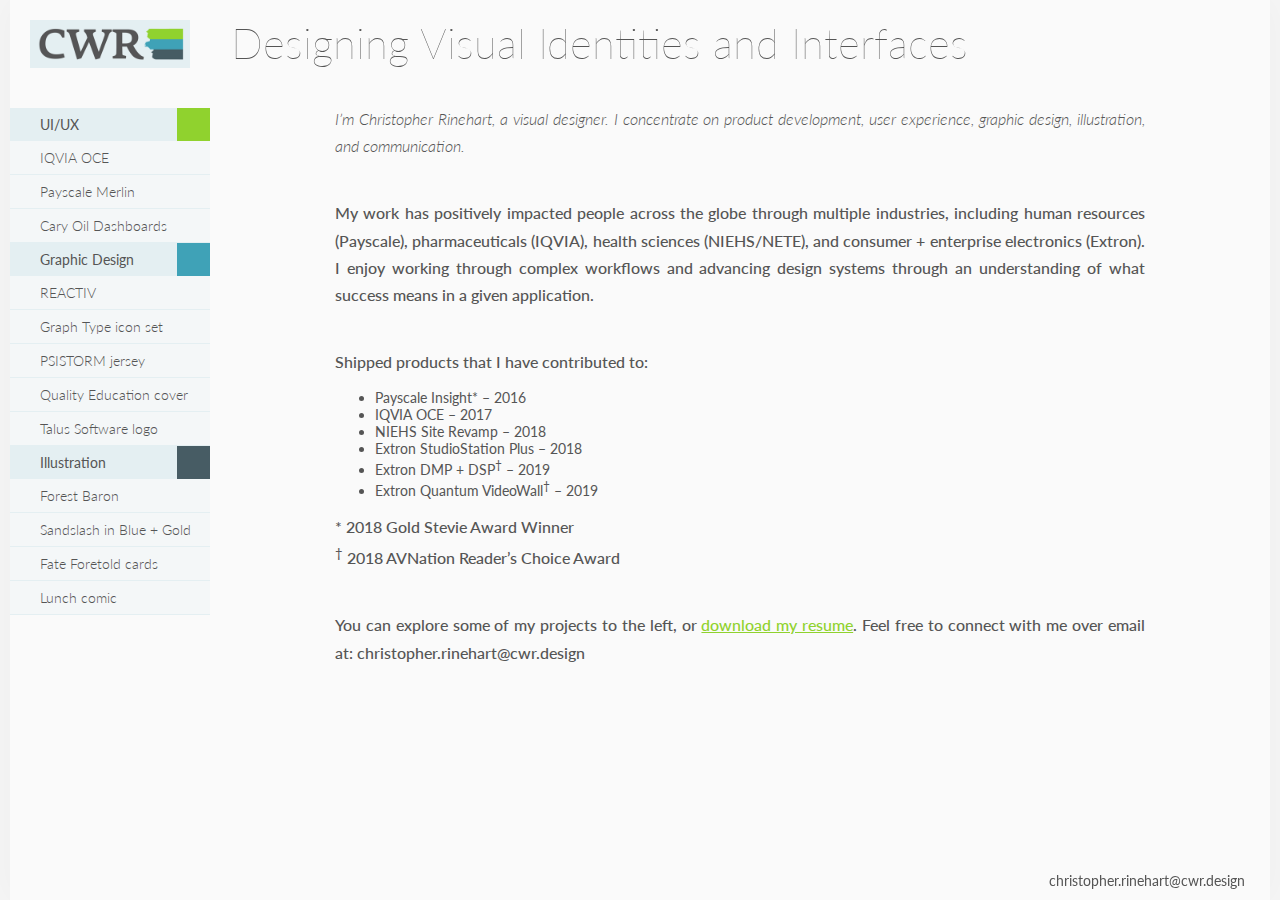
<file: index.html>
<!doctype html>
<html lang="en">
  <head>
    <meta charset="utf-8">
    <meta http-equiv="x-ua-compatible" content="ie=edge">
    <title>CWR Design</title>
    <meta name="description" content="
      Designing visual identities and interfaces.
      The design portfolio of Christopher Rinehart, a graphic designer and front end developer with experience
      working with SaaS applications and visual brand development.
    ">
    <meta property="og:image" content="http://cwr.design/img/logo__brand--400x120.png">
    <meta name="viewport" content="width=device-width, initial-scale=1">
    
    <link rel="manifest" href="site.webmanifest">
    <link rel="apple-touch-icon" href="icon.png">
    
    <link rel="stylesheet" href="css/base.css">
    <link rel="stylesheet" href="./css/mediaQuery/mq--base.css">
    <link rel="stylesheet" href="./css/mediaQuery/mq--home.css">
  
    <script src="js/jquery-3.2.1.min.js"></script>
    <script defer src="js/main.js"></script>
    <script defer src="js/packs/solid.js"></script>
    <script defer src="js/fontawesome.js"></script>
  </head>
<body>
<!--[if lte IE 9]>
    <p class="browserupgrade">You are using an <strong>outdated</strong> browser. Please <a href="https://browsehappy.com/">upgrade your browser</a> to improve your experience and security.</p>
<![endif]-->

<div class="div__container">

  <div class="mobile__nav">
    <div class="mobile__row--navHeader">
      <div class="mobile__container--menuIcon">
        <i class="fas fa-list mobile__icon--menu" data-fa-transform="grow-7"></i>
      </div>
      <div class="mobile__container--brand">
        <div class="div__container--logoLink">
          <a href="http://cwr.design/index.html">
            <img class="mobile__img--brandLogo"
                 src="img/logo__brand--400x120.png">
          </a>
        </div>
      </div>
    </div>
    <div class="div__container--navListMobile">
      <div class="nav__list nav__list--uiux">
        <span class="span__nav--title">UI/UX</span>
        <div class="span__headingBlock span__headingBlock--green"></div>
      </div>
      <a class="nav__listItem nav__listItem--quintilesIMS"
         href="http://cwr.design/portfolio/uiux/iqviaOCE.html">
        IQVIA OCE
      </a>
      <a class="nav__listItem nav__listItem--payscale"
         href="http://cwr.design/portfolio/uiux/payscaleMerlin.html">
        Payscale Merlin
      </a>
      <a class="nav__listItem nav__listItem--caryOil"
         href="http://cwr.design/portfolio/uiux/caryOil.html">
        Cary Oil Dashboards
      </a>
  
      <div class="nav__list nav__list--graphicDesign">
        <span class="span__nav--title">Graphic Design</span>
        <div class="span__headingBlock span__headingBlock--blue"></div>
      </div>
      <a class="nav__listItem nav__listItem--reactiv"
         href="http://cwr.design/portfolio/graphicDesign/reactiv.html">
        REACTIV
      </a>
      <a class="nav__listItem nav__listItem--graphIcons"
         href="http://cwr.design/portfolio/graphicDesign/graphIcons.html">
        Graph Type icon set
      </a>
      <a class="nav__listItem nav__listItem--psistorm"
         href="http://cwr.design/portfolio/graphicDesign/psistorm.html">
        PSISTORM jersey
      </a>
      <a class="nav__listItem nav__listItem--qualityEducation"
         href="http://cwr.design/portfolio/graphicDesign/qualityEducation.html">
        Quality Education cover
      </a>
      <a class="nav__listItem nav__listItem--talus"
         href="http://cwr.design/portfolio/graphicDesign/talus.html">
        Talus Software logo
      </a>
  
      <div class="nav__list nav__list--illustration">
        <span class="span__nav--title">Illustration</span>
        <div class="span__headingBlock span__headingBlock--slate"></div>
      </div>
      <a class="nav__listItem nav__listItem--forestBaron"
         href="http://cwr.design/portfolio/illustration/forestBaron.html">
        Forest Baron
      </a>
      <a class="nav__listItem nav__listItem--sandslash"
         href="http://cwr.design/portfolio/illustration/sandslash.html">
        Sandslash in Blue + Gold
      </a>
      <a class="nav__listItem nav__listItem--fateForetold"
         href="http://cwr.design/portfolio/illustration/fateForetold.html">
        Fate Foretold cards
      </a>
      <a class="nav__listItem nav__listItem--lunch"
         href="http://cwr.design/portfolio/illustration/lunch.html">
        Lunch comic
      </a>
    </div>
  </div>
  
  <div class="col__nav--site">
    <a class="link--logo" href="http://cwr.design/index.html">
      <img class="img--brandLogo" src="img/logo__brand--400x120.png" />
    </a>
    <div class="div__container--navLists">
      <div class="nav__list nav__list--uiux">
        <span class="span__nav--title">UI/UX</span>
        <div class="span__headingBlock span__headingBlock--green"></div>
      </div>
      <a class="nav__listItem nav__listItem--quintilesIMS"
         href="http://cwr.design/portfolio/uiux/iqviaOCE.html">
        IQVIA OCE
      </a>
      <a class="nav__listItem nav__listItem--payscale"
         href="http://cwr.design/portfolio/uiux/payscaleMerlin.html">
        Payscale Merlin
      </a>
      <a class="nav__listItem nav__listItem--caryOil"
         href="http://cwr.design/portfolio/uiux/caryOil.html">
        Cary Oil Dashboards
      </a>
  
      <div class="nav__list nav__list--graphicDesign">
        <span class="span__nav--title">Graphic Design</span>
        <div class="span__headingBlock span__headingBlock--blue"></div>
      </div>
      <a class="nav__listItem nav__listItem--reactiv"
         href="http://cwr.design/portfolio/graphicDesign/reactiv.html">
        REACTIV
      </a>
      <a class="nav__listItem nav__listItem--graphIcons"
         href="http://cwr.design/portfolio/graphicDesign/graphIcons.html">
        Graph Type icon set
      </a>
      <a class="nav__listItem nav__listItem--psistorm"
         href="http://cwr.design/portfolio/graphicDesign/psistorm.html">
        PSISTORM jersey
      </a>
      <a class="nav__listItem nav__listItem--qualityEducation"
         href="http://cwr.design/portfolio/graphicDesign/qualityEducation.html">
        Quality Education cover
      </a>
      <a class="nav__listItem nav__listItem--talus"
         href="http://cwr.design/portfolio/graphicDesign/talus.html">
        Talus Software logo
      </a>
  
      <div class="nav__list nav__list--illustration">
        <span class="span__nav--title">Illustration</span>
        <div class="span__headingBlock span__headingBlock--slate"></div>
      </div>
      <a class="nav__listItem nav__listItem--forestBaron"
         href="http://cwr.design/portfolio/illustration/forestBaron.html">
        Forest Baron
      </a>
      <a class="nav__listItem nav__listItem--sandslash"
         href="http://cwr.design/portfolio/illustration/sandslash.html">
        Sandslash in Blue + Gold
      </a>
      <a class="nav__listItem nav__listItem--fateForetold"
         href="http://cwr.design/portfolio/illustration/fateForetold.html">
        Fate Foretold cards
      </a>
      <a class="nav__listItem nav__listItem--lunch"
         href="http://cwr.design/portfolio/illustration/lunch.html">
        Lunch comic
      </a>
  
    </div>
  </div>
  
  <div class="col__content">
    <div class="row--pageHeader">
      <h1 class="heading--pageTitle">Designing Visual Identities and Interfaces</h1>
    </div>
    <div class="row--pageContent">
     
      <div class="col--introText div--homeColumn">
        <p class="text--introduction">
          I’m Christopher Rinehart, a visual designer. I concentrate on product development, user experience,
          graphic design, illustration, and communication.
        </p>
        <p class="text--description" style="margin-top: 40px;">
          My work has positively impacted people across the globe through multiple industries, including human resources
          (Payscale), pharmaceuticals (IQVIA), health sciences (NIEHS/NETE), and consumer + enterprise electronics (Extron).
          I enjoy working through complex workflows and advancing design systems through an understanding of what success
          means in a given application.
        </p>
        <p class="text--description" style="margin-top: 40px;">
          Shipped products that I have contributed to:
        </p>
        <ul>
          <li>Payscale Insight* – 2016</li>
          <li>IQVIA OCE – 2017</li>
          <li>NIEHS Site Revamp – 2018</li>
          <li>Extron StudioStation Plus – 2018</li>
          <li>Extron DMP + DSP<sup>†</sup> – 2019</li>
          <li>Extron Quantum VideoWall<sup>†</sup>  – 2019</li>
        </ul>
          <p>* 2018 Gold Stevie Award Winner </br>
          <sup>†</sup> 2018 AVNation Reader’s Choice Award</p>
        <p class="text--description" style="margin-top: 40px;">
          You can explore some of my projects to the left, or
          <a class="link link--resume" href="./doc/resume--cwr--forWeb.pdf">
            download my resume</a>.
          
          Feel free to connect with me over email at: christopher.rinehart@cwr.design
        </p>
      </div>
    </div>
    <div class="row__footer">
      <span class="span--emailContact">christopher.rinehart@cwr.design</span>
      <span class="span--versionCount"></span>
    </div>
  </div>
</div>




  <!-- potentially replace scripts -->
  <!--
  <script src="js/vendor/modernizr-3.5.0.min.js"></script>
  <script src="https://code.jquery.com/jquery-3.2.1.min.js" integrity="sha256-hwg4gsxgFZhOsEEamdOYGBf13FyQuiTwlAQgxVSNgt4=" crossorigin="anonymous"></script>
  <script>window.jQuery || document.write('<script src="js/vendor/jquery-3.2.1.min.js"><\/script>')</script>
  <script src="js/plugins.js"></script>
  <script src="js/main.js"></script>
  -->

  <!-- Google Analytics: change UA-XXXXX-Y to be your site's ID. -->
  <script>
      window.ga=function(){ga.q.push(arguments)};ga.q=[];ga.l=+new Date;
      ga('create','UA-XXXXX-Y','auto');ga('send','pageview')
  </script>
  <script src="https://www.google-analytics.com/analytics.js" async defer></script>
</body>
</html>
</file>
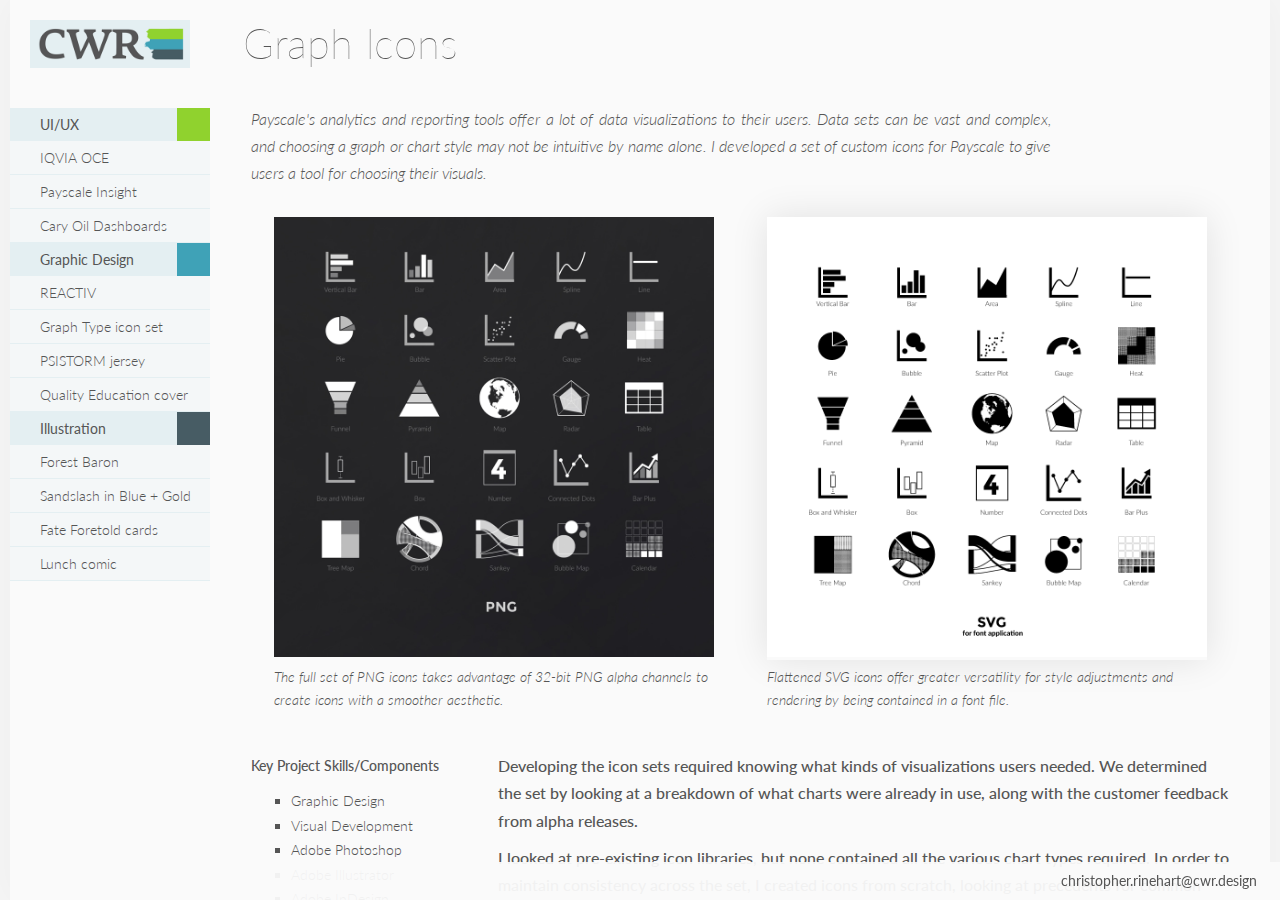
<file: portfolio/graphicDesign/graphIcons.html>
<!doctype html>
<html lang="en">
<head>
  <meta charset="utf-8">
  <meta http-equiv="x-ua-compatible" content="ie=edge">
  <title>CWR Design - Graph Icons</title>
  <meta name="description" content="
      Designing visual identities and interfaces.
      The design portfolio of Christopher Rinehart, a graphic designer and front end developer with experience
      working with SaaS applications and visual brand development.
    ">
  <meta name="viewport" content="width=device-width, initial-scale=1">
  <link rel="manifest" href="site.webmanifest">
  <link rel="apple-touch-icon" href="icon.png">
  
  <link rel="stylesheet" href="../../css/framework/mini.css">
  <link rel="stylesheet" href="../../css/base.css">
  <link rel="stylesheet" href="../../css/graphIcons.css">
  <link rel="stylesheet" href="../../css/lightbox.css">
  
  <link rel="stylesheet" href="../../css/mediaQuery/mq--base.css">
  <link rel="stylesheet" href="../../css/mediaQuery/mq--graphIcons.css">
  
  <script src="../../js/jquery-3.2.1.min.js"></script>
  <script src="../../js/jquery-ui.min.js"></script> <!-- only used for easing -->
  <script src="../../js/lightbox.js"></script>
  <script defer src="../../js/main.js"></script>
  <script defer src="../../js/packs/solid.js"></script>
  <script defer src="../../js/fontawesome.js"></script>
  
</head>
<body>
<!--[if lte IE 9]>
<p class="browserupgrade">You are using an <strong>outdated</strong> browser. Please <a href="https://browsehappy.com/">upgrade your browser</a> to improve your experience and security.</p>
<![endif]-->

<div class="div__container">
  
  <div class="mobile__nav">
    <div class="mobile__row--navHeader">
      <div class="mobile__container--menuIcon">
        <i class="fas fa-list mobile__icon--menu" data-fa-transform="grow-7"></i>
      </div>
      <div class="mobile__container--brand">
        <div class="div__container--logoLink">
          <a href="http://cwr.design/index.html">
            <img class="mobile__img--brandLogo"
                 src="../../img/logo__brand--400x120.png">
          </a>
        </div>
      </div>
    </div>
    <div class="div__container--navListMobile">
      <div class="nav__list nav__list--uiux">
        <span class="span__nav--title">UI/UX</span>
        <div class="span__headingBlock span__headingBlock--green"></div>
      </div>
      <a class="nav__listItem nav__listItem--quintilesIMS"
         href="http://cwr.design/portfolio/uiux/iqviaOCE.html">
        IQVIA OCE
      </a>
      <a class="nav__listItem nav__listItem--payscale"
         href="http://cwr.design/portfolio/uiux/payscaleMerlin.html">
        Payscale Insight
      </a>
      <a class="nav__listItem nav__listItem--caryOil"
         href="http://cwr.design/portfolio/uiux/caryOil.html">
        Cary Oil Dashboards
      </a>
      
      <div class="nav__list nav__list--graphicDesign">
        <span class="span__nav--title">Graphic Design</span>
        <div class="span__headingBlock span__headingBlock--blue"></div>
      </div>
      <a class="nav__listItem nav__listItem--reactiv"
         href="http://cwr.design/portfolio/graphicDesign/reactiv.html">
        REACTIV
      </a>
      <a class="nav__listItem nav__listItem--graphIcons"
         href="http://cwr.design/portfolio/graphicDesign/graphIcons.html">
        Graph Type icon set
      </a>
      <a class="nav__listItem nav__listItem--psistorm"
         href="http://cwr.design/portfolio/graphicDesign/psistorm.html">
        PSISTORM jersey
      </a>
      <a class="nav__listItem nav__listItem--qualityEducation"
         href="http://cwr.design/portfolio/graphicDesign/qualityEducation.html">
        Quality Education cover
      </a>
      
      <div class="nav__list nav__list--illustration">
        <span class="span__nav--title">Illustration</span>
        <div class="span__headingBlock span__headingBlock--slate"></div>
      </div>
      <a class="nav__listItem nav__listItem--forestBaron"
         href="http://cwr.design/portfolio/illustration/forestBaron.html">
        Forest Baron
      </a>
      <a class="nav__listItem nav__listItem--sandslash"
         href="http://cwr.design/portfolio/illustration/sandslash.html">
        Sandslash in Blue + Gold
      </a>
      <a class="nav__listItem nav__listItem--fateForetold"
         href="http://cwr.design/portfolio/illustration/fateForetold.html">
        Fate Foretold cards
      </a>
      <a class="nav__listItem nav__listItem--lunch"
         href="http://cwr.design/portfolio/illustration/lunch.html">
        Lunch comic
      </a>
    </div>
  </div>
  
  <div class="col__nav--site">
    <a class="link--logo" href="http://cwr.design/index.html">
      <img class="img--brandLogo" src="../../img/logo__brand--400x120.png" />
    </a>
    <div class="div__container--navLists">
      <div class="nav__list nav__list--uiux">
        <span class="span__nav--title">UI/UX</span>
        <div class="span__headingBlock span__headingBlock--green"></div>
      </div>
      <a class="nav__listItem nav__listItem--quintilesIMS"
         href="http://cwr.design/portfolio/uiux/iqviaOCE.html">
        IQVIA OCE
      </a>
      <a class="nav__listItem nav__listItem--payscale"
         href="http://cwr.design/portfolio/uiux/payscaleMerlin.html">
        Payscale Insight
      </a>
      <a class="nav__listItem nav__listItem--caryOil"
         href="http://cwr.design/portfolio/uiux/caryOil.html">
        Cary Oil Dashboards
      </a>
      
      <div class="nav__list nav__list--graphicDesign">
        <span class="span__nav--title">Graphic Design</span>
        <div class="span__headingBlock span__headingBlock--blue"></div>
      </div>
      <a class="nav__listItem nav__listItem--reactiv"
         href="http://cwr.design/portfolio/graphicDesign/reactiv.html">
        REACTIV
      </a>
      <a class="nav__listItem nav__listItem--graphIcons"
         href="http://cwr.design/portfolio/graphicDesign/graphIcons.html">
        Graph Type icon set
      </a>
      <a class="nav__listItem nav__listItem--psistorm"
         href="http://cwr.design/portfolio/graphicDesign/psistorm.html">
        PSISTORM jersey
      </a>
      <a class="nav__listItem nav__listItem--qualityEducation"
         href="http://cwr.design/portfolio/graphicDesign/qualityEducation.html">
        Quality Education cover
      </a>
      
      <div class="nav__list nav__list--illustration">
        <span class="span__nav--title">Illustration</span>
        <div class="span__headingBlock span__headingBlock--slate"></div>
      </div>
      <a class="nav__listItem nav__listItem--forestBaron"
         href="http://cwr.design/portfolio/illustration/forestBaron.html">
        Forest Baron
      </a>
      <a class="nav__listItem nav__listItem--sandslash"
         href="http://cwr.design/portfolio/illustration/sandslash.html">
        Sandslash in Blue + Gold
      </a>
      <a class="nav__listItem nav__listItem--fateForetold"
         href="http://cwr.design/portfolio/illustration/fateForetold.html">
        Fate Foretold cards
      </a>
      <a class="nav__listItem nav__listItem--lunch"
         href="http://cwr.design/portfolio/illustration/lunch.html">
        Lunch comic
      </a>
    
    </div>
  </div>

  <!-- and we start use of mini.css here -->
  <div class="col__content">

    <div class="container">

      <!-- title -->
      <div class="row">
        <div class="col-sm-12 row--pageHeader">
          <h1 class="heading--pageTitle">Graph Icons</h1>
        </div>
      </div>

      <!-- subtitle -->
      <div class="row row--pageContent">
        <div class="col-sm-12">
          <div class="row--introText">
            <p class="text--introduction">
              Payscale's analytics and reporting tools offer a lot of data visualizations to their users. Data sets can be vast
              and complex, and choosing a graph or chart style may not be intuitive by name alone. I developed a set of custom icons
              for Payscale to give users a tool for choosing their visuals.
            </p>
          </div>
        </div>
      </div>

      <!-- finish icons -->
      <div class="row">
        <!-- first -->
        <div class="col-sm-12 col-md-6 col-lg-6">
          <div class="container_graphIcons-heroes">
            <a class="img__graphIcons img__graphIcons--png has-lightbox" href="../../img/graphIcons/img__graphIcons--pngs.jpeg" data-lightbox="reactiv" data-title="The full set of PNG icons takes advantage of 32-bit PNG alpha channels to create icons with a smoother aesthetic." alt="set of icons depicting various graph types in png format">
              <img class="lightbox-icon" src="../../img/lightbox/indicator-forDarkImages.png"/>
                <img src="../../img/graphIcons/img__graphIcons--pngs.jpeg" width="100%" alt="set of icons depicting various graph types in png format"/>
            </a>
            <!-- caption -->
            <p class="text--imageCaption">
              The full set of PNG icons takes advantage of
              32-bit PNG alpha channels to create icons with a smoother aesthetic.
            </p>
          </div>
        </div>

          <!-- second -->
        <div class="col-sm-12 col-md-6 col-lg-6">
          <div class="container_graphIcons-heroes">
            <a class="img__graphIcons img__graphIcons--svg has-lightbox" href="../../img/graphIcons/img__graphIcons--svgs.jpeg" data-lightbox="reactiv" data-title="Flattened SVG icons offer greater versatility for style adjustments and rendering by being contained in a font file." alt="set of icons depicting various graph types in svg format">
              <img class="lightbox-icon" src="../../img/lightbox/indicator.png"/>
                <img src="../../img/graphIcons/img__graphIcons--svgs.jpeg" width="100%" alt="set of icons depicting various graph types in svg format"/>
            </a>
            <!-- caption -->
            <p class="text--imageCaption">
              Flattened SVG icons offer greater versatility for style adjustments and rendering by being
              contained in a font file.
            </p>
          </div>
        </div>          
      </div>


      <!-- key skills and description --> 
      <div class="row" style="margin-top: 40px;">

        <!-- key skills -->
        <div class="col-sm-12 col-lg-3">
          <div class="col__caryOil--keyProjectSkills">
            <h4 class="heading__list--keyProjectSkills">Key Project Skills/Components</h4>
            <ul class="list--keySkills">
              <li class="listItem--skill">Graphic Design</li>
              <li class="listItem--skill">Visual Development</li>
              <li class="listItem--skill">Adobe Photoshop</li>
              <li class="listItem--skill">Adobe Illustrator</li>
              <li class="listItem--skill">Adobe InDesign</li>
            </ul>
          </div>
        </div>

        <!-- description -->
        <div class="col-sm-12 col-lg-9">
          <p class="text--description">
            Developing the icon sets required knowing what kinds of visualizations users needed. We determined the set
            by looking at a breakdown of what charts were already in use, along with the customer feedback from alpha releases.
          </p>
          <p class="text--description text__graph--secondary">
            I looked at pre-existing icon libraries, but none contained all the various
            chart types required. In order to maintain consistency across the set, I created icons from scratch,
            looking at precedents for common graph types, or simplifying the forms of more obscure charts and testing to
            see if they were recognizable by the customers.
          </p>
        </div>
      </div>

      <!-- detail shots -->
      <div class="row" style="margin-top: 40px;">

        <!-- first --> 
        <div class="col-md-4">
          <img class="img__graphIcon img__graphIcon--sankey"
               src="../../img/graphIcons/img__graphIcons--sankey.jpg"
               alt="A close up of the sankey graph type icon" />
          <p class="text--imageCaption">
            A detail of the sankey icon.
          </p>
        </div>

        <!-- second -->
        <div class="col-md-4">
          <img class="img__graphIcon img__graphIcon--chord"
               src="../../img/graphIcons/img__graphIcons--chord.jpeg"
               alt="A close up of the chord graph type icon" />
          <p class="text--imageCaption">
            A detail of the chord icon.
          </p>          
        </div>        

        <!-- third -->
        <div class="col-md-4">
          <img class="img__graphIcon img__graphIcon--bar"
               src="../../img/graphIcons/img__graphIcons--bar.jpeg"
               alt="A close up of the bar graph type icon" />
          <p class="text--imageCaption">
            A detail of the bar icon.
          </p>          
        </div>
      </div>


      <div class="row__footer">
        <span class="span--emailContact">christopher.rinehart@cwr.design</span>
        <span class="span--versionCount"></span>
      </div>
    </div>
    <!-- done -->




    


  </div>
</div>




<!-- potentially replace scripts -->
<!--
<script src="js/vendor/modernizr-3.5.0.min.js"></script>
<script src="https://code.jquery.com/jquery-3.2.1.min.js" integrity="sha256-hwg4gsxgFZhOsEEamdOYGBf13FyQuiTwlAQgxVSNgt4=" crossorigin="anonymous"></script>
<script>window.jQuery || document.write('<script src="js/vendor/jquery-3.2.1.min.js"><\/script>')</script>
<script src="js/plugins.js"></script>
<script src="js/main.js"></script>
-->

<!-- Google Analytics: change UA-XXXXX-Y to be your site's ID. -->
<script>
  window.ga=function(){ga.q.push(arguments)};ga.q=[];ga.l=+new Date;
  ga('create','UA-XXXXX-Y','auto');ga('send','pageview')
</script>
<script src="https://www.google-analytics.com/analytics.js" async defer></script>
</body>
</html>
</file>
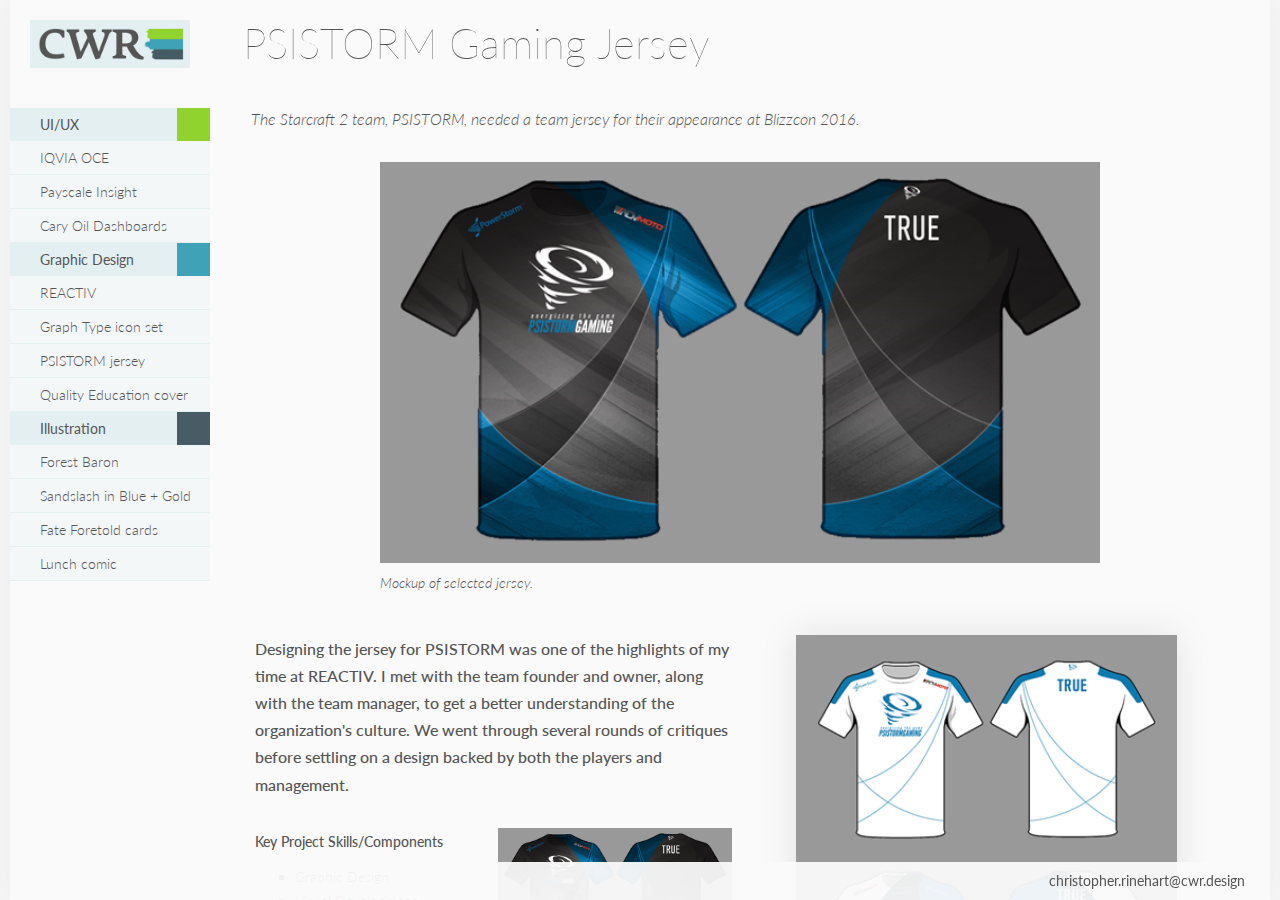
<file: portfolio/graphicDesign/psistorm.html>
<!doctype html>
<html lang="en">
<head>
  <meta charset="utf-8">
  <meta http-equiv="x-ua-compatible" content="ie=edge">
  <title>CWR Design - PSISTORM jersey</title>
  <meta name="description" content="
      Designing visual identities for interfaces.
      The design portfolio of Christopher Rinehart, a graphic designer and front end developer with experience
      working with SaaS applications and visual brand development.
    ">
  <meta name="viewport" content="width=device-width, initial-scale=1">
  <link rel="manifest" href="site.webmanifest">
  <link rel="apple-touch-icon" href="icon.png">
  
  <link rel="stylesheet" href="../../css/framework/mini.css">
  <link rel="stylesheet" href="../../css/base.css">
  <link rel="stylesheet" href="../../css/psistorm.css">
  <link rel="stylesheet" href="../../css/lightbox.css">

  <link rel="stylesheet" href="../../css/mediaQuery/mq--base.css">
  <link rel="stylesheet" href="../../css/mediaQuery/mq--psistorm.css">
  
  <script src="../../js/jquery-3.2.1.min.js"></script>
  <script src="../../js/jquery-ui.min.js"></script> <!-- only used for easing -->
  <script src="../../js/lightbox.js"></script>
  <script defer src="../../js/main.js"></script>
  <script defer src="../../js/packs/solid.js"></script>
  <script defer src="../../js/fontawesome.js"></script>
  
</head>
<body>
<!--[if lte IE 9]>
<p class="browserupgrade">You are using an <strong>outdated</strong> browser. Please <a href="https://browsehappy.com/">upgrade your browser</a> to improve your experience and security.</p>
<![endif]-->

<div class="div__container">
  
  <div class="mobile__nav">
    <div class="mobile__row--navHeader">
      <div class="mobile__container--menuIcon">
        <i class="fas fa-list mobile__icon--menu" data-fa-transform="grow-7"></i>
      </div>
      <div class="mobile__container--brand">
        <div class="div__container--logoLink">
          <a href="http://cwr.design/index.html">
            <img class="mobile__img--brandLogo"
                 src="../../img/logo__brand--400x120.png">
          </a>
        </div>
      </div>
    </div>
    <div class="div__container--navListMobile">
      <div class="nav__list nav__list--uiux">
        <span class="span__nav--title">UI/UX</span>
        <div class="span__headingBlock span__headingBlock--green"></div>
      </div>
      <a class="nav__listItem nav__listItem--quintilesIMS"
         href="http://cwr.design/portfolio/uiux/iqviaOCE.html">
        IQVIA OCE
      </a>
      <a class="nav__listItem nav__listItem--payscale"
         href="http://cwr.design/portfolio/uiux/payscaleMerlin.html">
        Payscale Insight
      </a>
      <a class="nav__listItem nav__listItem--caryOil"
         href="http://cwr.design/portfolio/uiux/caryOil.html">
        Cary Oil Dashboards
      </a>
      
      <div class="nav__list nav__list--graphicDesign">
        <span class="span__nav--title">Graphic Design</span>
        <div class="span__headingBlock span__headingBlock--blue"></div>
      </div>
      <a class="nav__listItem nav__listItem--reactiv"
         href="http://cwr.design/portfolio/graphicDesign/reactiv.html">
        REACTIV
      </a>
      <a class="nav__listItem nav__listItem--graphIcons"
         href="http://cwr.design/portfolio/graphicDesign/graphIcons.html">
        Graph Type icon set
      </a>
      <a class="nav__listItem nav__listItem--psistorm"
         href="http://cwr.design/portfolio/graphicDesign/psistorm.html">
        PSISTORM jersey
      </a>
      <a class="nav__listItem nav__listItem--qualityEducation"
         href="http://cwr.design/portfolio/graphicDesign/qualityEducation.html">
        Quality Education cover
      </a>
      
      <div class="nav__list nav__list--illustration">
        <span class="span__nav--title">Illustration</span>
        <div class="span__headingBlock span__headingBlock--slate"></div>
      </div>
      <a class="nav__listItem nav__listItem--forestBaron"
         href="http://cwr.design/portfolio/illustration/forestBaron.html">
        Forest Baron
      </a>
      <a class="nav__listItem nav__listItem--sandslash"
         href="http://cwr.design/portfolio/illustration/sandslash.html">
        Sandslash in Blue + Gold
      </a>
      <a class="nav__listItem nav__listItem--fateForetold"
         href="http://cwr.design/portfolio/illustration/fateForetold.html">
        Fate Foretold cards
      </a>
      <a class="nav__listItem nav__listItem--lunch"
         href="http://cwr.design/portfolio/illustration/lunch.html">
        Lunch comic
      </a>
    </div>
  </div>
  
  <div class="col__nav--site">
    <a class="link--logo" href="http://cwr.design/index.html">
      <img class="img--brandLogo" src="../../img/logo__brand--400x120.png" />
    </a>
    <div class="div__container--navLists">
      <div class="nav__list nav__list--uiux">
        <span class="span__nav--title">UI/UX</span>
        <div class="span__headingBlock span__headingBlock--green"></div>
      </div>
      <a class="nav__listItem nav__listItem--quintilesIMS"
         href="http://cwr.design/portfolio/uiux/iqviaOCE.html">
        IQVIA OCE
      </a>
      <a class="nav__listItem nav__listItem--payscale"
         href="http://cwr.design/portfolio/uiux/payscaleMerlin.html">
        Payscale Insight
      </a>
      <a class="nav__listItem nav__listItem--caryOil"
         href="http://cwr.design/portfolio/uiux/caryOil.html">
        Cary Oil Dashboards
      </a>
      
      <div class="nav__list nav__list--graphicDesign">
        <span class="span__nav--title">Graphic Design</span>
        <div class="span__headingBlock span__headingBlock--blue"></div>
      </div>
      <a class="nav__listItem nav__listItem--reactiv"
         href="http://cwr.design/portfolio/graphicDesign/reactiv.html">
        REACTIV
      </a>
      <a class="nav__listItem nav__listItem--graphIcons"
         href="http://cwr.design/portfolio/graphicDesign/graphIcons.html">
        Graph Type icon set
      </a>
      <a class="nav__listItem nav__listItem--psistorm"
         href="http://cwr.design/portfolio/graphicDesign/psistorm.html">
        PSISTORM jersey
      </a>
      <a class="nav__listItem nav__listItem--qualityEducation"
         href="http://cwr.design/portfolio/graphicDesign/qualityEducation.html">
        Quality Education cover
      </a>
      
      <div class="nav__list nav__list--illustration">
        <span class="span__nav--title">Illustration</span>
        <div class="span__headingBlock span__headingBlock--slate"></div>
      </div>
      <a class="nav__listItem nav__listItem--forestBaron"
         href="http://cwr.design/portfolio/illustration/forestBaron.html">
        Forest Baron
      </a>
      <a class="nav__listItem nav__listItem--sandslash"
         href="http://cwr.design/portfolio/illustration/sandslash.html">
        Sandslash in Blue + Gold
      </a>
      <a class="nav__listItem nav__listItem--fateForetold"
         href="http://cwr.design/portfolio/illustration/fateForetold.html">
        Fate Foretold cards
      </a>
      <a class="nav__listItem nav__listItem--lunch"
         href="http://cwr.design/portfolio/illustration/lunch.html">
        Lunch comic
      </a>
    
    </div>
  </div>


  <!-- and we start use of mini.css here -->
  <div class="col__content">
    
    <div class="container">

      <!-- title -->
      <div class="row">
        <div class="col-sm-12 row--pageHeader">
          <h1 class="heading--pageTitle">PSISTORM Gaming Jersey</h1>
        </div>
      </div>

      <!-- subtitle -->
      <div class="row">
        <div class="col-sm-12 row--pageContent">
          <div class="row--introText">
            <p class="text--introduction">
              The Starcraft 2 team, PSISTORM, needed a team jersey for their appearance at Blizzcon 2016.
            </p>
          </div>          
        </div>
      </div>

      <!-- finished jersey -->
      <div class="row">
        <div class="col-sm-12">
          <div class="row--projectImage">
            <a class="img__psistorm img__psistorm--jerseyMockup has-lightbox" href="../../img/psistorm/img__psistorm--jerseyMockup.png" data-lightbox="psistorm" data-title="Mockup of selected jersey." alt="the jersey mockup with a basic rendering of the front and back">
              <img class="lightbox-icon" src="../../img/lightbox/indicator.png"/>
                <img src="../../img/psistorm/img__psistorm--jerseyMockup.png" width="100%" alt="the jersey mockup with a basic rendering of the front and back"/>
            </a>
            <p class="text--imageCaption">
              Mockup of selected jersey.
            </p>
          </div>          
        </div>
      </div>

      <!-- description, key skills, finished project and draft images -->
      <div class="row row--projectDescription" style="margin-top: 40px;">
        <!-- description, key skills -->
        <div class="col-sm-6">

          <!-- descrption -->
          <div class="row">
            <div class="col-sm-12">
              <p class="text--description">
                Designing the jersey for PSISTORM was one of the highlights of my time at REACTIV. I met with the
                team founder and owner, along with the team manager, to get a better understanding of the organization's
                culture. We went through several rounds of critiques before settling on a design backed by both
                the players and management.
              </p>
            </div>
          </div>

          <!-- key skills and finished project -->
          <div class="row" style="margin-top: 20px;">

            <!-- key skills -->
            <div class="col-sm-6 col-lg-6 ">  
              <div class="col__psistorm--projectSkills">
                <h4 class="heading__list--keyProjectSkills">Key Project Skills/Components</h4>
                <ul class="list--keySkills">
                  <li class="listItem--skill">Graphic Design</li>
                  <li class="listItem--skill">Visual Development</li>
                  <li class="listItem--skill">Adobe Photoshop</li>
                  <li class="listItem--skill">Adobe Illustrator</li>
                </ul>
              </div>
            </div>

            <!-- finished project -->
            <div class="col-sm-12 col-lg-6">
              <a class="img__psistorm img__psistorm--cutJersey has-lightbox" href="../../img/psistorm/img__psistorm--jerseyCut.png" data-lightbox="psistorm" data-title="Print layout for approved design." alt="print layout for the jersey">
                  <img class="lightbox-icon" src="../../img/lightbox/indicator-forDarkImages.png"/>
                  <img src="../../img/psistorm/img__psistorm--jerseyMockup.png" width="100%" alt="print layout for the jersey"/>
              </a> 
            </div>
          </div>

          <!-- caption -->
          <div class="row">
            <div class="col-sm-12 col-lg-6 col-lg-offset-6">
              <p class="text--imageCaption text--jerseyPrintCaption">
                Print layout for approved design.
              </p>
            </div>            
          </div>

        </div>

        <!-- drafts images-->
        <div class="col-sm-6">
          <!-- images -->
          <div class="row">
            <div class="col-sm-12 ">
              <a class="img__psistorm img__psistorm--iterations has-lightbox" href="../../img/psistorm/img__psistorm--iterations.png" data-lightbox="psistorm" data-title="Set of other finalist iterations." alt="a small set of all finalist iterations for the jersey">
                <img class="lightbox-icon" src="../../img/lightbox/indicator.png"/>
                <img src="../../img/psistorm/img__psistorm--iterations.png" width="100%" alt="a small set of all finalist iterations for the jersey"/>
              </a>               
            </div>
          </div>

          <!-- caption -->
          <div class="row">
            <div class="col-sm-9 col-md-12 psi_offset">
              <p class="text--imageCaption">
                Set of other finalist iterations.
              </p>              
            </div>
          </div>          

        </div>
      </div>


    </div>
    <!-- done -->

    <div class="row__footer">
      <span class="span--emailContact">christopher.rinehart@cwr.design</span>
      <span class="span--versionCount"></span>
    </div>
  </div>
</div>




<!-- potentially replace scripts -->
<!--
<script src="js/vendor/modernizr-3.5.0.min.js"></script>
<script src="https://code.jquery.com/jquery-3.2.1.min.js" integrity="sha256-hwg4gsxgFZhOsEEamdOYGBf13FyQuiTwlAQgxVSNgt4=" crossorigin="anonymous"></script>
<script>window.jQuery || document.write('<script src="js/vendor/jquery-3.2.1.min.js"><\/script>')</script>
<script src="js/plugins.js"></script>
<script src="js/main.js"></script>
-->

<!-- Google Analytics: change UA-XXXXX-Y to be your site's ID. -->
<script>
  window.ga=function(){ga.q.push(arguments)};ga.q=[];ga.l=+new Date;
  ga('create','UA-XXXXX-Y','auto');ga('send','pageview')
</script>
<script src="https://www.google-analytics.com/analytics.js" async defer></script>
</body>
</html>
</file>
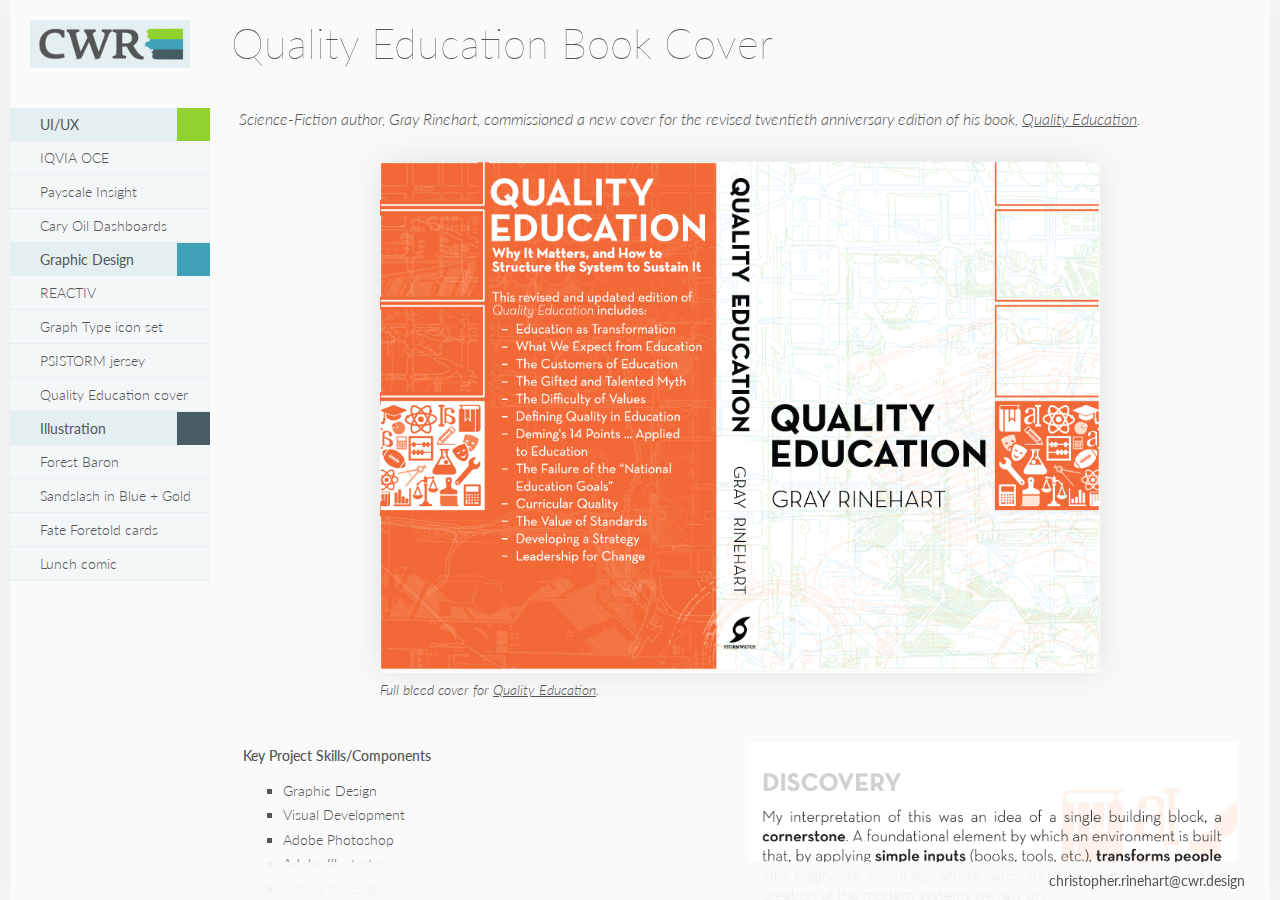
<file: portfolio/graphicDesign/qualityEducation.html>
<!doctype html>
<html lang="en">
<head>
  <meta charset="utf-8">
  <meta http-equiv="x-ua-compatible" content="ie=edge">
  <title>CWR Design - Quality Education Book Cover</title>
  <meta name="description" content="
      Designing visual identities and interfaces.
      The design portfolio of Christopher Rinehart, a graphic designer and front end developer with experience
      working with SaaS applications and visual brand development.
    ">
  <meta name="viewport" content="width=device-width, initial-scale=1">
  <link rel="manifest" href="site.webmanifest">
  <link rel="apple-touch-icon" href="icon.png">
  
  <link rel="stylesheet" href="../../css/framework/mini.css">
  <link rel="stylesheet" href="../../css/base.css">
  <link rel="stylesheet" href="../../css/qualityEducation.css">
  <link rel="stylesheet" href="../../css/lightbox.css">

  <link rel="stylesheet" href="../../css/mediaQuery/mq--base.css">
  <link rel="stylesheet" href="../../css/mediaQuery/mq--education.css">
  
  <script src="../../js/jquery-3.2.1.min.js"></script>
  <script src="../../js/jquery-ui.min.js"></script> <!-- only used for easing -->
  <script src="../../js/lightbox.js"></script>
  <script defer src="../../js/main.js"></script>
  <script defer src="../../js/packs/solid.js"></script>
  <script defer src="../../js/fontawesome.js"></script>
  
</head>
<body>
<!--[if lte IE 9]>
<p class="browserupgrade">You are using an <strong>outdated</strong> browser. Please <a href="https://browsehappy.com/">upgrade your browser</a> to improve your experience and security.</p>
<![endif]-->

<div class="div__container">
  
  <div class="mobile__nav">
    <div class="mobile__row--navHeader">
      <div class="mobile__container--menuIcon">
        <i class="fas fa-list mobile__icon--menu" data-fa-transform="grow-7"></i>
      </div>
      <div class="mobile__container--brand">
        <div class="div__container--logoLink">
          <a href="http://cwr.design/index.html">
            <img class="mobile__img--brandLogo"
                 src="../../img/logo__brand--400x120.png">
          </a>
        </div>
      </div>
    </div>
    <div class="div__container--navListMobile">
      <div class="nav__list nav__list--uiux">
        <span class="span__nav--title">UI/UX</span>
        <div class="span__headingBlock span__headingBlock--green"></div>
      </div>
      <a class="nav__listItem nav__listItem--quintilesIMS"
         href="http://cwr.design/portfolio/uiux/iqviaOCE.html">
        IQVIA OCE
      </a>
      <a class="nav__listItem nav__listItem--payscale"
         href="http://cwr.design/portfolio/uiux/payscaleMerlin.html">
        Payscale Insight
      </a>
      <a class="nav__listItem nav__listItem--caryOil"
         href="http://cwr.design/portfolio/uiux/caryOil.html">
        Cary Oil Dashboards
      </a>
      
      <div class="nav__list nav__list--graphicDesign">
        <span class="span__nav--title">Graphic Design</span>
        <div class="span__headingBlock span__headingBlock--blue"></div>
      </div>
      <a class="nav__listItem nav__listItem--reactiv"
         href="http://cwr.design/portfolio/graphicDesign/reactiv.html">
        REACTIV
      </a>
      <a class="nav__listItem nav__listItem--graphIcons"
         href="http://cwr.design/portfolio/graphicDesign/graphIcons.html">
        Graph Type icon set
      </a>
      <a class="nav__listItem nav__listItem--psistorm"
         href="http://cwr.design/portfolio/graphicDesign/psistorm.html">
        PSISTORM jersey
      </a>
      <a class="nav__listItem nav__listItem--qualityEducation"
         href="http://cwr.design/portfolio/graphicDesign/qualityEducation.html">
        Quality Education cover
      </a>
      
      <div class="nav__list nav__list--illustration">
        <span class="span__nav--title">Illustration</span>
        <div class="span__headingBlock span__headingBlock--slate"></div>
      </div>
      <a class="nav__listItem nav__listItem--forestBaron"
         href="http://cwr.design/portfolio/illustration/forestBaron.html">
        Forest Baron
      </a>
      <a class="nav__listItem nav__listItem--sandslash"
         href="http://cwr.design/portfolio/illustration/sandslash.html">
        Sandslash in Blue + Gold
      </a>
      <a class="nav__listItem nav__listItem--fateForetold"
         href="http://cwr.design/portfolio/illustration/fateForetold.html">
        Fate Foretold cards
      </a>
      <a class="nav__listItem nav__listItem--lunch"
         href="http://cwr.design/portfolio/illustration/lunch.html">
        Lunch comic
      </a>
    </div>
  </div>
  
  <div class="col__nav--site">
    <a class="link--logo" href="http://cwr.design/index.html">
      <img class="img--brandLogo" src="../../img/logo__brand--400x120.png" />
    </a>
    <div class="div__container--navLists">
      <div class="nav__list nav__list--uiux">
        <span class="span__nav--title">UI/UX</span>
        <div class="span__headingBlock span__headingBlock--green"></div>
      </div>
      <a class="nav__listItem nav__listItem--quintilesIMS"
         href="http://cwr.design/portfolio/uiux/iqviaOCE.html">
        IQVIA OCE
      </a>
      <a class="nav__listItem nav__listItem--payscale"
         href="http://cwr.design/portfolio/uiux/payscaleMerlin.html">
        Payscale Insight
      </a>
      <a class="nav__listItem nav__listItem--caryOil"
         href="http://cwr.design/portfolio/uiux/caryOil.html">
        Cary Oil Dashboards
      </a>
      
      <div class="nav__list nav__list--graphicDesign">
        <span class="span__nav--title">Graphic Design</span>
        <div class="span__headingBlock span__headingBlock--blue"></div>
      </div>
      <a class="nav__listItem nav__listItem--reactiv"
         href="http://cwr.design/portfolio/graphicDesign/reactiv.html">
        REACTIV
      </a>
      <a class="nav__listItem nav__listItem--graphIcons"
         href="http://cwr.design/portfolio/graphicDesign/graphIcons.html">
        Graph Type icon set
      </a>
      <a class="nav__listItem nav__listItem--psistorm"
         href="http://cwr.design/portfolio/graphicDesign/psistorm.html">
        PSISTORM jersey
      </a>
      <a class="nav__listItem nav__listItem--qualityEducation"
         href="http://cwr.design/portfolio/graphicDesign/qualityEducation.html">
        Quality Education cover
      </a>
      
      <div class="nav__list nav__list--illustration">
        <span class="span__nav--title">Illustration</span>
        <div class="span__headingBlock span__headingBlock--slate"></div>
      </div>
      <a class="nav__listItem nav__listItem--forestBaron"
         href="http://cwr.design/portfolio/illustration/forestBaron.html">
        Forest Baron
      </a>
      <a class="nav__listItem nav__listItem--sandslash"
         href="http://cwr.design/portfolio/illustration/sandslash.html">
        Sandslash in Blue + Gold
      </a>
      <a class="nav__listItem nav__listItem--fateForetold"
         href="http://cwr.design/portfolio/illustration/fateForetold.html">
        Fate Foretold cards
      </a>
      <a class="nav__listItem nav__listItem--lunch"
         href="http://cwr.design/portfolio/illustration/lunch.html">
        Lunch comic
      </a>
    
    </div>
  </div>

  <!-- and we start use of mini.css here -->
  <div class="col__content">

    <div class="conainer">

      <!-- title -->
      <div class="row">
        <div class="col-sm-12 row--pageHeader">
          <h1 class="heading--pageTitle">Quality Education Book Cover</h1>
        </div>
      </div>

      <!-- subtitle -->
      <div class="row row--pageContent">
        <div class="col-sm-12">
          <div class="row--introText">
            <p class="text--introduction">
              Science-Fiction author, Gray Rinehart, commissioned a new cover for the revised
              twentieth anniversary edition of his book,
              <span class="span--bookTitle">Quality Education</span>.
            </p>
          </div>                
        </div>
      </div>

      <!-- hero finished product -->
      <div class="row">
        <div class="col-sm-12">
          <div class="row--projectImage">
            <a class="img__qualityEducation img__qualityEducation--fullCover has-lightbox" href="../../img/qualityEducation/img__qualityEducation--fullCover.png" data-lightbox="qualityEducation" data-title="Full bleed cover for Quality Education." alt="cover depicting layered technical drawings of different systems juxtaposed with basic tools">
              <img class="lightbox-icon" src="../../img/lightbox/indicator.png"/>
                <img src="../../img/qualityEducation/img__qualityEducation--fullCover.png" width="100%" alt="cover depicting layered technical drawings of different systems juxtaposed with basic tools"/>
            </a>
            <p class="text--imageCaption">Full bleed cover for <span class="span--bookTitle">Quality Education</span>.
            </p>
          </div>
        </div>        
      </div>

      <!-- key skills and description with images -->
      <div class="row" style="margin-top: 40px;">

        <!-- key skills and description -->
        <div class="col-sm-12 col-lg-6 ">

          <!-- key  skills -->
          <div class="row">
            <div class="col-sm-12">
              <div class="col__qualityEducation--skillsPlusDescription">
                <h4 class="heading__list--keyProjectSkills">Key Project Skills/Components</h4>
                <ul class="list--keySkills">
                  <li class="listItem--skill">Graphic Design</li>
                  <li class="listItem--skill">Visual Development</li>
                  <li class="listItem--skill">Adobe Photoshop</li>
                  <li class="listItem--skill">Adobe Illustrator</li>
                  <li class="listItem--skill">Adobe InDesign</li>
                </ul>
              </div>
            </div>
          </div>

          <!-- description -->
          <div class="row">
            <div class="col-md-12 col-md-6">
              <p class="text--description">
                I presented designs that explored the author's suggestions along with ideas based on my own interpretations
                from excerpts of the text and conversational anecdotes.
                
                Since the book was going to be present online as well as on store shelves,
                the final design uses bold text and strong color to catch the eye while quickly scrolling online,
                while subtle blueprints tell a deeper story and reward exploration for printed copies.
                The book debuted in the Top 10 on Amazon's Education book list.
              </p>
            </div>
          </div>
        </div>

        <!-- project discovery and process -->
        <div class="col-sm-12 col-lg-6">

          <!-- discovery -->
          <div class="row">
            <div class="col-sm-12 ">
              <a class=" has-lightbox" href="../../img/qualityEducation/img__qualityEducation--pitch02.png" data-lightbox="qualityEducation" data-title="Presentation slides breaking down my interpretation of the text and highlighting the elements of the design." alt="presentation slide">
                <img class="lightbox-icon" src="../../img/lightbox/indicator.png"/>
                  <img src="../../img/qualityEducation/img__qualityEducation--pitch02.png" width="100%" alt="presentation slide"/>
              </a>
            </div>             
          </div>

          <!-- process -->
          <div class="row">
            <div class="col-sm-12 ">
              <a class=" has-lightbox" href="../../img/qualityEducation/img__qualityEducation--pitch03.png" data-lightbox="qualityEducation" data-title="Presentation slides breaking down my interpretation of the text and highlighting the elements of the design." alt="presentation slide">
                <img class="lightbox-icon" src="../../img/lightbox/indicator.png"/>
                  <img src="../../img/qualityEducation/img__qualityEducation--pitch03.png" width="100%" alt="cover depicting layered technical drawings of different systems juxtaposed with basic tools"/>
              </a> 
            </div>             
          </div> 

          <!-- caption -->
          <div class="row">
            <div class="col-sm-12">
              <p class="text--imageCaption">
                Presentation slides breaking down my interpretation of the text and
                highlighting the elements of the design.
              </p>
            </div>             
          </div>           

        </div>
      </div>



    <!-- done -->
    </div>


    <div class="row__footer">
      <span class="span--emailContact">christopher.rinehart@cwr.design</span>
      <span class="span--versionCount"></span>
    </div>
  </div>
</div>




<!-- potentially replace scripts -->
<!--
<script src="js/vendor/modernizr-3.5.0.min.js"></script>
<script src="https://code.jquery.com/jquery-3.2.1.min.js" integrity="sha256-hwg4gsxgFZhOsEEamdOYGBf13FyQuiTwlAQgxVSNgt4=" crossorigin="anonymous"></script>
<script>window.jQuery || document.write('<script src="js/vendor/jquery-3.2.1.min.js"><\/script>')</script>
<script src="js/plugins.js"></script>
<script src="js/main.js"></script>
-->

<!-- Google Analytics: change UA-XXXXX-Y to be your site's ID. -->
<script>
  window.ga=function(){ga.q.push(arguments)};ga.q=[];ga.l=+new Date;
  ga('create','UA-XXXXX-Y','auto');ga('send','pageview')
</script>
<script src="https://www.google-analytics.com/analytics.js" async defer></script>
</body>
</html>
</file>
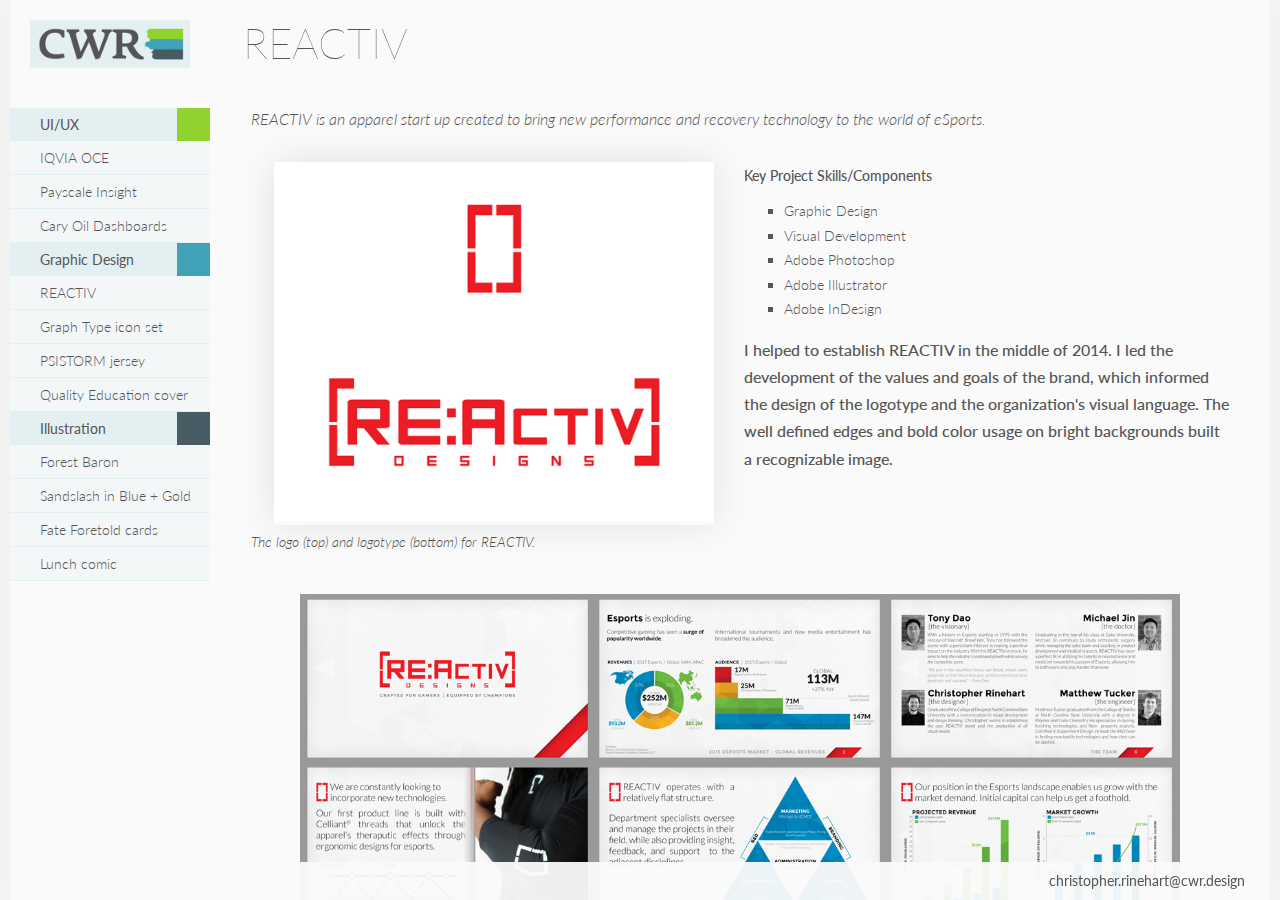
<file: portfolio/graphicDesign/reactiv.html>
<!doctype html>
<html lang="en">
<head>
  <meta charset="utf-8">
  <meta http-equiv="x-ua-compatible" content="ie=edge">
  <title>CWR Design - REACTIV</title>
  <meta name="description" content="
      Designing visual identities and interfaces.
      The design portfolio of Christopher Rinehart, a graphic designer and front end developer with experience
      working with SaaS applications and visual brand development.
    ">
  <meta name="viewport" content="width=device-width, initial-scale=1">
  <link rel="manifest" href="site.webmanifest">
  <link rel="apple-touch-icon" href="icon.png">

  <link rel="stylesheet" href="../../css/framework/mini.css">
  <link rel="stylesheet" href="../../css/base.css">
  <link rel="stylesheet" href="../../css/reactiv.css">
  <link rel="stylesheet" href="../../css/lightbox.css">
  
  <link rel="stylesheet" href="../../css/mediaQuery/mq--base.css">
  <link rel="stylesheet" href="../../css/mediaQuery/mq--reactiv.css">
  
  <script src="../../js/jquery-3.2.1.min.js"></script>
  <script src="../../js/jquery-ui.min.js"></script> <!-- only used for easing -->
  <script src="../../js/lightbox.js"></script>
  <script defer src="../../js/main.js"></script>
  <script defer src="../../js/packs/solid.js"></script>
  <script defer src="../../js/fontawesome.js"></script>
  
</head>
<body>
<!--[if lte IE 9]>
<p class="browserupgrade">You are using an <strong>outdated</strong> browser. Please <a href="https://browsehappy.com/">upgrade your browser</a> to improve your experience and security.</p>
<![endif]-->

<div class="div__container">
  
  <div class="mobile__nav">
    <div class="mobile__row--navHeader">
      <div class="mobile__container--menuIcon">
        <i class="fas fa-list mobile__icon--menu" data-fa-transform="grow-7"></i>
      </div>
      <div class="mobile__container--brand">
        <div class="div__container--logoLink">
          <a href="http://cwr.design/index.html">
            <img class="mobile__img--brandLogo"
                 src="../../img/logo__brand--400x120.png">
          </a>
        </div>
      </div>
    </div>
    <div class="div__container--navListMobile">
      <div class="nav__list nav__list--uiux">
        <span class="span__nav--title">UI/UX</span>
        <div class="span__headingBlock span__headingBlock--green"></div>
      </div>
      <a class="nav__listItem nav__listItem--quintilesIMS"
         href="http://cwr.design/portfolio/uiux/iqviaOCE.html">
        IQVIA OCE
      </a>
      <a class="nav__listItem nav__listItem--payscale"
         href="http://cwr.design/portfolio/uiux/payscaleMerlin.html">
        Payscale Insight
      </a>
      <a class="nav__listItem nav__listItem--caryOil"
         href="http://cwr.design/portfolio/uiux/caryOil.html">
        Cary Oil Dashboards
      </a>
      
      <div class="nav__list nav__list--graphicDesign">
        <span class="span__nav--title">Graphic Design</span>
        <div class="span__headingBlock span__headingBlock--blue"></div>
      </div>
      <a class="nav__listItem nav__listItem--reactiv"
         href="http://cwr.design/portfolio/graphicDesign/reactiv.html">
        REACTIV
      </a>
      <a class="nav__listItem nav__listItem--graphIcons"
         href="http://cwr.design/portfolio/graphicDesign/graphIcons.html">
        Graph Type icon set
      </a>
      <a class="nav__listItem nav__listItem--psistorm"
         href="http://cwr.design/portfolio/graphicDesign/psistorm.html">
        PSISTORM jersey
      </a>
      <a class="nav__listItem nav__listItem--qualityEducation"
         href="http://cwr.design/portfolio/graphicDesign/qualityEducation.html">
        Quality Education cover
      </a>
      
      <div class="nav__list nav__list--illustration">
        <span class="span__nav--title">Illustration</span>
        <div class="span__headingBlock span__headingBlock--slate"></div>
      </div>
      <a class="nav__listItem nav__listItem--forestBaron"
         href="http://cwr.design/portfolio/illustration/forestBaron.html">
        Forest Baron
      </a>
      <a class="nav__listItem nav__listItem--sandslash"
         href="http://cwr.design/portfolio/illustration/sandslash.html">
        Sandslash in Blue + Gold
      </a>
      <a class="nav__listItem nav__listItem--fateForetold"
         href="http://cwr.design/portfolio/illustration/fateForetold.html">
        Fate Foretold cards
      </a>
      <a class="nav__listItem nav__listItem--lunch"
         href="http://cwr.design/portfolio/illustration/lunch.html">
        Lunch comic
      </a>
    </div>
  </div>
  
  <div class="col__nav--site">
    <a class="link--logo" href="http://cwr.design/index.html">
      <img class="img--brandLogo" src="../../img/logo__brand--400x120.png" />
    </a>
    <div class="div__container--navLists">
      <div class="nav__list nav__list--uiux">
        <span class="span__nav--title">UI/UX</span>
        <div class="span__headingBlock span__headingBlock--green"></div>
      </div>
      <a class="nav__listItem nav__listItem--quintilesIMS"
         href="http://cwr.design/portfolio/uiux/iqviaOCE.html">
        IQVIA OCE
      </a>
      <a class="nav__listItem nav__listItem--payscale"
         href="http://cwr.design/portfolio/uiux/payscaleMerlin.html">
        Payscale Insight
      </a>
      <a class="nav__listItem nav__listItem--caryOil"
         href="http://cwr.design/portfolio/uiux/caryOil.html">
        Cary Oil Dashboards
      </a>
      
      <div class="nav__list nav__list--graphicDesign">
        <span class="span__nav--title">Graphic Design</span>
        <div class="span__headingBlock span__headingBlock--blue"></div>
      </div>
      <a class="nav__listItem nav__listItem--reactiv"
         href="http://cwr.design/portfolio/graphicDesign/reactiv.html">
        REACTIV
      </a>
      <a class="nav__listItem nav__listItem--graphIcons"
         href="http://cwr.design/portfolio/graphicDesign/graphIcons.html">
        Graph Type icon set
      </a>
      <a class="nav__listItem nav__listItem--psistorm"
         href="http://cwr.design/portfolio/graphicDesign/psistorm.html">
        PSISTORM jersey
      </a>
      <a class="nav__listItem nav__listItem--qualityEducation"
         href="http://cwr.design/portfolio/graphicDesign/qualityEducation.html">
        Quality Education cover
      </a>
      
      <div class="nav__list nav__list--illustration">
        <span class="span__nav--title">Illustration</span>
        <div class="span__headingBlock span__headingBlock--slate"></div>
      </div>
      <a class="nav__listItem nav__listItem--forestBaron"
         href="http://cwr.design/portfolio/illustration/forestBaron.html">
        Forest Baron
      </a>
      <a class="nav__listItem nav__listItem--sandslash"
         href="http://cwr.design/portfolio/illustration/sandslash.html">
        Sandslash in Blue + Gold
      </a>
      <a class="nav__listItem nav__listItem--fateForetold"
         href="http://cwr.design/portfolio/illustration/fateForetold.html">
        Fate Foretold cards
      </a>
      <a class="nav__listItem nav__listItem--lunch"
         href="http://cwr.design/portfolio/illustration/lunch.html">
        Lunch comic
      </a>
    
    </div>
  </div>
  
  <!-- and we start use of mini.css here -->
  <div class="col__content">

    <div class="container">

      <!-- title -->
      <div class="row">
        <div class="col-sm-12 row--pageHeader">
          <h1 class="heading--pageTitle" id="title--qvia">REACTIV</h1>
        </div>
      </div>

      <!-- subtitle -->
      <div class="row row--pageContent">
        <div class="col-sm-12">
          <div class="row--introText">
            <p class="text--introduction">
              REACTIV is an apparel start up created to bring new performance and recovery technology to the world of eSports.
            </p>
          </div>          
        </div>
      </div>

      <!-- logo and keyskills/description -->
      <div class="row">

        <!-- logo -->
        <div class="col-sm-12 col-md-12 col-lg-6">
          <a class="img__reactiv--logos has-lightbox" href="../../img/reactiv/img__reactiv--logos.jpeg" data-lightbox="reactiv" data-title="The logo (top) and logotype (bottom) for REACTIV." alt="company logos: a cross hair symbol and the full logotype">
            <img class="lightbox-icon" src="../../img/lightbox/indicator.png"/>
              <img src="../../img/reactiv/img__reactiv--logos.jpeg" width="100%" alt="company logos: a cross hair symbol and the full logotype"/>
          </a> 
          <p class="text--imageCaption">
            The logo (top) and logotype (bottom) for REACTIV.
          </p>          
        </div>

        <!-- keyskills/description -->
        <div class="col-sm-12 col-md-12 col-lg-6">
          <!-- key skills -->
          <div class="col__caryOil--keyProjectSkills reactiv_skills--padding">
            <h4 class="heading__list--keyProjectSkills">Key Project Skills/Components</h4>
            <ul class="list--keySkills">
              <li class="listItem--skill">Graphic Design</li>
              <li class="listItem--skill">Visual Development</li>
              <li class="listItem--skill">Adobe Photoshop</li>
              <li class="listItem--skill">Adobe Illustrator</li>
              <li class="listItem--skill">Adobe InDesign</li>
            </ul>
          </div> 

          <!-- description -->
          <div class="col__reactiv--skills">
            <p class="text--description text__reactiv--topParagraph">
              I helped to establish REACTIV in the middle of 2014. I led the development of the values and goals of the brand,
              which informed the design of the logotype and the organization's visual language. The well defined edges
              and bold color usage on bright backgrounds built a recognizable image.
            </p>
          </div>          
        </div>
      </div>

      <!-- project infographics -->
      <div class="row" style="margin-top: 40px;">
        <div class="col-sm-12">
          <a class="img__reactiv img__reactiv--marketingSlides has-lightbox" href="../../img/reactiv/img__reactiv--marketingSlides.png" data-lightbox="reactiv" data-title="A selection of slides from an investor marketing slide deck." alt="A selection of slides from an investor marketing slide deck.">
            <img class="lightbox-icon" src="../../img/lightbox/indicator.png"/>
              <img src="../../img/reactiv/img__reactiv--marketingSlides.png" width="100%" alt="A selection of slides from an investor marketing slide deck."/>
          </a> 
          <p class="text--imageCaption">
            A selection of slides from an investor marketing slide deck.
          </p>          
        </div>
      </div>

      <!-- role description and catalog -->
      <div class="row"  style="margin-top: 40px;">
        <!-- things done -->
        <div class="col-sm-12 col-md-7 col-lg-5">
          <p class="text--description">
            As the Creative Director, I led a small design team of 5 people in the creation of customer facing materials such as
            marketing presentations, trade show print collateral, social media ads, promotional videos, product brochures,
            and team jerseys.
          </p>
          <p class="text--description" style="margin-top: 10px;">
            I delegated tasks and made budget-conscious decisions in order to deliver projects on time and with high fidelity.
          </p>
        </div>

        <!-- catalog -->
        <div class="col-sm-12 col-md-5 col-lg-7">
          <div class="col__reactiv--productBrochure">
            <a class="img__reactiv img__reactiv--brochure has-lightbox" href="../../img/reactiv/img__reactiv--brochure.png" data-lightbox="reactiv" data-title="A selection of layouts from a product catalog." alt="the opening pages of the product brochure">
              <img class="lightbox-icon" src="../../img/lightbox/indicator.png"/>
                <img src="../../img/reactiv/img__reactiv--brochure.png" width="100%" alt="the opening pages of the product brochure"/>
            </a> 
            <p class="text--imageCaption">
              A selection of layouts from a product catalog.
            </p>
          </div>          
        </div>

      </div>


    <!-- done -->
    </div>


    <div class="row__footer">
      <span class="span--emailContact">christopher.rinehart@cwr.design</span>
      <span class="span--versionCount"></span>
    </div>
  </div>
</div>




<!-- potentially replace scripts -->
<!--
<script src="js/vendor/modernizr-3.5.0.min.js"></script>
<script src="https://code.jquery.com/jquery-3.2.1.min.js" integrity="sha256-hwg4gsxgFZhOsEEamdOYGBf13FyQuiTwlAQgxVSNgt4=" crossorigin="anonymous"></script>
<script>window.jQuery || document.write('<script src="js/vendor/jquery-3.2.1.min.js"><\/script>')</script>
<script src="js/plugins.js"></script>
<script src="js/main.js"></script>
-->

<!-- Google Analytics: change UA-XXXXX-Y to be your site's ID. -->
<script>
  window.ga=function(){ga.q.push(arguments)};ga.q=[];ga.l=+new Date;
  ga('create','UA-XXXXX-Y','auto');ga('send','pageview')
</script>
<script src="https://www.google-analytics.com/analytics.js" async defer></script>
</body>
</html>
</file>
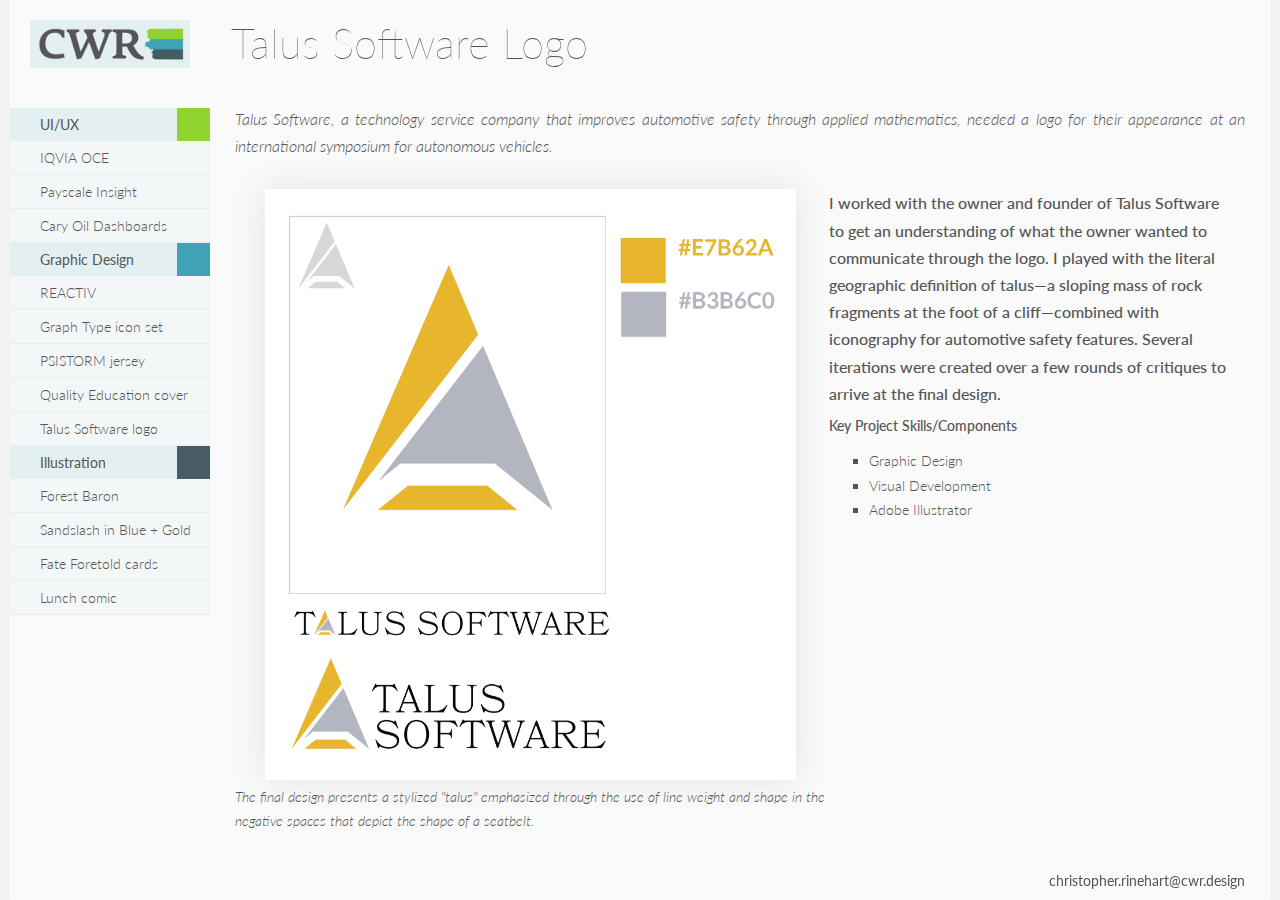
<file: portfolio/graphicDesign/talus.html>
<!doctype html>
<html lang="en">
<head>
  <meta charset="utf-8">
  <meta http-equiv="x-ua-compatible" content="ie=edge">
  <title>CWR Design - Talus Software Logo</title>
  <meta name="description" content="
      Designing visual identities and interfaces.
      The design portfolio of Christopher Rinehart, a graphic designer and front end developer with experience
      working with SaaS applications and visual brand development.
    ">
  <meta name="viewport" content="width=device-width, initial-scale=1">
  <link rel="manifest" href="site.webmanifest">
  <link rel="apple-touch-icon" href="icon.png">
  
  <link rel="stylesheet" href="../../css/base.css">
  <link rel="stylesheet" href="../../css/talus.css">
  
  <link rel="stylesheet" href="../../css/mediaQuery/mq--base.css">
  <link rel="stylesheet" href="../../css/mediaQuery/mq--talus.css">
  
  <script src="../../js/jquery-3.2.1.min.js"></script>
  <script defer src="../../js/main.js"></script>
  <script defer src="../../js/packs/solid.js"></script>
  <script defer src="../../js/fontawesome.js"></script>
  
</head>
<body>
<!--[if lte IE 9]>
<p class="browserupgrade">You are using an <strong>outdated</strong> browser. Please <a href="https://browsehappy.com/">upgrade your browser</a> to improve your experience and security.</p>
<![endif]-->

<div class="div__container">
  
  <div class="mobile__nav">
    <div class="mobile__row--navHeader">
      <div class="mobile__container--menuIcon">
        <i class="fas fa-list mobile__icon--menu" data-fa-transform="grow-7"></i>
      </div>
      <div class="mobile__container--brand">
        <div class="div__container--logoLink">
          <a href="http://cwr.design/index.html">
            <img class="mobile__img--brandLogo"
                 src="../../img/logo__brand--400x120.png">
          </a>
        </div>
      </div>
    </div>
    <div class="div__container--navListMobile">
      <div class="nav__list nav__list--uiux">
        <span class="span__nav--title">UI/UX</span>
        <div class="span__headingBlock span__headingBlock--green"></div>
      </div>
      <a class="nav__listItem nav__listItem--quintilesIMS"
         href="http://cwr.design/portfolio/uiux/iqviaOCE.html">
        IQVIA OCE
      </a>
      <a class="nav__listItem nav__listItem--payscale"
         href="http://cwr.design/portfolio/uiux/payscaleMerlin.html">
        Payscale Insight
      </a>
      <a class="nav__listItem nav__listItem--caryOil"
         href="http://cwr.design/portfolio/uiux/caryOil.html">
        Cary Oil Dashboards
      </a>
      
      <div class="nav__list nav__list--graphicDesign">
        <span class="span__nav--title">Graphic Design</span>
        <div class="span__headingBlock span__headingBlock--blue"></div>
      </div>
      <a class="nav__listItem nav__listItem--reactiv"
         href="http://cwr.design/portfolio/graphicDesign/reactiv.html">
        REACTIV
      </a>
      <a class="nav__listItem nav__listItem--graphIcons"
         href="http://cwr.design/portfolio/graphicDesign/graphIcons.html">
        Graph Type icon set
      </a>
      <a class="nav__listItem nav__listItem--psistorm"
         href="http://cwr.design/portfolio/graphicDesign/psistorm.html">
        PSISTORM jersey
      </a>
      <a class="nav__listItem nav__listItem--qualityEducation"
         href="http://cwr.design/portfolio/graphicDesign/qualityEducation.html">
        Quality Education cover
      </a>
      <a class="nav__listItem nav__listItem--talus"
         href="http://cwr.design/portfolio/graphicDesign/talus.html">
        Talus Software logo
      </a>
      
      <div class="nav__list nav__list--illustration">
        <span class="span__nav--title">Illustration</span>
        <div class="span__headingBlock span__headingBlock--slate"></div>
      </div>
      <a class="nav__listItem nav__listItem--forestBaron"
         href="http://cwr.design/portfolio/illustration/forestBaron.html">
        Forest Baron
      </a>
      <a class="nav__listItem nav__listItem--sandslash"
         href="http://cwr.design/portfolio/illustration/sandslash.html">
        Sandslash in Blue + Gold
      </a>
      <a class="nav__listItem nav__listItem--fateForetold"
         href="http://cwr.design/portfolio/illustration/fateForetold.html">
        Fate Foretold cards
      </a>
      <a class="nav__listItem nav__listItem--lunch"
         href="http://cwr.design/portfolio/illustration/lunch.html">
        Lunch comic
      </a>
    </div>
  </div>
  
  <div class="col__nav--site">
    <a class="link--logo" href="http://cwr.design/index.html">
      <img class="img--brandLogo" src="../../img/logo__brand--400x120.png" />
    </a>
    <div class="div__container--navLists">
      <div class="nav__list nav__list--uiux">
        <span class="span__nav--title">UI/UX</span>
        <div class="span__headingBlock span__headingBlock--green"></div>
      </div>
      <a class="nav__listItem nav__listItem--quintilesIMS"
         href="http://cwr.design/portfolio/uiux/iqviaOCE.html">
        IQVIA OCE
      </a>
      <a class="nav__listItem nav__listItem--payscale"
         href="http://cwr.design/portfolio/uiux/payscaleMerlin.html">
        Payscale Insight
      </a>
      <a class="nav__listItem nav__listItem--caryOil"
         href="http://cwr.design/portfolio/uiux/caryOil.html">
        Cary Oil Dashboards
      </a>
      
      <div class="nav__list nav__list--graphicDesign">
        <span class="span__nav--title">Graphic Design</span>
        <div class="span__headingBlock span__headingBlock--blue"></div>
      </div>
      <a class="nav__listItem nav__listItem--reactiv"
         href="http://cwr.design/portfolio/graphicDesign/reactiv.html">
        REACTIV
      </a>
      <a class="nav__listItem nav__listItem--graphIcons"
         href="http://cwr.design/portfolio/graphicDesign/graphIcons.html">
        Graph Type icon set
      </a>
      <a class="nav__listItem nav__listItem--psistorm"
         href="http://cwr.design/portfolio/graphicDesign/psistorm.html">
        PSISTORM jersey
      </a>
      <a class="nav__listItem nav__listItem--qualityEducation"
         href="http://cwr.design/portfolio/graphicDesign/qualityEducation.html">
        Quality Education cover
      </a>
      <a class="nav__listItem nav__listItem--talus"
         href="http://cwr.design/portfolio/graphicDesign/talus.html">
        Talus Software logo
      </a>
      
      <div class="nav__list nav__list--illustration">
        <span class="span__nav--title">Illustration</span>
        <div class="span__headingBlock span__headingBlock--slate"></div>
      </div>
      <a class="nav__listItem nav__listItem--forestBaron"
         href="http://cwr.design/portfolio/illustration/forestBaron.html">
        Forest Baron
      </a>
      <a class="nav__listItem nav__listItem--sandslash"
         href="http://cwr.design/portfolio/illustration/sandslash.html">
        Sandslash in Blue + Gold
      </a>
      <a class="nav__listItem nav__listItem--fateForetold"
         href="http://cwr.design/portfolio/illustration/fateForetold.html">
        Fate Foretold cards
      </a>
      <a class="nav__listItem nav__listItem--lunch"
         href="http://cwr.design/portfolio/illustration/lunch.html">
        Lunch comic
      </a>
    
    </div>
  </div>
  
  <div class="col__content">
    
    <div class="row--pageHeader">
      <h1 class="heading--pageTitle">Talus Software Logo</h1>
    </div>
    
    <div class="row--pageContent">
      
      <div class="row--introText">
        <p class="text--introduction">
          Talus Software, a technology service company that improves
          automotive safety through applied mathematics, needed a logo for their appearance
          at an international symposium for autonomous vehicles.
        </p>
      </div>
      
      <div class="row--projectDescription">
        <div class="col__talus--image">
          <img class="img__talus img__talus--logo"
               src="../../img/talus/img__talus--logo.png"
               alt="The main logo symbol and logotype options for Talus Software">
          <p class="text--imageCaption">
            The final design presents a stylized "talus" emphasized through the use of line weight and shape
            in the negative spaces that depict the shape of a seatbelt.
          </p>
        </div>
        <div class="col__talus--description">
          <div class="row__talus--copy">
            <p class="text--description">
              I worked with the owner and founder of Talus Software to get an understanding of
              what the owner wanted to communicate through the logo. I played with the literal geographic definition
              of talus&mdash;a sloping mass of rock fragments at the foot of a cliff&mdash;combined with
              iconography for automotive safety features.
              Several iterations were created over a few rounds of critiques to arrive at the final design.
            </p>
          </div>
          <div class="row__talus--skills" style="margin-top: 10px;">
            <h4 class="heading__list--keyProjectSkills">Key Project Skills/Components</h4>
            <ul class="list--keySkills">
              <li class="listItem--skill">Graphic Design</li>
              <li class="listItem--skill">Visual Development</li>
              <li class="listItem--skill">Adobe Illustrator</li>
            </ul>
          </div>
        </div>
      </div>
      
      <!--
      classes
      
      text--introText
      text--imageCaption
      text--description
       -->
      
    </div>
    <div class="row__footer">
      <span class="span--emailContact">christopher.rinehart@cwr.design</span>
      <span class="span--versionCount"></span>
    </div>
  </div>
</div>




<!-- potentially replace scripts -->
<!--
<script src="js/vendor/modernizr-3.5.0.min.js"></script>
<script src="https://code.jquery.com/jquery-3.2.1.min.js" integrity="sha256-hwg4gsxgFZhOsEEamdOYGBf13FyQuiTwlAQgxVSNgt4=" crossorigin="anonymous"></script>
<script>window.jQuery || document.write('<script src="js/vendor/jquery-3.2.1.min.js"><\/script>')</script>
<script src="js/plugins.js"></script>
<script src="js/main.js"></script>
-->

<!-- Google Analytics: change UA-XXXXX-Y to be your site's ID. -->
<script>
  window.ga=function(){ga.q.push(arguments)};ga.q=[];ga.l=+new Date;
  ga('create','UA-XXXXX-Y','auto');ga('send','pageview')
</script>
<script src="https://www.google-analytics.com/analytics.js" async defer></script>
</body>
</html>
</file>
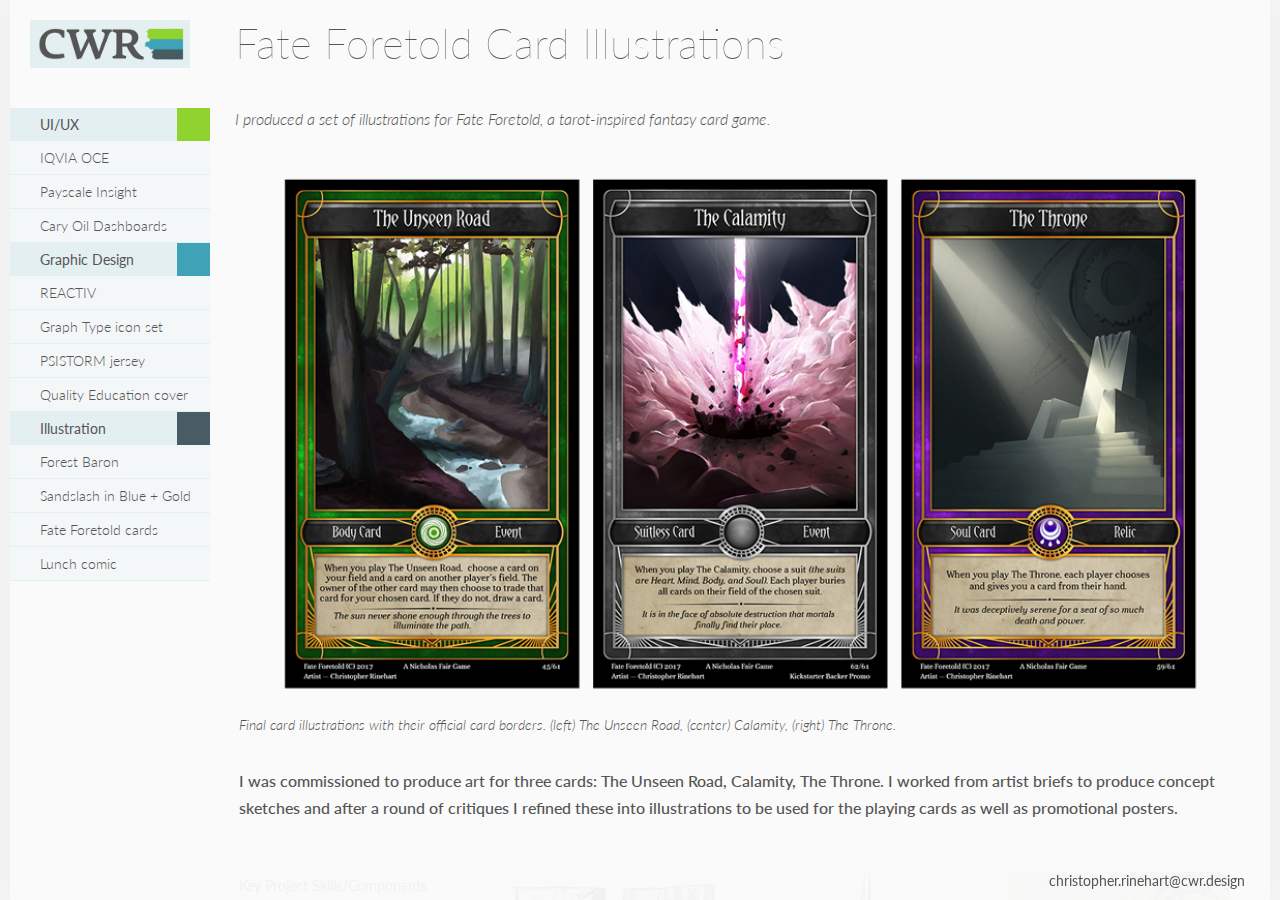
<file: portfolio/illustration/fateForetold.html>
<!doctype html>
<html lang="en">
<head>
  <meta charset="utf-8">
  <meta http-equiv="x-ua-compatible" content="ie=edge">
  <title>CWR Design - Fate Foretold</title>
  <meta name="description" content="
      Designing visual identities and interfaces.
      The design portfolio of Christopher Rinehart, a graphic designer and front end developer with experience
      working with SaaS applications and visual brand development.
    ">
  <meta name="viewport" content="width=device-width, initial-scale=1">
  <link rel="manifest" href="site.webmanifest">
  <link rel="apple-touch-icon" href="icon.png">
  
  <link rel="stylesheet" href="../../css/framework/mini.css">
  <link rel="stylesheet" href="../../css/base.css">
  <link rel="stylesheet" href="../../css/fateForetold.css">
  <link rel="stylesheet" href="../../css/lightbox.css">

  <link rel="stylesheet" href="../../css/mediaQuery/mq--base.css">
  <link rel="stylesheet" href="../../css/mediaQuery/mq--fateForetold.css">
  
  <script src="../../js/jquery-3.2.1.min.js"></script>
  <script src="../../js/jquery-ui.min.js"></script> <!-- only used for easing -->
  <script src="../../js/lightbox.js"></script>
  <script defer src="../../js/main.js"></script>
  <script defer src="../../js/packs/solid.js"></script>
  <script defer src="../../js/fontawesome.js"></script>
  
</head>
<body>
<!--[if lte IE 9]>
<p class="browserupgrade">You are using an <strong>outdated</strong> browser. Please <a href="https://browsehappy.com/">upgrade your browser</a> to improve your experience and security.</p>
<![endif]-->

<div class="div__container">
  
  <div class="mobile__nav">
    <div class="mobile__row--navHeader">
      <div class="mobile__container--menuIcon">
        <i class="fas fa-list mobile__icon--menu" data-fa-transform="grow-7"></i>
      </div>
      <div class="mobile__container--brand">
        <div class="div__container--logoLink">
          <a href="http://cwr.design/index.html">
            <img class="mobile__img--brandLogo"
                 src="../../img/logo__brand--400x120.png">
          </a>
        </div>
      </div>
    </div>
    <div class="div__container--navListMobile">
      <div class="nav__list nav__list--uiux">
        <span class="span__nav--title">UI/UX</span>
        <div class="span__headingBlock span__headingBlock--green"></div>
      </div>
      <a class="nav__listItem nav__listItem--quintilesIMS"
         href="http://cwr.design/portfolio/uiux/iqviaOCE.html">
        IQVIA OCE
      </a>
      <a class="nav__listItem nav__listItem--payscale"
         href="http://cwr.design/portfolio/uiux/payscaleMerlin.html">
        Payscale Insight
      </a>
      <a class="nav__listItem nav__listItem--caryOil"
         href="http://cwr.design/portfolio/uiux/caryOil.html">
        Cary Oil Dashboards
      </a>
      
      <div class="nav__list nav__list--graphicDesign">
        <span class="span__nav--title">Graphic Design</span>
        <div class="span__headingBlock span__headingBlock--blue"></div>
      </div>
      <a class="nav__listItem nav__listItem--reactiv"
         href="http://cwr.design/portfolio/graphicDesign/reactiv.html">
        REACTIV
      </a>
      <a class="nav__listItem nav__listItem--graphIcons"
         href="http://cwr.design/portfolio/graphicDesign/graphIcons.html">
        Graph Type icon set
      </a>
      <a class="nav__listItem nav__listItem--psistorm"
         href="http://cwr.design/portfolio/graphicDesign/psistorm.html">
        PSISTORM jersey
      </a>
      <a class="nav__listItem nav__listItem--qualityEducation"
         href="http://cwr.design/portfolio/graphicDesign/qualityEducation.html">
        Quality Education cover
      </a>
      
      <div class="nav__list nav__list--illustration">
        <span class="span__nav--title">Illustration</span>
        <div class="span__headingBlock span__headingBlock--slate"></div>
      </div>
      <a class="nav__listItem nav__listItem--forestBaron"
         href="http://cwr.design/portfolio/illustration/forestBaron.html">
        Forest Baron
      </a>
      <a class="nav__listItem nav__listItem--sandslash"
         href="http://cwr.design/portfolio/illustration/sandslash.html">
        Sandslash in Blue + Gold
      </a>
      <a class="nav__listItem nav__listItem--fateForetold"
         href="http://cwr.design/portfolio/illustration/fateForetold.html">
        Fate Foretold cards
      </a>
      <a class="nav__listItem nav__listItem--lunch"
         href="http://cwr.design/portfolio/illustration/lunch.html">
        Lunch comic
      </a>
    </div>
  </div>
  
  <div class="col__nav--site">
    <a class="link--logo" href="http://cwr.design/index.html">
      <img class="img--brandLogo" src="../../img/logo__brand--400x120.png" />
    </a>
    <div class="div__container--navLists">
      <div class="nav__list nav__list--uiux">
        <span class="span__nav--title">UI/UX</span>
        <div class="span__headingBlock span__headingBlock--green"></div>
      </div>
      <a class="nav__listItem nav__listItem--quintilesIMS"
         href="http://cwr.design/portfolio/uiux/iqviaOCE.html">
        IQVIA OCE
      </a>
      <a class="nav__listItem nav__listItem--payscale"
         href="http://cwr.design/portfolio/uiux/payscaleMerlin.html">
        Payscale Insight
      </a>
      <a class="nav__listItem nav__listItem--caryOil"
         href="http://cwr.design/portfolio/uiux/caryOil.html">
        Cary Oil Dashboards
      </a>
      
      <div class="nav__list nav__list--graphicDesign">
        <span class="span__nav--title">Graphic Design</span>
        <div class="span__headingBlock span__headingBlock--blue"></div>
      </div>
      <a class="nav__listItem nav__listItem--reactiv"
         href="http://cwr.design/portfolio/graphicDesign/reactiv.html">
        REACTIV
      </a>
      <a class="nav__listItem nav__listItem--graphIcons"
         href="http://cwr.design/portfolio/graphicDesign/graphIcons.html">
        Graph Type icon set
      </a>
      <a class="nav__listItem nav__listItem--psistorm"
         href="http://cwr.design/portfolio/graphicDesign/psistorm.html">
        PSISTORM jersey
      </a>
      <a class="nav__listItem nav__listItem--qualityEducation"
         href="http://cwr.design/portfolio/graphicDesign/qualityEducation.html">
        Quality Education cover
      </a>
      
      <div class="nav__list nav__list--illustration">
        <span class="span__nav--title">Illustration</span>
        <div class="span__headingBlock span__headingBlock--slate"></div>
      </div>
      <a class="nav__listItem nav__listItem--forestBaron"
         href="http://cwr.design/portfolio/illustration/forestBaron.html">
        Forest Baron
      </a>
      <a class="nav__listItem nav__listItem--sandslash"
         href="http://cwr.design/portfolio/illustration/sandslash.html">
        Sandslash in Blue + Gold
      </a>
      <a class="nav__listItem nav__listItem--fateForetold"
         href="http://cwr.design/portfolio/illustration/fateForetold.html">
        Fate Foretold cards
      </a>
      <a class="nav__listItem nav__listItem--lunch"
         href="http://cwr.design/portfolio/illustration/lunch.html">
        Lunch comic
      </a>
    
    </div>
  </div>

  <!-- and we start use of mini.css here -->
  <div class="col__content">

    <div class="cotainer">

      <!-- header title!-->
      <div class="row row--pageHeader">
        <div class="col-sm-12">
          <h1 class="heading--pageTitle">Fate Foretold Card Illustrations</h1>
        </div>
      </div>

      <!-- intro!-->
      <div class="row row--pageContent row--introText">
        <p class="text--introduction">
          I produced a set of illustrations for Fate Foretold, a tarot-inspired fantasy card game.
        </p>
      </div>

      <!-- finished products and caption .row__fateForetold--finalImages use to be used here--> 
      <div class="row">
        <div class="col-sm-12">
          <a class="img__fateForetold--finalImage has-lightbox" href="../../img/fateForetold/img__fateForetold--cardSet.png" data-lightbox="fateForetold" data-title="Final card illustrations with their official card borders. (left) The Unseen Road, (center) Calamity, (right) The Throne." alt="Final card illustrations with their official card borders. (left) The Unseen Road, (center) Calamity, (right) The Throne.">
            <img class="lightbox-icon" src="../../img/lightbox/indicator-forDarkImages.png"/>
              <img src="../../img/fateForetold/img__fateForetold--cardSet.png" width="100%" alt="Final card illustrations with their official card borders. (left) The Unseen Road, (center) Calamity, (right) The Throne."/>
          </a>          
        </div>
      </div>

      <!-- caption -->
      <div class="row">
        <div class="col-sm-12">
          <p class="text--imageCaption">
            Final card illustrations with their official card borders. (left) The Unseen Road, (center) Calamity, (right) The Throne.
          </p>            
        </div>
      </div>

      <!-- main description -->
      <div class="row">
        <div class="col-sm-12 row__fateForetold--projectDescription" style="margin-top: 30px;">
          <p class="text--description">
            I was commissioned to produce art for three cards: The Unseen Road, Calamity, The Throne.
            I worked from artist briefs to produce concept sketches and after a round of critiques I refined these into
            illustrations to be used for the playing cards as well as promotional posters.
          </p>
        </div>        
      </div>

      <!-- key skills and process -->
      <div class="row" style="margin-top: 40px;">

        <!-- key skills -->
        <div class="col-sm-12 col-md-12 col-lg-3">
          <h4 class="heading__list--keyProjectSkills">Key Project Skills/Components</h4>
          <ul class="list--keySkills">
            <li class="listItem--skill">Illustration</li>
            <li class="listItem--skill">Digital Painting</li>
          </ul>          
        </div>

        <!-- process image -->
        <div class="col-sm-4 col-md-4 col-lg-3">
          <div class="container__processImage">
            <a class="img__ff--processImage has-lightbox" href="../../img/fateForetold/img__fateForetold--processUnseenRoad.png" data-lightbox="fateForetold" data-title="Initial concept sketches for The Unseen Road." alt="Initial concept sketches for The Unseen Road.">
              <img class="lightbox-icon" src="../../img/lightbox/indicator.png"/>
                <img src="../../img/fateForetold/img__fateForetold--processUnseenRoad.png" width="100%" alt="Initial concept sketches for The Unseen Road."/>
            </a>
          </div>
        </div>

        <!-- process image -->
        <div class="col-sm-4 col-md-4 col-lg-3">
          <div class="container__processImage">
            <a class="img__ff--processImage has-lightbox" href="../../img/fateForetold/img__fateForetold--processCalamity.png" data-lightbox="fateForetold" data-title="An early stage of Calamity's production process." alt="An early stage of Calamity's production process.">
              <img class="lightbox-icon" src="../../img/lightbox/indicator.png"/>
                <img src="../../img/fateForetold/img__fateForetold--processCalamity.png" width="100%" alt="An early stage of Calamity's production process."/>
            </a>
          </div>
        </div>  

        <!-- process image -->
        <div class="col-sm-4 col-md-4 col-lg-3">
          <div class="container__processImage">
            <a class="img__ff--processImage has-lightbox" href="../../img/fateForetold/img__fateForetold--processThrone.png" data-lightbox="fateForetold" data-title="Determining underlying structure The Throne." alt="Determining underlying structure The Throne.">
              <img class="lightbox-icon" src="../../img/lightbox/indicator.png"/>
                <img src="../../img/fateForetold/img__fateForetold--processThrone.png" width="100%" alt="Determining underlying structure The Throne."/>
            </a> 
          </div>
        </div> 

      </div>


      <!-- caption -->
      <div class="row">
        <div class="col-sm-12 col-md-12 col-lg-6 col-lg-offset-3">
          <p class="text--imageCaption text__ff--mainCaption">
            (left) Initial concept sketches for The Unseen Road. (center) An early stage of Calamity's production process.
            (right) Determining underlying structure The Throne.
          </p>
          <p class="text--imageCaption queryText__ff--caption">
            A set of progress snapshots from each card.
          </p>      
        </div>
      </div>

    </div>
    
    <div class="row__footer">
      <span class="span--emailContact">christopher.rinehart@cwr.design</span>
      <span class="span--versionCount"></span>
    </div>
  </div>
</div>




<!-- potentially replace scripts -->
<!--
<script src="js/vendor/modernizr-3.5.0.min.js"></script>
<script src="https://code.jquery.com/jquery-3.2.1.min.js" integrity="sha256-hwg4gsxgFZhOsEEamdOYGBf13FyQuiTwlAQgxVSNgt4=" crossorigin="anonymous"></script>
<script>window.jQuery || document.write('<script src="js/vendor/jquery-3.2.1.min.js"><\/script>')</script>
<script src="js/plugins.js"></script>
<script src="js/main.js"></script>
-->

<!-- Google Analytics: change UA-XXXXX-Y to be your site's ID. -->
<script>
  window.ga=function(){ga.q.push(arguments)};ga.q=[];ga.l=+new Date;
  ga('create','UA-XXXXX-Y','auto');ga('send','pageview')
</script>
<script src="https://www.google-analytics.com/analytics.js" async defer></script>
</body>
</html>
</file>
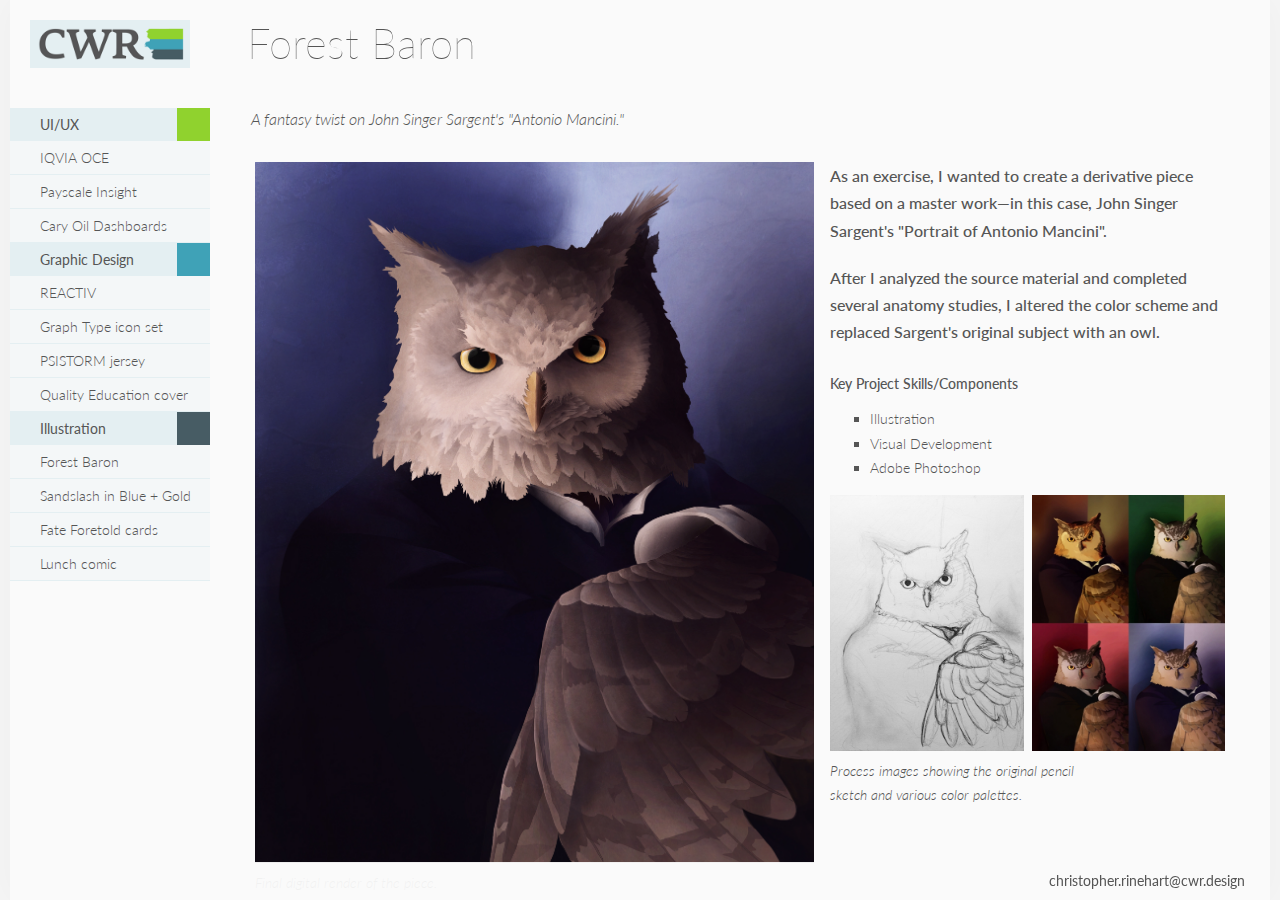
<file: portfolio/illustration/forestBaron.html>
<!doctype html>
<html lang="en">
<head>
  <meta charset="utf-8">
  <meta http-equiv="x-ua-compatible" content="ie=edge">
  <title>CWR Design - Talus Software Logo</title>
  <meta name="description" content="
      Designing visual identities and interfaces.
      The design portfolio of Christopher Rinehart, a graphic designer and front end developer with experience
      working with SaaS applications and visual brand development.
    ">
  <meta name="viewport" content="width=device-width, initial-scale=1">
  <link rel="manifest" href="site.webmanifest">
  <link rel="apple-touch-icon" href="icon.png">

  <link rel="stylesheet" href="../../css/framework/mini.css">
  <link rel="stylesheet" href="../../css/base.css">
  <link rel="stylesheet" href="../../css/forestBaron.css">
  <link rel="stylesheet" href="../../css/lightbox.css">
  
  <link rel="stylesheet" href="../../css/mediaQuery/mq--base.css">
  <link rel="stylesheet" href="../../css/mediaQuery/mq--forestBaron.css">
  
  <script src="../../js/jquery-3.2.1.min.js"></script>
  <script src="../../js/jquery-ui.min.js"></script> <!-- only used for easing -->
  <script src="../../js/lightbox.js"></script>
  <script defer src="../../js/main.js"></script>
  <script defer src="../../js/packs/solid.js"></script>
  <script defer src="../../js/fontawesome.js"></script>
  
</head>
<body>
<!--[if lte IE 9]>
<p class="browserupgrade">You are using an <strong>outdated</strong> browser. Please <a href="https://browsehappy.com/">upgrade your browser</a> to improve your experience and security.</p>
<![endif]-->

<div class="div__container">
  
  <div class="mobile__nav">
    <div class="mobile__row--navHeader">
      <div class="mobile__container--menuIcon">
        <i class="fas fa-list mobile__icon--menu" data-fa-transform="grow-7"></i>
      </div>
      <div class="mobile__container--brand">
        <div class="div__container--logoLink">
          <a href="http://cwr.design/index.html">
            <img class="mobile__img--brandLogo"
                 src="../../img/logo__brand--400x120.png">
          </a>
        </div>
      </div>
    </div>
    <div class="div__container--navListMobile">
      <div class="nav__list nav__list--uiux">
        <span class="span__nav--title">UI/UX</span>
        <div class="span__headingBlock span__headingBlock--green"></div>
      </div>
      <a class="nav__listItem nav__listItem--quintilesIMS"
         href="http://cwr.design/portfolio/uiux/iqviaOCE.html">
        IQVIA OCE
      </a>
      <a class="nav__listItem nav__listItem--payscale"
         href="http://cwr.design/portfolio/uiux/payscaleMerlin.html">
        Payscale Insight
      </a>
      <a class="nav__listItem nav__listItem--caryOil"
         href="http://cwr.design/portfolio/uiux/caryOil.html">
        Cary Oil Dashboards
      </a>
      
      <div class="nav__list nav__list--graphicDesign">
        <span class="span__nav--title">Graphic Design</span>
        <div class="span__headingBlock span__headingBlock--blue"></div>
      </div>
      <a class="nav__listItem nav__listItem--reactiv"
         href="http://cwr.design/portfolio/graphicDesign/reactiv.html">
        REACTIV
      </a>
      <a class="nav__listItem nav__listItem--graphIcons"
         href="http://cwr.design/portfolio/graphicDesign/graphIcons.html">
        Graph Type icon set
      </a>
      <a class="nav__listItem nav__listItem--psistorm"
         href="http://cwr.design/portfolio/graphicDesign/psistorm.html">
        PSISTORM jersey
      </a>
      <a class="nav__listItem nav__listItem--qualityEducation"
         href="http://cwr.design/portfolio/graphicDesign/qualityEducation.html">
        Quality Education cover
      </a>
      
      <div class="nav__list nav__list--illustration">
        <span class="span__nav--title">Illustration</span>
        <div class="span__headingBlock span__headingBlock--slate"></div>
      </div>
      <a class="nav__listItem nav__listItem--forestBaron"
         href="http://cwr.design/portfolio/illustration/forestBaron.html">
        Forest Baron
      </a>
      <a class="nav__listItem nav__listItem--sandslash"
         href="http://cwr.design/portfolio/illustration/sandslash.html">
        Sandslash in Blue + Gold
      </a>
      <a class="nav__listItem nav__listItem--fateForetold"
         href="http://cwr.design/portfolio/illustration/fateForetold.html">
        Fate Foretold cards
      </a>
      <a class="nav__listItem nav__listItem--lunch"
         href="http://cwr.design/portfolio/illustration/lunch.html">
        Lunch comic
      </a>
    </div>
  </div>
  
  <div class="col__nav--site">
    <a class="link--logo" href="http://cwr.design/index.html">
      <img class="img--brandLogo" src="../../img/logo__brand--400x120.png" />
    </a>
    <div class="div__container--navLists">
      <div class="nav__list nav__list--uiux">
        <span class="span__nav--title">UI/UX</span>
        <div class="span__headingBlock span__headingBlock--green"></div>
      </div>
      <a class="nav__listItem nav__listItem--quintilesIMS"
         href="http://cwr.design/portfolio/uiux/iqviaOCE.html">
        IQVIA OCE
      </a>
      <a class="nav__listItem nav__listItem--payscale"
         href="http://cwr.design/portfolio/uiux/payscaleMerlin.html">
        Payscale Insight
      </a>
      <a class="nav__listItem nav__listItem--caryOil"
         href="http://cwr.design/portfolio/uiux/caryOil.html">
        Cary Oil Dashboards
      </a>
      
      <div class="nav__list nav__list--graphicDesign">
        <span class="span__nav--title">Graphic Design</span>
        <div class="span__headingBlock span__headingBlock--blue"></div>
      </div>
      <a class="nav__listItem nav__listItem--reactiv"
         href="http://cwr.design/portfolio/graphicDesign/reactiv.html">
        REACTIV
      </a>
      <a class="nav__listItem nav__listItem--graphIcons"
         href="http://cwr.design/portfolio/graphicDesign/graphIcons.html">
        Graph Type icon set
      </a>
      <a class="nav__listItem nav__listItem--psistorm"
         href="http://cwr.design/portfolio/graphicDesign/psistorm.html">
        PSISTORM jersey
      </a>
      <a class="nav__listItem nav__listItem--qualityEducation"
         href="http://cwr.design/portfolio/graphicDesign/qualityEducation.html">
        Quality Education cover
      </a>
      
      <div class="nav__list nav__list--illustration">
        <span class="span__nav--title">Illustration</span>
        <div class="span__headingBlock span__headingBlock--slate"></div>
      </div>
      <a class="nav__listItem nav__listItem--forestBaron"
         href="http://cwr.design/portfolio/illustration/forestBaron.html">
        Forest Baron
      </a>
      <a class="nav__listItem nav__listItem--sandslash"
         href="http://cwr.design/portfolio/illustration/sandslash.html">
        Sandslash in Blue + Gold
      </a>
      <a class="nav__listItem nav__listItem--fateForetold"
         href="http://cwr.design/portfolio/illustration/fateForetold.html">
        Fate Foretold cards
      </a>
      <a class="nav__listItem nav__listItem--lunch"
         href="http://cwr.design/portfolio/illustration/lunch.html">
        Lunch comic
      </a>
    
    </div>
  </div>
  

  <!-- and we start use of mini.css here -->
  <div class="col__content">
    
    <div class="container">
      <!-- title -->
      <div class="row row--pageHeader">
        <div class="col-sm-12">
          <h1 class="heading--pageTitle">Forest Baron</h1>
        </div>
      </div>

      <!-- subtitle -->
      <div class="row row--pageContent">
        <div class="col-sm-12">
          <p class="text--introduction">
            A fantasy twist on John Singer Sargent's "Antonio Mancini."
          </p>
        </div>
      </div>


      <div class="row">

        <!-- finished piece -->
        <div class="col-sm-12 col-lg-7">

          <!-- final render -->
          <div class="row">
            <div class="col-sm-12">
              <a class="has-lightbox" href="../../img/forestBaron/img--forestBaron.jpg" data-lightbox="forestBaron" data-title="Final digital render of the piece." alt="A portrait of an owl wearing a suit, in the style of traditional portraiture">
                <img class="lightbox-icon" src="../../img/lightbox/indicator.png"/>
                  <img src="../../img/forestBaron/img--forestBaron.jpg" width="100%" alt="A portrait of an owl wearing a suit, in the style of traditional portraiture"/>
              </a> 
            </div>
          </div>

          <!-- caption -->
          <div class="row">
            <div class="col-sm-12">
              <p class="text--imageCaption">
                Final digital render of the piece.
              </p>              
            </div>
          </div>
        </div>

        <!-- description and process -->
        <div class="col-sm-12 col-lg-5">

          <!-- descreption -->
          <div class="row">
            <div class="col-sm-12">
              <div class="row__forestBaron--copy">
                <p class="text--description">
                  As an exercise, I wanted to create a derivative piece based on a master work&mdash;in this case, John Singer Sargent's
                 "Portrait of Antonio Mancini".
                </p>
                <p class="text--description" style="margin-top: 20px;">
                  After I analyzed the source material and completed several anatomy studies,
                  I altered the color scheme and replaced Sargent's original subject with an owl.
                </p>
              </div>
            </div>
          </div>

          <!-- key skills -->
          <div class="row">
            <div class="col-sm-12">
              <div class="row__forestBaron--skills" style="margin-top: 20px;">
                <h4 class="heading__list--keyProjectSkills">Key Project Skills/Components</h4>
                <ul class="list--keySkills">
                  <li class="listItem--skill">Illustration</li>
                  <li class="listItem--skill">Visual Development</li>
                  <li class="listItem--skill">Adobe Photoshop</li>
                </ul>
              </div>
            </div>
          </div>

          <!-- process images -->
          <div class="row row--discoveryImages">
            <div class="col-sm-6">
              <a class="has-lightbox" href="../../img/forestBaron/img__forestBaron--sketch.jpg" data-lightbox="forestBaron" data-title="Process images showing the original pencil sketch and various color palettes." alt="Process images showing the original pencil sketch and various color palettes.">
                <img class="lightbox-icon" src="../../img/lightbox/indicator.png"/>
                  <img src="../../img/forestBaron/img__forestBaron--sketch.jpg" width="100%" alt="Process images showing the original pencil sketch and various color palettes."/>
              </a>
            </div>

            <div class="col-sm-6">
              <a class="has-lightbox" href="../../img/forestBaron/img__forestBaron--colorComps.jpg" data-lightbox="forestBaron" data-title="Process images showing the original pencil sketch and various color palettes." alt="Process images showing the original pencil sketch and various color palettes.">
                <img class="lightbox-icon" src="../../img/lightbox/indicator-forDarkImages.png"/>
                  <img src="../../img/forestBaron/img__forestBaron--colorComps.jpg" width="100%" alt="Process images showing the original pencil sketch and various color palettes."/>
              </a>              
            </div>
          </div>

          <!-- caption -->
          <div class="row">
            <div class="col-sm-12 col-lg-8">
              <p class="text--imageCaption">
                Process images showing the original pencil sketch and various color palettes.
              </p>                          
            </div>
          </div>
        </div>
      </div>
    
    </div>
    <div class="row__footer">
      <span class="span--emailContact">christopher.rinehart@cwr.design</span>
      <span class="span--versionCount"></span>
    </div>
  </div>
  <!-- done! -->


</div>




<!-- potentially replace scripts -->
<!--
<script src="js/vendor/modernizr-3.5.0.min.js"></script>
<script src="https://code.jquery.com/jquery-3.2.1.min.js" integrity="sha256-hwg4gsxgFZhOsEEamdOYGBf13FyQuiTwlAQgxVSNgt4=" crossorigin="anonymous"></script>
<script>window.jQuery || document.write('<script src="js/vendor/jquery-3.2.1.min.js"><\/script>')</script>
<script src="js/plugins.js"></script>
<script src="js/main.js"></script>
-->

<!-- Google Analytics: change UA-XXXXX-Y to be your site's ID. -->
<script>
  window.ga=function(){ga.q.push(arguments)};ga.q=[];ga.l=+new Date;
  ga('create','UA-XXXXX-Y','auto');ga('send','pageview')
</script>
<script src="https://www.google-analytics.com/analytics.js" async defer></script>
</body>
</html>
</file>
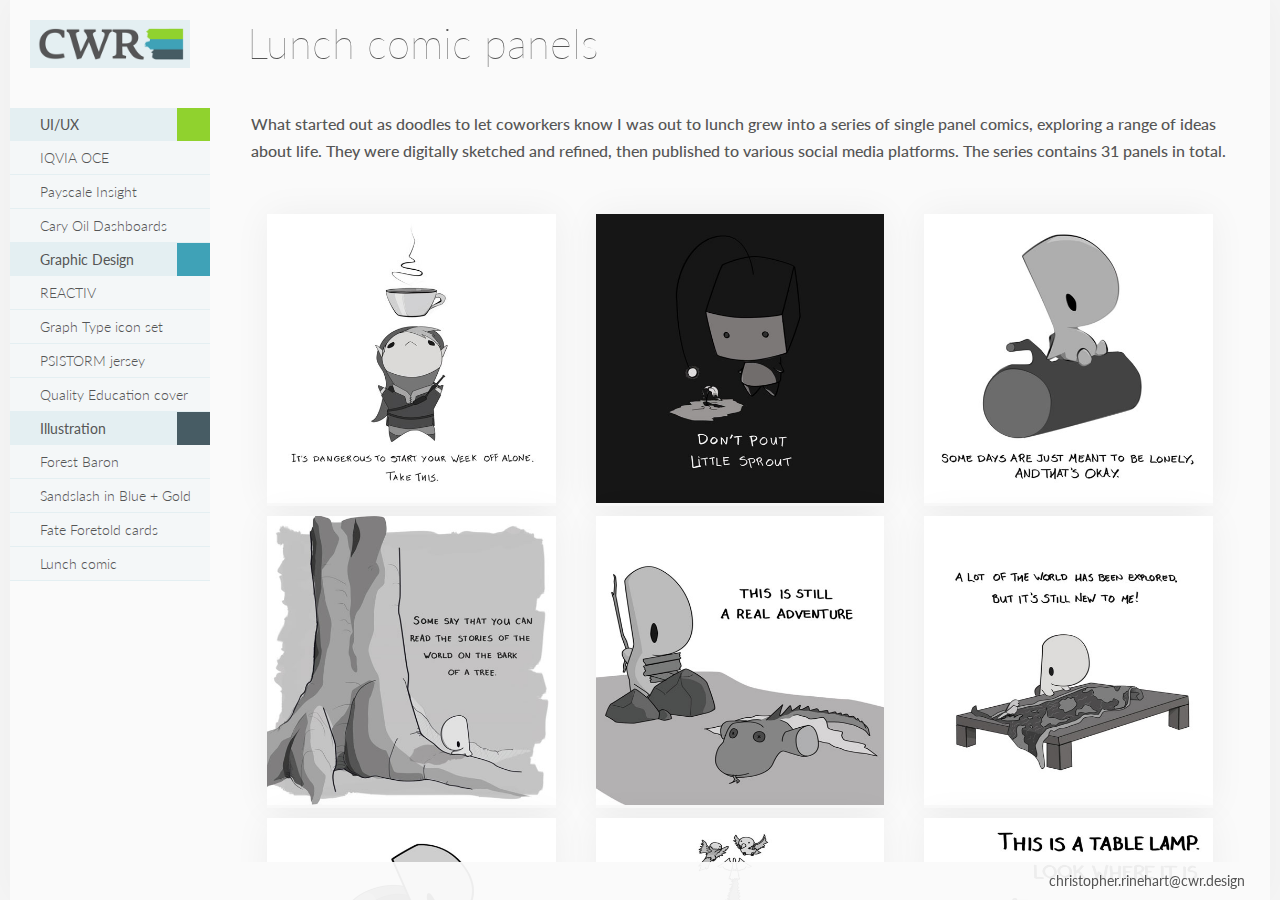
<file: portfolio/illustration/lunch.html>
<!doctype html>
<html lang="en">
<head>
  <meta charset="utf-8">
  <meta http-equiv="x-ua-compatible" content="ie=edge">
  <title>CWR Design - Lunch Comic</title>
  <meta name="description" content="
      Designing visual identities and interfaces.
      The design portfolio of Christopher Rinehart, a graphic designer and front end developer with experience
      working with SaaS applications and visual brand development.
    ">
  <meta name="viewport" content="width=device-width, initial-scale=1">
  <link rel="manifest" href="site.webmanifest">
  <link rel="apple-touch-icon" href="icon.png">
  
  <link rel="stylesheet" href="../../css/framework/mini.css">
  <link rel="stylesheet" href="../../css/base.css">
  <link rel="stylesheet" href="../../css/lunch.css">
  <link rel="stylesheet" href="../../css/lightbox.css">
  
  <link rel="stylesheet" href="../../css/mediaQuery/mq--base.css">
  <link rel="stylesheet" href="../../css/mediaQuery/mq--lunch.css">
  
  <script src="../../js/jquery-3.2.1.min.js"></script>
  <script src="../../js/jquery-ui.min.js"></script> <!-- only used for easing -->
  <script src="../../js/lightbox.js"></script>
  <script defer src="../../js/main.js"></script>
  <script defer src="../../js/packs/solid.js"></script>
  <script defer src="../../js/fontawesome.js"></script>
  
</head>
<body>
<!--[if lte IE 9]>
<p class="browserupgrade">You are using an <strong>outdated</strong> browser. Please <a href="https://browsehappy.com/">upgrade your browser</a> to improve your experience and security.</p>
<![endif]-->

<div class="div__container">

  <!-- mobile navigation block -->
  <div class="mobile__nav">
    <div class="mobile__row--navHeader">
      <div class="mobile__container--menuIcon">
        <i class="fas fa-list mobile__icon--menu" data-fa-transform="grow-7"></i>
      </div>
      <div class="mobile__container--brand">
        <div class="div__container--logoLink">
          <a href="http://cwr.design/index.html">
            <img class="mobile__img--brandLogo"
                 src="../../img/logo__brand--400x120.png">
          </a>
        </div>
      </div>
    </div>
    <div class="div__container--navListMobile">
      <div class="nav__list nav__list--uiux">
        <span class="span__nav--title">UI/UX</span>
        <div class="span__headingBlock span__headingBlock--green"></div>
      </div>
      <a class="nav__listItem nav__listItem--quintilesIMS"
         href="http://cwr.design/portfolio/uiux/iqviaOCE.html">
        IQVIA OCE
      </a>
      <a class="nav__listItem nav__listItem--payscale"
         href="http://cwr.design/portfolio/uiux/payscaleMerlin.html">
        Payscale Insight
      </a>
      <a class="nav__listItem nav__listItem--caryOil"
         href="http://cwr.design/portfolio/uiux/caryOil.html">
        Cary Oil Dashboards
      </a>
      
      <div class="nav__list nav__list--graphicDesign">
        <span class="span__nav--title">Graphic Design</span>
        <div class="span__headingBlock span__headingBlock--blue"></div>
      </div>
      <a class="nav__listItem nav__listItem--reactiv"
         href="http://cwr.design/portfolio/graphicDesign/reactiv.html">
        REACTIV
      </a>
      <a class="nav__listItem nav__listItem--graphIcons"
         href="http://cwr.design/portfolio/graphicDesign/graphIcons.html">
        Graph Type icon set
      </a>
      <a class="nav__listItem nav__listItem--psistorm"
         href="http://cwr.design/portfolio/graphicDesign/psistorm.html">
        PSISTORM jersey
      </a>
      <a class="nav__listItem nav__listItem--qualityEducation"
         href="http://cwr.design/portfolio/graphicDesign/qualityEducation.html">
        Quality Education cover
      </a>
      
      <div class="nav__list nav__list--illustration">
        <span class="span__nav--title">Illustration</span>
        <div class="span__headingBlock span__headingBlock--slate"></div>
      </div>
      <a class="nav__listItem nav__listItem--forestBaron"
         href="http://cwr.design/portfolio/illustration/forestBaron.html">
        Forest Baron
      </a>
      <a class="nav__listItem nav__listItem--sandslash"
         href="http://cwr.design/portfolio/illustration/sandslash.html">
        Sandslash in Blue + Gold
      </a>
      <a class="nav__listItem nav__listItem--fateForetold"
         href="http://cwr.design/portfolio/illustration/fateForetold.html">
        Fate Foretold cards
      </a>
      <a class="nav__listItem nav__listItem--lunch"
         href="http://cwr.design/portfolio/illustration/lunch.html">
        Lunch comic
      </a>
    </div>
  </div>

  <!-- larger screen nav block -->
  <div class="col__nav--site">
    <a class="link--logo" href="http://cwr.design/index.html">
      <img class="img--brandLogo" src="../../img/logo__brand--400x120.png" />
    </a>
    <div class="div__container--navLists">
      <div class="nav__list nav__list--uiux">
        <span class="span__nav--title">UI/UX</span>
        <div class="span__headingBlock span__headingBlock--green"></div>
      </div>
      <a class="nav__listItem nav__listItem--quintilesIMS"
         href="http://cwr.design/portfolio/uiux/iqviaOCE.html">
        IQVIA OCE
      </a>
      <a class="nav__listItem nav__listItem--payscale"
         href="http://cwr.design/portfolio/uiux/payscaleMerlin.html">
        Payscale Insight
      </a>
      <a class="nav__listItem nav__listItem--caryOil"
         href="http://cwr.design/portfolio/uiux/caryOil.html">
        Cary Oil Dashboards
      </a>
      
      <div class="nav__list nav__list--graphicDesign">
        <span class="span__nav--title">Graphic Design</span>
        <div class="span__headingBlock span__headingBlock--blue"></div>
      </div>
      <a class="nav__listItem nav__listItem--reactiv"
         href="http://cwr.design/portfolio/graphicDesign/reactiv.html">
        REACTIV
      </a>
      <a class="nav__listItem nav__listItem--graphIcons"
         href="http://cwr.design/portfolio/graphicDesign/graphIcons.html">
        Graph Type icon set
      </a>
      <a class="nav__listItem nav__listItem--psistorm"
         href="http://cwr.design/portfolio/graphicDesign/psistorm.html">
        PSISTORM jersey
      </a>
      <a class="nav__listItem nav__listItem--qualityEducation"
         href="http://cwr.design/portfolio/graphicDesign/qualityEducation.html">
        Quality Education cover
      </a>
      
      <div class="nav__list nav__list--illustration">
        <span class="span__nav--title">Illustration</span>
        <div class="span__headingBlock span__headingBlock--slate"></div>
      </div>
      <a class="nav__listItem nav__listItem--forestBaron"
         href="http://cwr.design/portfolio/illustration/forestBaron.html">
        Forest Baron
      </a>
      <a class="nav__listItem nav__listItem--sandslash"
         href="http://cwr.design/portfolio/illustration/sandslash.html">
        Sandslash in Blue + Gold
      </a>
      <a class="nav__listItem nav__listItem--fateForetold"
         href="http://cwr.design/portfolio/illustration/fateForetold.html">
        Fate Foretold cards
      </a>
      <a class="nav__listItem nav__listItem--lunch"
         href="http://cwr.design/portfolio/illustration/lunch.html">
        Lunch comic
      </a>
    
    </div>
  </div>
  
  <!-- to save time, we're to utilize this class that you already have -->
  <div class="col__content">

    <!-- and we start use of mini.css here -->
    <div class="container">

      <!-- title -->
      <div class="row row--pageHeader">
        <div class="col-sm-12">
          <h1 class="heading--pageTitle">Lunch comic panels</h1>
        </div>
      </div>   
         
      <!-- subtitle -->         
      <div class="row row--pageContent">
        <div class="col-sm-12 row__lunch--description">
          <p class="text--description">
            What started out as doodles to let coworkers know I was out to lunch grew into a series of
            single panel comics, exploring a range of ideas about life. They were digitally sketched and refined, then
            published to various social media platforms. The series contains 31 panels in total.
          </p>
        </div>
      </div>


      <!-- samples -->
      <div class="row row__lunch--sample row__lunch--imageRow" style="margin-top: 40px;">

        <!-- image box start! -->
        <div class="col-sm-12 col-md-4">
          <a class="img__lunch has-lightbox" href="../../img/lunch/img__lunch--01takeThis.jpg" data-lightbox="fateForetold" data-title="Most panels feature the character Juice, a young turtle with an unusually large head, as he explores the world around him." alt="Most panels feature the character Juice, a young turtle with an unusually large head, as he explores the world around him.">
            <img class="lightbox-icon" src="../../img/lightbox/indicator.png"/>
              <img src="../../img/lunch/img__lunch--01takeThis.jpg" width="100%" alt="Most panels feature the character Juice, a young turtle with an unusually large head, as he explores the world around him."/>
          </a>
        </div>

        <!-- image box start! -->
        <div class="col-sm-12 col-md-4">
          <a class="img__lunch has-lightbox" href="../../img/lunch/img__lunch--02optimisticRobot.jpg" data-lightbox="fateForetold" data-title="Most panels feature the character Juice, a young turtle with an unusually large head, as he explores the world around him." alt="Most panels feature the character Juice, a young turtle with an unusually large head, as he explores the world around him.">
            <img class="lightbox-icon" src="../../img/lightbox/indicator-forDarkImages.png"/>
              <img src="../../img/lunch/img__lunch--02optimisticRobot.jpg" width="100%" alt="Most panels feature the character Juice, a young turtle with an unusually large head, as he explores the world around him."/>
          </a>
        </div>

        <!-- image box start! -->
        <div class="col-sm-12 col-md-4">
          <a class="img__lunch has-lightbox" href="../../img/lunch/img__lunch--03lonelyLog.jpg" data-lightbox="fateForetold" data-title="Most panels feature the character Juice, a young turtle with an unusually large head, as he explores the world around him." alt="Most panels feature the character Juice, a young turtle with an unusually large head, as he explores the world around him.">
            <img class="lightbox-icon" src="../../img/lightbox/indicator.png"/>
              <img src="../../img/lunch/img__lunch--03lonelyLog.jpg" width="100%" alt="Most panels feature the character Juice, a young turtle with an unusually large head, as he explores the world around him."/>
          </a> 
        </div>

      </div>
      <!-- first sample row done! -->

      <div class="row row__lunch--sample row__lunch--imageRow" >

        <!-- image box start! -->
        <div class="col-sm-12 col-md-4">
          <a class="img__lunch has-lightbox" href="../../img/lunch/img__lunch--04treeHistory.jpg" data-lightbox="fateForetold" data-title="Most panels feature the character Juice, a young turtle with an unusually large head, as he explores the world around him." alt="Most panels feature the character Juice, a young turtle with an unusually large head, as he explores the world around him.">
            <img class="lightbox-icon" src="../../img/lightbox/indicator.png"/>
              <img src="../../img/lunch/img__lunch--04treeHistory.jpg" width="100%" alt="Most panels feature the character Juice, a young turtle with an unusually large head, as he explores the world around him."/>
          </a>
        </div>

        <!-- image box start! -->
        <div class="col-sm-12 col-md-4">
          <a class="img__lunch has-lightbox" href="../../img/lunch/img__lunch--05realAdventure.jpg" data-lightbox="fateForetold" data-title="Most panels feature the character Juice, a young turtle with an unusually large head, as he explores the world around him." alt="Most panels feature the character Juice, a young turtle with an unusually large head, as he explores the world around him.">
            <img class="lightbox-icon" src="../../img/lightbox/indicator.png"/>
              <img src="../../img/lunch/img__lunch--05realAdventure.jpg" width="100%" alt="Most panels feature the character Juice, a young turtle with an unusually large head, as he explores the world around him."/>
          </a>          
        </div>

        <!-- image box start! -->
        <div class="col-sm-12 col-md-4">
          <a class="img__lunch has-lightbox" href="../../img/lunch/img__lunch--06exploreTheWorld.jpg" data-lightbox="fateForetold" data-title="Most panels feature the character Juice, a young turtle with an unusually large head, as he explores the world around him." alt="Most panels feature the character Juice, a young turtle with an unusually large head, as he explores the world around him.">
            <img class="lightbox-icon" src="../../img/lightbox/indicator.png"/>
              <img src="../../img/lunch/img__lunch--06exploreTheWorld.jpg" width="100%" alt="Most panels feature the character Juice, a young turtle with an unusually large head, as he explores the world around him."/>
          </a>
        </div>

      </div>
      <!-- second sample row done! -->

      <div class="row row__lunch--sample row__lunch--imageRow" >

        <!-- image box start! -->
        <div class="col-sm-12 col-md-4">
          <a class="img__lunch has-lightbox" href="../../img/lunch/img__lunch--07thankfulLeaves.jpg" data-lightbox="fateForetold" data-title="Most panels feature the character Juice, a young turtle with an unusually large head, as he explores the world around him." alt="Most panels feature the character Juice, a young turtle with an unusually large head, as he explores the world around him.">
            <img class="lightbox-icon" src="../../img/lightbox/indicator.png"/>
              <img src="../../img/lunch/img__lunch--07thankfulLeaves.jpg" width="100%" alt="Most panels feature the character Juice, a young turtle with an unusually large head, as he explores the world around him."/>
          </a>
        </div>

        <!-- image box start! -->
        <div class="col-sm-12 col-md-4">
          <a class="img__lunch has-lightbox" href="../../img/lunch/img__lunch--08treeDecorating.jpg" data-lightbox="fateForetold" data-title="Most panels feature the character Juice, a young turtle with an unusually large head, as he explores the world around him." alt="Most panels feature the character Juice, a young turtle with an unusually large head, as he explores the world around him.">
            <img class="lightbox-icon" src="../../img/lightbox/indicator.png"/>
              <img src="../../img/lunch/img__lunch--08treeDecorating.jpg" width="100%" alt="Most panels feature the character Juice, a young turtle with an unusually large head, as he explores the world around him."/>
          </a>          
        </div>        

        <!-- image box start! -->
        <div class="col-sm-12 col-md-4">
          <a class="img__lunch has-lightbox" href="../../img/lunch/img__lunch--09goodLamp.jpg" data-lightbox="fateForetold" data-title="Most panels feature the character Juice, a young turtle with an unusually large head, as he explores the world around him." alt="Most panels feature the character Juice, a young turtle with an unusually large head, as he explores the world around him.">
            <img class="lightbox-icon" src="../../img/lightbox/indicator.png"/>
              <img src="../../img/lunch/img__lunch--09goodLamp.jpg" width="100%" alt="Most panels feature the character Juice, a young turtle with an unusually large head, as he explores the world around him."/>
          </a>          
        </div>

      </div>

      <!-- done!-->

      <div class="row__lunch--sample" style="margin-top: 40px;">



        <p class="text--imageCaption text__lunch--setCaption">
          Most panels feature the character Juice, a young turtle
          with an unusually large head, as he explores the world around him.
        </p>
      </div>        

      </div>
    <div class="row__footer">
      <span class="span--emailContact">christopher.rinehart@cwr.design</span>
      <span class="span--versionCount"></span>
    </div>
  </div>

</div>





<!-- potentially replace scripts -->
<!--
<script src="js/vendor/modernizr-3.5.0.min.js"></script>
<script src="https://code.jquery.com/jquery-3.2.1.min.js" integrity="sha256-hwg4gsxgFZhOsEEamdOYGBf13FyQuiTwlAQgxVSNgt4=" crossorigin="anonymous"></script>
<script>window.jQuery || document.write('<script src="js/vendor/jquery-3.2.1.min.js"><\/script>')</script>
<script src="js/plugins.js"></script>
<script src="js/main.js"></script>
-->

<!-- Google Analytics: change UA-XXXXX-Y to be your site's ID. -->
<script>
  window.ga=function(){ga.q.push(arguments)};ga.q=[];ga.l=+new Date;
  ga('create','UA-XXXXX-Y','auto');ga('send','pageview')
</script>
<script src="https://www.google-analytics.com/analytics.js" async defer></script>
</body>
</html>
</file>
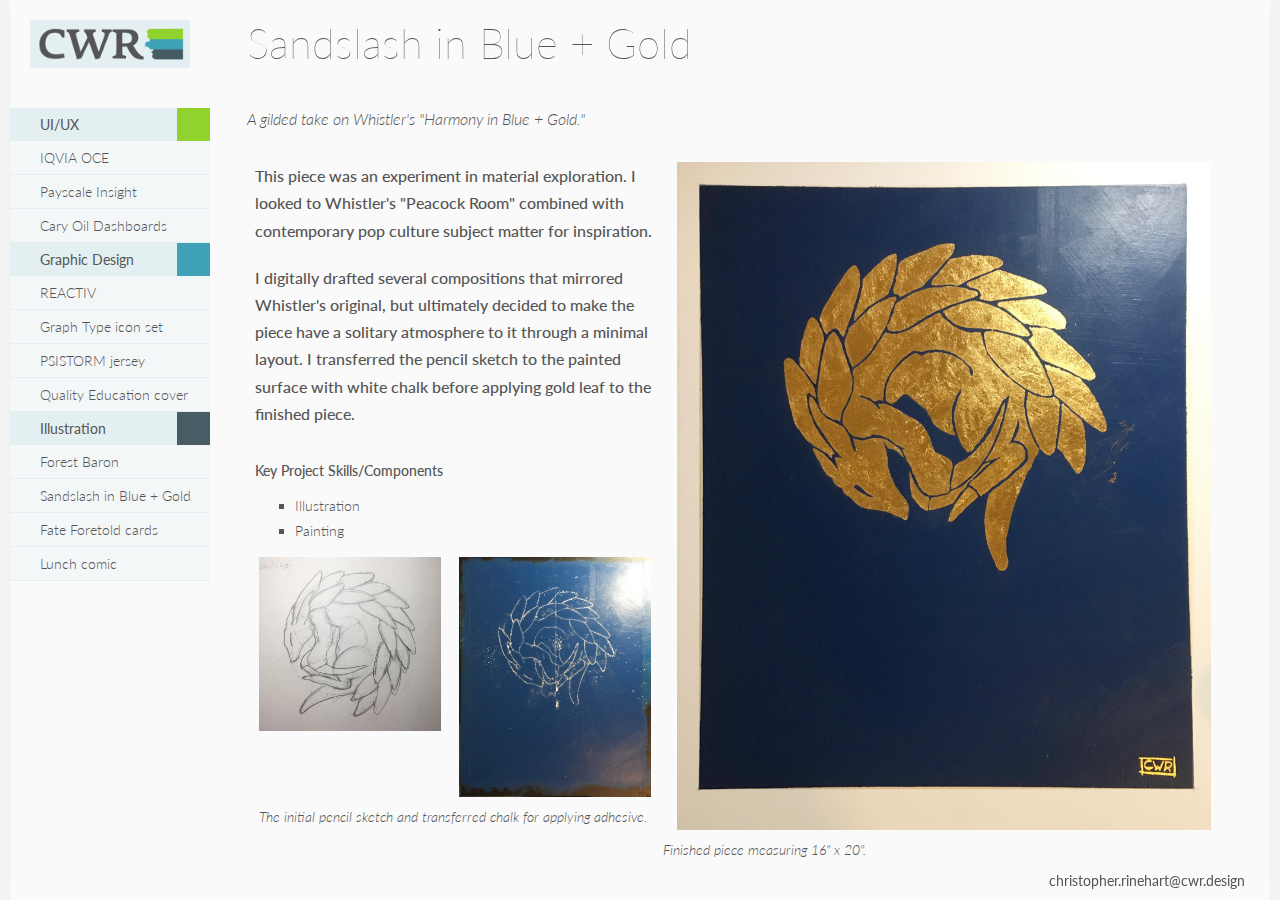
<file: portfolio/illustration/sandslash.html>
<!doctype html>
<html lang="en">
<head>
  <meta charset="utf-8">
  <meta http-equiv="x-ua-compatible" content="ie=edge">
  <title>CWR Design - Sandslash</title>
  <meta name="description" content="
      Designing visual identities and interfaces.
      The design portfolio of Christopher Rinehart, a graphic designer and front end developer with experience
      working with SaaS applications and visual brand development.
    ">
  <meta name="viewport" content="width=device-width, initial-scale=1">
  <link rel="manifest" href="site.webmanifest">
  <link rel="apple-touch-icon" href="icon.png">
  
  <link rel="stylesheet" href="../../css/framework/mini.css">
  <link rel="stylesheet" href="../../css/base.css">
  <link rel="stylesheet" href="../../css/sandslash.css">
  <link rel="stylesheet" href="../../css/lightbox.css">
  
  <link rel="stylesheet" href="../../css/mediaQuery/mq--base.css">
  <link rel="stylesheet" href="../../css/mediaQuery/mq--sandslash.css">
  
  <script src="../../js/jquery-3.2.1.min.js"></script>
  <script src="../../js/jquery-ui.min.js"></script> <!-- only used for easing -->
  <script src="../../js/lightbox.js"></script>
  <script defer src="../../js/main.js"></script>
  <script defer src="../../js/packs/solid.js"></script>
  <script defer src="../../js/fontawesome.js"></script>
  
</head>
<body>
<!--[if lte IE 9]>
<p class="browserupgrade">You are using an <strong>outdated</strong> browser. Please <a href="https://browsehappy.com/">upgrade your browser</a> to improve your experience and security.</p>
<![endif]-->

<div class="div__container">
  
  <div class="mobile__nav">
    <div class="mobile__row--navHeader">
      <div class="mobile__container--menuIcon">
        <i class="fas fa-list mobile__icon--menu" data-fa-transform="grow-7"></i>
      </div>
      <div class="mobile__container--brand">
        <div class="div__container--logoLink">
          <a href="http://cwr.design/index.html">
            <img class="mobile__img--brandLogo"
                 src="../../img/logo__brand--400x120.png">
          </a>
        </div>
      </div>
    </div>
    <div class="div__container--navListMobile">
      <div class="nav__list nav__list--uiux">
        <span class="span__nav--title">UI/UX</span>
        <div class="span__headingBlock span__headingBlock--green"></div>
      </div>
      <a class="nav__listItem nav__listItem--quintilesIMS"
         href="http://cwr.design/portfolio/uiux/iqviaOCE.html">
        IQVIA OCE
      </a>
      <a class="nav__listItem nav__listItem--payscale"
         href="http://cwr.design/portfolio/uiux/payscaleMerlin.html">
        Payscale Insight
      </a>
      <a class="nav__listItem nav__listItem--caryOil"
         href="http://cwr.design/portfolio/uiux/caryOil.html">
        Cary Oil Dashboards
      </a>
      
      <div class="nav__list nav__list--graphicDesign">
        <span class="span__nav--title">Graphic Design</span>
        <div class="span__headingBlock span__headingBlock--blue"></div>
      </div>
      <a class="nav__listItem nav__listItem--reactiv"
         href="http://cwr.design/portfolio/graphicDesign/reactiv.html">
        REACTIV
      </a>
      <a class="nav__listItem nav__listItem--graphIcons"
         href="http://cwr.design/portfolio/graphicDesign/graphIcons.html">
        Graph Type icon set
      </a>
      <a class="nav__listItem nav__listItem--psistorm"
         href="http://cwr.design/portfolio/graphicDesign/psistorm.html">
        PSISTORM jersey
      </a>
      <a class="nav__listItem nav__listItem--qualityEducation"
         href="http://cwr.design/portfolio/graphicDesign/qualityEducation.html">
        Quality Education cover
      </a>
      
      <div class="nav__list nav__list--illustration">
        <span class="span__nav--title">Illustration</span>
        <div class="span__headingBlock span__headingBlock--slate"></div>
      </div>
      <a class="nav__listItem nav__listItem--forestBaron"
         href="http://cwr.design/portfolio/illustration/forestBaron.html">
        Forest Baron
      </a>
      <a class="nav__listItem nav__listItem--sandslash"
         href="http://cwr.design/portfolio/illustration/sandslash.html">
        Sandslash in Blue + Gold
      </a>
      <a class="nav__listItem nav__listItem--fateForetold"
         href="http://cwr.design/portfolio/illustration/fateForetold.html">
        Fate Foretold cards
      </a>
      <a class="nav__listItem nav__listItem--lunch"
         href="http://cwr.design/portfolio/illustration/lunch.html">
        Lunch comic
      </a>
    </div>
  </div>
  
  <div class="col__nav--site">
    <a class="link--logo" href="http://cwr.design/index.html">
      <img class="img--brandLogo" src="../../img/logo__brand--400x120.png" />
    </a>
    <div class="div__container--navLists">
      <div class="nav__list nav__list--uiux">
        <span class="span__nav--title">UI/UX</span>
        <div class="span__headingBlock span__headingBlock--green"></div>
      </div>
      <a class="nav__listItem nav__listItem--quintilesIMS"
         href="http://cwr.design/portfolio/uiux/iqviaOCE.html">
        IQVIA OCE
      </a>
      <a class="nav__listItem nav__listItem--payscale"
         href="http://cwr.design/portfolio/uiux/payscaleMerlin.html">
        Payscale Insight
      </a>
      <a class="nav__listItem nav__listItem--caryOil"
         href="http://cwr.design/portfolio/uiux/caryOil.html">
        Cary Oil Dashboards
      </a>
      
      <div class="nav__list nav__list--graphicDesign">
        <span class="span__nav--title">Graphic Design</span>
        <div class="span__headingBlock span__headingBlock--blue"></div>
      </div>
      <a class="nav__listItem nav__listItem--reactiv"
         href="http://cwr.design/portfolio/graphicDesign/reactiv.html">
        REACTIV
      </a>
      <a class="nav__listItem nav__listItem--graphIcons"
         href="http://cwr.design/portfolio/graphicDesign/graphIcons.html">
        Graph Type icon set
      </a>
      <a class="nav__listItem nav__listItem--psistorm"
         href="http://cwr.design/portfolio/graphicDesign/psistorm.html">
        PSISTORM jersey
      </a>
      <a class="nav__listItem nav__listItem--qualityEducation"
         href="http://cwr.design/portfolio/graphicDesign/qualityEducation.html">
        Quality Education cover
      </a>
      
      <div class="nav__list nav__list--illustration">
        <span class="span__nav--title">Illustration</span>
        <div class="span__headingBlock span__headingBlock--slate"></div>
      </div>
      <a class="nav__listItem nav__listItem--forestBaron"
         href="http://cwr.design/portfolio/illustration/forestBaron.html">
        Forest Baron
      </a>
      <a class="nav__listItem nav__listItem--sandslash"
         href="http://cwr.design/portfolio/illustration/sandslash.html">
        Sandslash in Blue + Gold
      </a>
      <a class="nav__listItem nav__listItem--fateForetold"
         href="http://cwr.design/portfolio/illustration/fateForetold.html">
        Fate Foretold cards
      </a>
      <a class="nav__listItem nav__listItem--lunch"
         href="http://cwr.design/portfolio/illustration/lunch.html">
        Lunch comic
      </a>
    
    </div>
  </div>
  
  <!-- and we start use of mini.css here -->
  <div class=" col__content">

    <div class="container">

      <!-- header title -->
      <div class="row row--pageHeader">
        <div class="col-sm-12">
          <h1 class="heading--pageTitle">Sandslash in Blue + Gold</h1>
        </div>
      </div>  

      <!-- intro -->
      <div class="row row--pageContent">
        <div class="row--introText">
          <p class="text--introduction">
            A gilded take on Whistler's "Harmony in Blue + Gold."
          </p>
        </div>
      </div>
      
      <!-- samples -->
      <div class="row">

        <div class="col-md-12">
          <!-- nested rows because re-arrangement on mobile -->
          <div class="row">

            <!-- finished product -->
            <div class="col-sm-12 col-md-12 col-lg-7 col-lg-last">
              <a class="img__sandslash img__sandslash--final has-lightbox" href="../../img/sandslash/img__sandslash--final.png" data-lightbox="sandslash" data-title='Finished piece measuring 16" x 20".' alt="a gilded abstracted sandslash sits in a field of blue">
                <img class="lightbox-icon" src="../../img/lightbox/indicator.png"/>
                  <img src="../../img/sandslash/img__sandslash--final.png" width="100%" alt="a gilded abstracted sandslash sits in a field of blue"/>
              </a> 
              <p class="text--imageCaption">
                Finished piece measuring 16" x 20".
              </p>
            </div>

            <!-- about project -->
            <div class="col-sm-12 col-md-12 col-lg-5">
              <!-- project blurb -->
              <div class="row row__sandslash--copy">
                <div class="col-sm-12">
                  <p class="text--description">
                    This piece was an experiment in material exploration. I looked to Whistler's "Peacock Room" combined with
                    contemporary pop culture subject matter for inspiration.
                  </p>
                  <p class="text--description" style="margin-top: 20px;">
                    I digitally drafted several compositions that mirrored Whistler's original,
                    but ultimately decided to make the piece have a solitary atmosphere to it through a minimal layout.
                    I transferred the pencil sketch to the painted surface with white chalk
                    before applying gold leaf to the finished piece.
                  </p>                  
                </div>
              </div>    

              <!-- key skills -->
              <div class="row">
                <div class="col-sm-12 row__sandslash--skills" style="margin-top: 20px;">
                  <h4 class="heading__list--keyProjectSkills">Key Project Skills/Components</h4>
                  <ul class="list--keySkills">
                    <li class="listItem--skill">Illustration</li>
                    <li class="listItem--skill">Painting</li>
                  </ul>
                </div>
              </div>

              <!-- process image -->
              <div class="row">
                <div class="col-sm-6">
                  <a class="img__sandslash  img__sandslash--discoveryTop has-lightbox" href="../../img/sandslash/img__sandslash--sketch.png" data-lightbox="sandslash" data-title="The initial pencil sketch and transferred chalk for applying adhesive." alt="The initial pencil sketch and transferred chalk for applying adhesive.">
                    <img class="lightbox-icon" src="../../img/lightbox/indicator.png"/>
                      <img src="../../img/sandslash/img__sandslash--sketch.png" width="100%" alt="The initial pencil sketch and transferred chalk for applying adhesive."/>
                  </a>
                </div>
                <!-- process image -->
                <div class="col-sm-6">
                  <a class="img__sandslash  has-lightbox" href="../../img/sandslash/img__sandslash--appliedSketch.png" data-lightbox="sandslash" data-title="The initial pencil sketch and transferred chalk for applying adhesive." alt="The initial pencil sketch and transferred chalk for applying adhesive.">
                    <img class="lightbox-icon" src="../../img/lightbox/indicator.png"/>
                      <img src="../../img/sandslash/img__sandslash--appliedSketch.png" width="100%" alt="The initial pencil sketch and transferred chalk for applying adhesive."/>
                  </a>
                </div>              
              </div>
              <!-- caption -->
              <div class="row">
                <div class="col-sm-12 sand_caption">
                  <p class="text--imageCaption">
                    The initial pencil sketch and transferred chalk for applying adhesive.
                  </p>              
                </div>
              </div>

            </div>

          </div>
        </div>
      </div>
    </div>
    
    <div class="row__footer">
      <span class="span--emailContact">christopher.rinehart@cwr.design</span>
      <span class="span--versionCount"></span>
    </div>
    
  </div>
    
    <!-- process and finished product -->
  
</div>




<!-- potentially replace scripts -->
<!--
<script src="js/vendor/modernizr-3.5.0.min.js"></script>
<script src="https://code.jquery.com/jquery-3.2.1.min.js" integrity="sha256-hwg4gsxgFZhOsEEamdOYGBf13FyQuiTwlAQgxVSNgt4=" crossorigin="anonymous"></script>
<script>window.jQuery || document.write('<script src="js/vendor/jquery-3.2.1.min.js"><\/script>')</script>
<script src="js/plugins.js"></script>
<script src="js/main.js"></script>
-->

<!-- Google Analytics: change UA-XXXXX-Y to be your site's ID. -->
<script>
  window.ga=function(){ga.q.push(arguments)};ga.q=[];ga.l=+new Date;
  ga('create','UA-XXXXX-Y','auto');ga('send','pageview')
</script>
<script src="https://www.google-analytics.com/analytics.js" async defer></script>
</body>
</html>
</file>
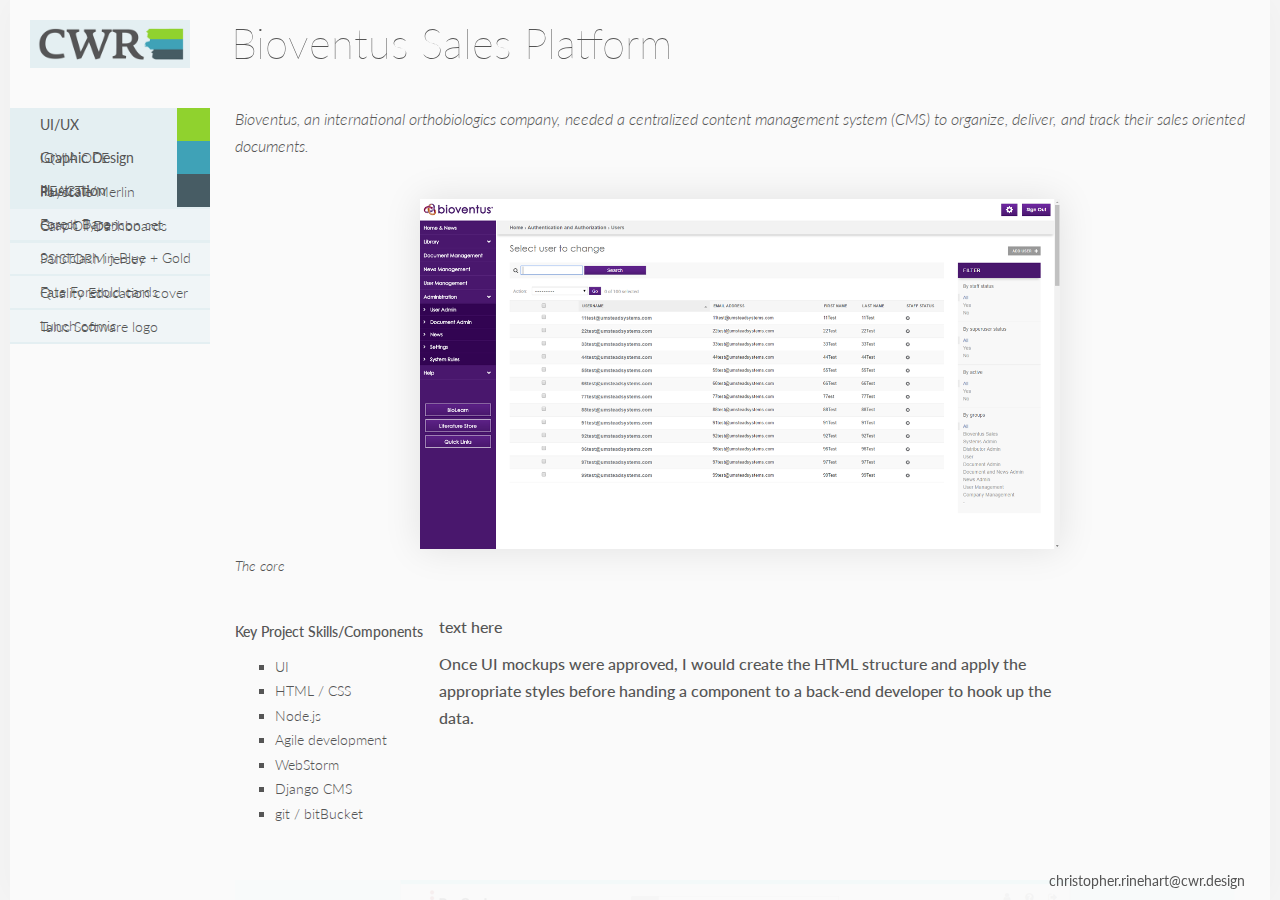
<file: portfolio/uiux/beioventus.html>
<!doctype html>
<html lang="en">
<head>
  <meta charset="utf-8">
  <meta http-equiv="x-ua-compatible" content="ie=edge">
  <title>CWR Design - Bioventus Sales Platform</title>
  <meta name="description" content="
      Designing visual identities and interfaces.
      The design portfolio of Christopher Rinehart, a graphic designer and front end developer with experience
      working with SaaS applications and visual brand development.
    ">
  <meta name="viewport" content="width=device-width, initial-scale=1">
  <link rel="manifest" href="site.webmanifest">
  <link rel="apple-touch-icon" href="icon.png">
  
  <link rel="stylesheet" href="../../css/base.css">
  <link rel="stylesheet" href="../../css/bioventus.css">
  
  <link rel="stylesheet" href="../../css/mediaQuery/mq--base.css">
  
  <script src="../../js/jquery-3.2.1.min.js"></script>
  <script defer src="../../js/main.js"></script>
  <script defer src="../../js/packs/solid.js"></script>
  <script defer src="../../js/fontawesome.js"></script>
  
</head>
<body>
<!--[if lte IE 9]>
<p class="browserupgrade">You are using an <strong>outdated</strong> browser. Please <a href="https://browsehappy.com/">upgrade your browser</a> to improve your experience and security.</p>
<![endif]-->

<div class="div__container">
  
  <div class="mobile__nav">
    
    <div class="mobile__row--navHeader">
      <div class="mobile__container--menuIcon">
        <i class="fas fa-list mobile__icon--menu" data-fa-transform="grow-7"></i>
      </div>
      <div class="mobile__container--brand">
        <div class="div__container--logoLink">
          <a href="http://cwr.design/index.html">
            <img class="mobile__img--brandLogo"
                 src="../../img/logo__brand--400x120.png">
          </a>
        </div>
      </div>
    </div>
    <div class="div__container--navListMobile">
      <ul class="nav__list nav__list--uiux">
        <li class="nav__heading">
          <span class="span__headingValue">UI/UX</span>
          <div class="span__headingBlock span__headingBlock--green"></div>
        </li>
        <li class="nav__listItem nav__listItem--quintilesIMS">
          <a href="http://cwr.design/portfolio/uiux/iqviaOCE.html">IQVIA OCE</a>
        </li>
        <li class="nav__listItem nav__listItem--payscale">
          <a href="http://cwr.design/portfolio/uiux/payscaleMerlin.html">Payscale Merlin</a>
        </li>
        <li class="nav__listItem nav__listItem--caryOil">
          <a href="http://cwr.design/portfolio/uiux/caryOil.html">Cary Oil Dashboards</a>
        </li>
      </ul>
      <ul class="nav__list nav__list--graphicDesign">
        <li class="nav__heading">
          <span class="span__headingValue">Graphic Design</span>
          <div class="span__headingBlock span__headingBlock--blue"></div>
        </li>
        <li class="nav__listItem nav__listItem--reactiv">
          <a href="http://cwr.design/portfolio/graphicDesign/reactiv.html">REACTIV</a>
        </li>
        <li class="nav__listItem nav__listItem--graphIcons">
          <a href="http://cwr.design/portfolio/graphicDesign/graphIcons.html">Graph Type icon set</a>
        </li>
        <li class="nav__listItem nav__listItem--psistorm">
          <a href="http://cwr.design/portfolio/graphicDesign/psistorm.html">PSISTORM jersey</a>
        </li>
        <li class="nav__listItem nav__listItem--qualityEducation">
          <a href="http://cwr.design/portfolio/graphicDesign/qualityEducation.html">Quality Education cover</a>
        </li>
        <li class="nav__listItem nav__listItem--talus">
          <a href="http://cwr.design/portfolio/graphicDesign/talus.html">Talus Software logo</a>
        </li>
      </ul>
      <ul class="nav__list nav__list--illustration">
        <li class="nav__heading">
          <span class="span__headingValue">Illustration</span>
          <div class="span__headingBlock span__headingBlock--slate"></div>
        </li>
        <li class="nav__listItem nav__listItem--forestBaron">
          <a href="http://cwr.design/portfolio/illustration/forestBaron.html">Forest Baron</a>
        </li>
        <li class="nav__listItem nav__listItem--sandslash">
          <a href="http://cwr.design/portfolio/illustration/sandslash.html">Sandslash in Blue + Gold</a>
        </li>
        <li class="nav__listItem nav__listItem--fateForetold">
          <a href="http://cwr.design/portfolio/illustration/fateForetold.html">Fate Foretold cards</a>
        </li>
        <li class="nav__listItem nav__listItem--lunch">
          <a href="http://cwr.design/portfolio/illustration/lunch.html">Lunch comic</a>
        </li>
      </ul>
    </div>
  </div>
  
  <div class="col__nav--site">
    <a class="link--logo" href="http://cwr.design/index.html">
      <img class="img--brandLogo" src="../../img/logo__brand--400x120.png" />
    </a>
    <div class="div__container--navLists">
      <ul class="nav__list nav__list--uiux">
        <li class="nav__heading">
          <span class="span__headingValue">UI/UX</span>
          <div class="span__headingBlock span__headingBlock--green"></div>
        </li>
        <li class="nav__listItem nav__listItem--quintilesIMS">
          <a href="http://cwr.design/portfolio/uiux/iqviaOCE.html">IQVIA OCE</a>
        </li>
        <li class="nav__listItem nav__listItem--payscale">
          <a href="http://cwr.design/portfolio/uiux/payscaleMerlin.html">Payscale Merlin</a>
        </li>
        <li class="nav__listItem nav__listItem--caryOil">
          <a href="http://cwr.design/portfolio/uiux/caryOil.html">Cary Oil Dashboards</a>
        </li>
      </ul>
      <ul class="nav__list nav__list--graphicDesign">
        <li class="nav__heading">
          <span class="span__headingValue">Graphic Design</span>
          <div class="span__headingBlock span__headingBlock--blue"></div>
        </li>
        <li class="nav__listItem nav__listItem--reactiv">
          <a href="http://cwr.design/portfolio/graphicDesign/reactiv.html">REACTIV</a>
        </li>
        <li class="nav__listItem nav__listItem--graphIcons">
          <a href="http://cwr.design/portfolio/graphicDesign/graphIcons.html">Graph Type icon set</a>
        </li>
        <li class="nav__listItem nav__listItem--psistorm">
          <a href="http://cwr.design/portfolio/graphicDesign/psistorm.html">PSISTORM jersey</a>
        </li>
        <li class="nav__listItem nav__listItem--qualityEducation">
          <a href="http://cwr.design/portfolio/graphicDesign/qualityEducation.html">Quality Education cover</a>
        </li>
        <li class="nav__listItem nav__listItem--talus">
          <a href="http://cwr.design/portfolio/graphicDesign/talus.html">Talus Software logo</a>
        </li>
      </ul>
      <ul class="nav__list nav__list--illustration">
        <li class="nav__heading">
          <span class="span__headingValue">Illustration</span>
          <div class="span__headingBlock span__headingBlock--slate"></div>
        </li>
        <li class="nav__listItem nav__listItem--forestBaron">
          <a href="http://cwr.design/portfolio/illustration/forestBaron.html">Forest Baron</a>
        </li>
        <li class="nav__listItem nav__listItem--sandslash">
          <a href="http://cwr.design/portfolio/illustration/sandslash.html">Sandslash in Blue + Gold</a>
        </li>
        <li class="nav__listItem nav__listItem--fateForetold">
          <a href="http://cwr.design/portfolio/illustration/fateForetold.html">Fate Foretold cards</a>
        </li>
        <li class="nav__listItem nav__listItem--lunch">
          <a href="http://cwr.design/portfolio/illustration/lunch.html">Lunch comic</a>
        </li>
      </ul>
    </div>
  </div>
  
  <div class="col__content">
    <div class="row--pageHeader">
      <h1 class="heading--pageTitle" id="title--qvia">Bioventus Sales Platform</h1>
    </div>
    
    
    <div class="row--pageContent">
      <div class="row--introText">
        <p class="text--introduction">
          Bioventus, an international orthobiologics company, needed a centralized
          content management system (CMS) to organize, deliver, and track their sales oriented documents.
        </p>
      </div>
      <div class="row--projectImage">
        <img class="img__bioventus img__payscale--dashboard"
             src="../../img/bioventus/img__bioventus--condensed.png"
             alt="clear "/>
        <p class="text--imageCaption">
          The core
        </p>
      </div>
      <div class="row--projectDescription">
        <div class="col__payscale--keyProjectSkills">
          <h4 class="heading__list--keyProjectSkills">Key Project Skills/Components</h4>
          <ul class="list--keySkills">
            <li class="listItem--skill">UI</li>
            <li class="listItem--skill">HTML / CSS</li>
            <li class="listItem--skill">Node.js</li>
            <li class="listItem--skill">Agile development</li>
            <li class="listItem--skill">WebStorm</li>
            <li class="listItem--skill">Django CMS</li>
            <li class="listItem--skill">git / bitBucket</li>
          </ul>
        </div>
        <div class="col__payscale--projectProcess">
          <p class="text--description">
            text here
          </p>
          <p class="text--description" style="margin-top: 10px;">
            Once UI mockups were approved, I would create the HTML structure and apply the appropriate styles before
            handing a component to a back-end developer to hook up the data.
          </p>
        </div>
      </div>
      <div class="row--projectImage">
        <img class="img__payscale img__payscale--jobComparison"
             src="../../img/payscale/payscale03--jobComparison.png"
             alt="selecting multiple jobs brings up a comparison table of various metrics"/>
        <p class="text--imageCaption">
          Selecting multiple jobs were cause the right details panel to populate with a
          comparison table with various metrics. React enables the application to maintain a light-weight
          experience by only rendering the necessary changes in the data and code.
        </p>
      </div>
      <div class="row--projectImage">
        <img class="img__payscale img__payscale--jobSurvey"
             src="../../img/payscale/payscale04--surveyRanges.png"
             alt="a list of relative surveys for particular jobs"/>
        <p class="text--imageCaption">
          Relative charts help to discern similarities and differences between comparable positions.
        </p>
      </div>
      <div class="row--projectDescription">
        <p class="text--description">
          I have been helping to develop Merlin for nearly 2 years. The initial front-end foundation was established
          while I was with IVC. I have since been brought on as an independent contractor to develop specific UI components
          or to aid in refactoring styles component architecture.
        </p>
      </div>
      
    </div>
    <div class="row__footer">
      <span class="span--emailContact">christopher.rinehart@cwr.design</span>
      <span class="span--versionCount"></span>
    </div>
  </div>
</div>




<!-- potentially replace scripts -->
<!--
<script src="js/vendor/modernizr-3.5.0.min.js"></script>
<script src="https://code.jquery.com/jquery-3.2.1.min.js" integrity="sha256-hwg4gsxgFZhOsEEamdOYGBf13FyQuiTwlAQgxVSNgt4=" crossorigin="anonymous"></script>
<script>window.jQuery || document.write('<script src="js/vendor/jquery-3.2.1.min.js"><\/script>')</script>
<script src="js/plugins.js"></script>
<script src="js/main.js"></script>
-->

<!-- Google Analytics: change UA-XXXXX-Y to be your site's ID. -->
<script>
  window.ga=function(){ga.q.push(arguments)};ga.q=[];ga.l=+new Date;
  ga('create','UA-XXXXX-Y','auto');ga('send','pageview')
</script>
<script src="https://www.google-analytics.com/analytics.js" async defer></script>
</body>
</html>
</file>
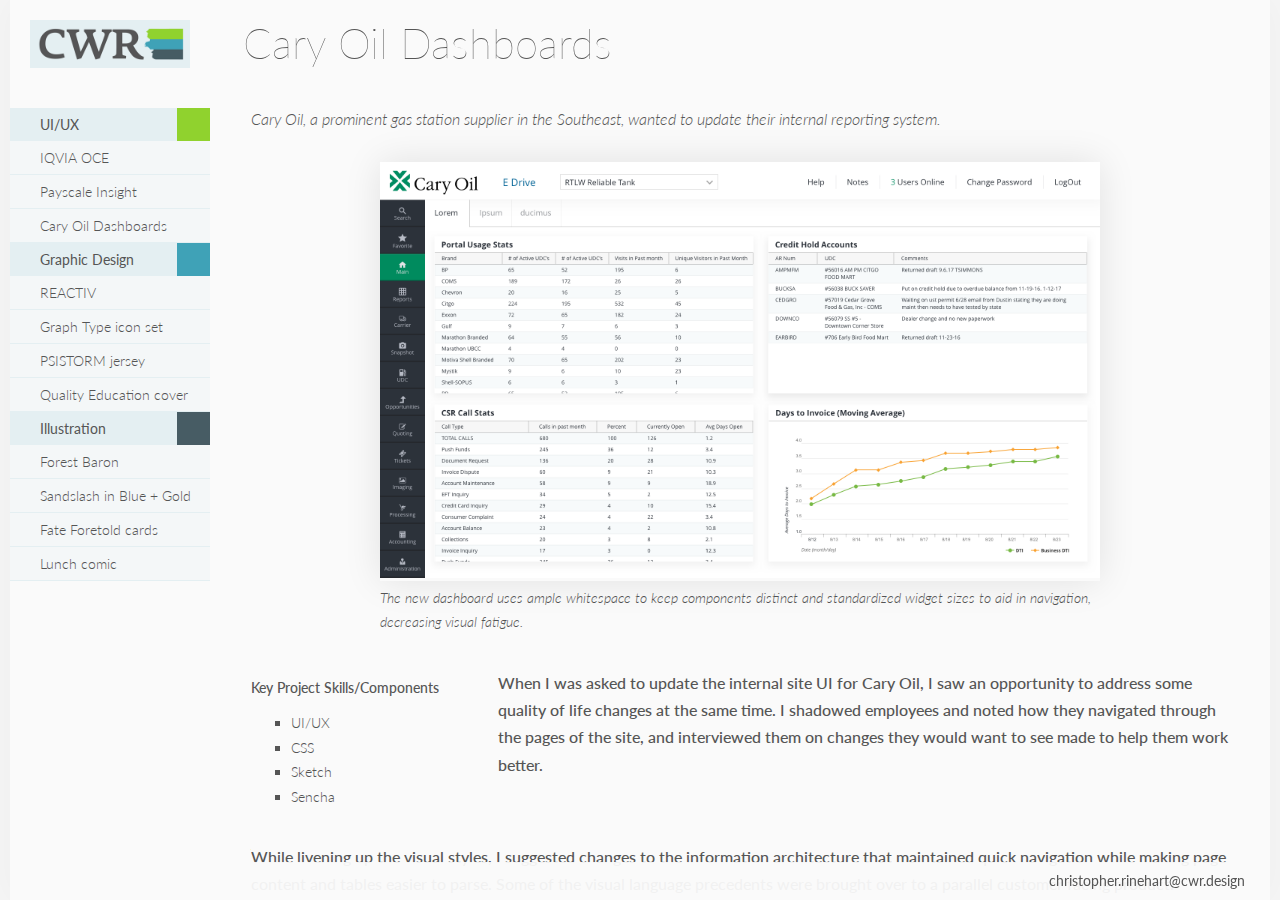
<file: portfolio/uiux/caryOil.html>
<!doctype html>
<html lang="en">
<head>
  <meta charset="utf-8">
  <meta http-equiv="x-ua-compatible" content="ie=edge">
  <title>CWR Design - Cary Oil</title>
  <meta name="description" content="
      Designing visual identities and interfaces.
      The design portfolio of Christopher Rinehart, a graphic designer and front end developer with experience
      working with SaaS applications and visual brand development.
    ">
  <meta name="viewport" content="width=device-width, initial-scale=1">
  <link rel="manifest" href="site.webmanifest">
  <link rel="apple-touch-icon" href="icon.png">
  
  <link rel="stylesheet" href="../../css/framework/mini.css">
  <link rel="stylesheet" href="../../css/base.css">
  <link rel="stylesheet" href="../../css/caryOil.css">
  <link rel="stylesheet" href="../../css/lightbox.css">
  
  <link rel="stylesheet" href="../../css/mediaQuery/mq--base.css">
  <link rel="stylesheet" href="../../css/mediaQuery/mq--caryOil.css">
    
  <script src="../../js/jquery-3.2.1.min.js"></script>
  <script src="../../js/jquery-ui.min.js"></script> <!-- only used for easing -->
  <script src="../../js/lightbox.js"></script>

  <script defer src="../../js/main.js"></script>
  <script defer src="../../js/packs/solid.js"></script>
  <script defer src="../../js/fontawesome.js"></script>

</head>
<body>
<!--[if lte IE 9]>
<p class="browserupgrade">You are using an <strong>outdated</strong> browser. Please <a href="https://browsehappy.com/">upgrade your browser</a> to improve your experience and security.</p>
<![endif]-->

<div class="div__container">
  
  <div class="mobile__nav">
    <div class="mobile__row--navHeader">
      <div class="mobile__container--menuIcon">
        <i class="fas fa-list mobile__icon--menu" data-fa-transform="grow-7"></i>
      </div>
      <div class="mobile__container--brand">
        <div class="div__container--logoLink">
          <a href="http://cwr.design/index.html">
            <img class="mobile__img--brandLogo"
                 src="../../img/logo__brand--400x120.png">
          </a>
        </div>
      </div>
    </div>
    <div class="div__container--navListMobile">
      <div class="nav__list nav__list--uiux">
        <span class="span__nav--title">UI/UX</span>
        <div class="span__headingBlock span__headingBlock--green"></div>
      </div>
      <a class="nav__listItem nav__listItem--quintilesIMS"
         href="http://cwr.design/portfolio/uiux/iqviaOCE.html">
        IQVIA OCE
      </a>
      <a class="nav__listItem nav__listItem--payscale"
         href="http://cwr.design/portfolio/uiux/payscaleMerlin.html">
        Payscale Insight
      </a>
      <a class="nav__listItem nav__listItem--caryOil"
         href="http://cwr.design/portfolio/uiux/caryOil.html">
        Cary Oil Dashboards
      </a>
      
      <div class="nav__list nav__list--graphicDesign">
        <span class="span__nav--title">Graphic Design</span>
        <div class="span__headingBlock span__headingBlock--blue"></div>
      </div>
      <a class="nav__listItem nav__listItem--reactiv"
         href="http://cwr.design/portfolio/graphicDesign/reactiv.html">
        REACTIV
      </a>
      <a class="nav__listItem nav__listItem--graphIcons"
         href="http://cwr.design/portfolio/graphicDesign/graphIcons.html">
        Graph Type icon set
      </a>
      <a class="nav__listItem nav__listItem--psistorm"
         href="http://cwr.design/portfolio/graphicDesign/psistorm.html">
        PSISTORM jersey
      </a>
      <a class="nav__listItem nav__listItem--qualityEducation"
         href="http://cwr.design/portfolio/graphicDesign/qualityEducation.html">
        Quality Education cover
      </a>
      
      <div class="nav__list nav__list--illustration">
        <span class="span__nav--title">Illustration</span>
        <div class="span__headingBlock span__headingBlock--slate"></div>
      </div>
      <a class="nav__listItem nav__listItem--forestBaron"
         href="http://cwr.design/portfolio/illustration/forestBaron.html">
        Forest Baron
      </a>
      <a class="nav__listItem nav__listItem--sandslash"
         href="http://cwr.design/portfolio/illustration/sandslash.html">
        Sandslash in Blue + Gold
      </a>
      <a class="nav__listItem nav__listItem--fateForetold"
         href="http://cwr.design/portfolio/illustration/fateForetold.html">
        Fate Foretold cards
      </a>
      <a class="nav__listItem nav__listItem--lunch"
         href="http://cwr.design/portfolio/illustration/lunch.html">
        Lunch comic
      </a>
    </div>
  </div>
  
  <div class="col__nav--site">
    <a class="link--logo" href="http://cwr.design/index.html">
      <img class="img--brandLogo" src="../../img/logo__brand--400x120.png" />
    </a>
    <div class="div__container--navLists">
      <div class="nav__list nav__list--uiux">
        <span class="span__nav--title">UI/UX</span>
        <div class="span__headingBlock span__headingBlock--green"></div>
      </div>
      <a class="nav__listItem nav__listItem--quintilesIMS"
         href="http://cwr.design/portfolio/uiux/iqviaOCE.html">
        IQVIA OCE
      </a>
      <a class="nav__listItem nav__listItem--payscale"
         href="http://cwr.design/portfolio/uiux/payscaleMerlin.html">
        Payscale Insight
      </a>
      <a class="nav__listItem nav__listItem--caryOil"
         href="http://cwr.design/portfolio/uiux/caryOil.html">
        Cary Oil Dashboards
      </a>
      
      <div class="nav__list nav__list--graphicDesign">
        <span class="span__nav--title">Graphic Design</span>
        <div class="span__headingBlock span__headingBlock--blue"></div>
      </div>
      <a class="nav__listItem nav__listItem--reactiv"
         href="http://cwr.design/portfolio/graphicDesign/reactiv.html">
        REACTIV
      </a>
      <a class="nav__listItem nav__listItem--graphIcons"
         href="http://cwr.design/portfolio/graphicDesign/graphIcons.html">
        Graph Type icon set
      </a>
      <a class="nav__listItem nav__listItem--psistorm"
         href="http://cwr.design/portfolio/graphicDesign/psistorm.html">
        PSISTORM jersey
      </a>
      <a class="nav__listItem nav__listItem--qualityEducation"
         href="http://cwr.design/portfolio/graphicDesign/qualityEducation.html">
        Quality Education cover
      </a>
      
      <div class="nav__list nav__list--illustration">
        <span class="span__nav--title">Illustration</span>
        <div class="span__headingBlock span__headingBlock--slate"></div>
      </div>
      <a class="nav__listItem nav__listItem--forestBaron"
         href="http://cwr.design/portfolio/illustration/forestBaron.html">
        Forest Baron
      </a>
      <a class="nav__listItem nav__listItem--sandslash"
         href="http://cwr.design/portfolio/illustration/sandslash.html">
        Sandslash in Blue + Gold
      </a>
      <a class="nav__listItem nav__listItem--fateForetold"
         href="http://cwr.design/portfolio/illustration/fateForetold.html">
        Fate Foretold cards
      </a>
      <a class="nav__listItem nav__listItem--lunch"
         href="http://cwr.design/portfolio/illustration/lunch.html">
        Lunch comic
      </a>
    
    </div>
  </div>
  
  <!-- and we start use of mini.css here -->
  <div class="col__content">

    <div class="container">

      <!-- title -->
      <div class="row">
        <div class="col-sm-12 row--pageHeader">
          <h1 class="heading--pageTitle" id="title--qvia">Cary Oil Dashboards</h1>
        </div>
      </div>

      <!-- subtitle -->
      <div class="row row--pageContent">
        <div class="col-sm-12 row--introText">
          <p class="text--introduction">
            Cary Oil, a prominent gas station supplier in the Southeast, wanted to update their internal reporting system.
          </p>
        </div>
      </div>

      <!-- hero sample -->
      <div class="row">
        <div class="col-sm-12">
          <div class="container_caryOil--heroContainer">
            <!-- hero -->
            <a class="img__caryOil img__caryOil--dashboard has-lightbox" href="../../img/caryOil/img__CaryOil--dashboardNew.png" data-lightbox="caryOil" data-title="The new dashboard uses ample whitespace to keep components distinct and standardized widget sizes to aid in navigation, decreasing visual fatigue." alt="The new dashboard uses ample whitespace to keep components distinct and standardized widget sizes to aid in navigation, decreasing visual fatigue.">
              <img class="lightbox-icon" src="../../img/lightbox/indicator.png"/>
                <img src="../../img/caryOil/img__CaryOil--dashboardNew.png" width="100%" alt="The new dashboard uses ample whitespace to keep components distinct and standardized widget sizes to aid in navigation, decreasing visual fatigue."/>
            </a>
            <!-- caption -->
            <p class="text--imageCaption">
              The new dashboard uses ample whitespace to keep components distinct
              and standardized widget sizes to aid in navigation, decreasing visual fatigue.
            </p>
          </div>
        </div>
      </div>

      <!-- key skills and process -->
      <div class="row" style="margin-top: 40px;">

        <!-- key skills -->
        <div class="col-sm-12 col-md-4 col-lg-3">
          <div class="col__caryOil--keyProjectSkills">
            <h4 class="heading__list--keyProjectSkills">Key Project Skills/Components</h4>
            <ul class="list--keySkills">
              <li class="listItem--skill">UI/UX</li>
              <li class="listItem--skill">CSS</li>
              <li class="listItem--skill">Sketch</li>
              <li class="listItem--skill">Sencha</li>
            </ul>
          </div>          
        </div>

        <!-- process -->
        <div class="col-sm-12 col-md-8 col-lg-9">
          <div class="col__caryOil--projectProcess">
            <p class="text--description text__caryOil--topParagraph">
              When I was asked to update the internal site UI for Cary Oil, I saw an opportunity to address some quality
              of life changes at the same time. I shadowed employees and noted how they navigated through the pages of the
              site, and interviewed them on changes they would want to see made to help them work better.
            </p>
           
            <!-- <p class="text--imageCaption">
              The original dashboard suffered from a lack of clarity, making it look aged and difficult to read.
            </p> -->
          </div>          
        </div>        
      </div>

      <!-- description -->
      <div class="row">
        <div class="col-sm-12">
          <div class="row--projectDescription">
            <p class="text--description">
              While livening up the visual styles, I suggested changes to the information architecture that maintained quick
              navigation while making page content and tables easier to parse. Some of the visual language precedents were
              brought over to a parallel customer facing product.
            </p>
          </div>          
        </div>
      </div>

      <!-- demos -->
      <div class="row" style="margin-top: 40px;">
        <!-- first -->
        <div class="col-sm-12 col-md-6 col-lg-6">
          <img class="img__pix img__pix--desktop"
               src="../../img/caryOil/img__pix--ui_macbookMockup.png"
               alt="a list of relative surveys for particular jobs" width="100%"/>
          <p class="text--imageCaption">
            Based on the previous internal dashboard, this customer facing tool focuses on quick status updates and recent activity.
          </p>
        </div>

        <!-- second -->
        <div class="col-sm-12 col-md-6 col-lg-6">
          <img class="img__pix img__pix--mobile"
               src="../../img/caryOil/img__pix--ui_mobileMockup.png"
               alt="a list of relative surveys for particular jobs" width="100%" />
          <p class="text--imageCaption">
            Slightly exaggerated weights are used to increase clarity at a glance and aid in quick navigation.
          </p>
        </div>        
      </div>


    </div>
    <!-- done -->


    <div class="row__footer">
      <span class="span--emailContact">christopher.rinehart@cwr.design</span>
      <span class="span--versionCount"></span>
    </div>
  </div>
</div>




<!-- potentially replace scripts -->
<!--
<script src="js/vendor/modernizr-3.5.0.min.js"></script>
<script src="https://code.jquery.com/jquery-3.2.1.min.js" integrity="sha256-hwg4gsxgFZhOsEEamdOYGBf13FyQuiTwlAQgxVSNgt4=" crossorigin="anonymous"></script>
<script>window.jQuery || document.write('<script src="js/vendor/jquery-3.2.1.min.js"><\/script>')</script>
<script src="js/plugins.js"></script>
<script src="js/main.js"></script>
-->

<!-- Google Analytics: change UA-XXXXX-Y to be your site's ID. -->
<script>
  window.ga=function(){ga.q.push(arguments)};ga.q=[];ga.l=+new Date;
  ga('create','UA-XXXXX-Y','auto');ga('send','pageview')
</script>
<script src="https://www.google-analytics.com/analytics.js" async defer></script>
</body>
</html>
</file>
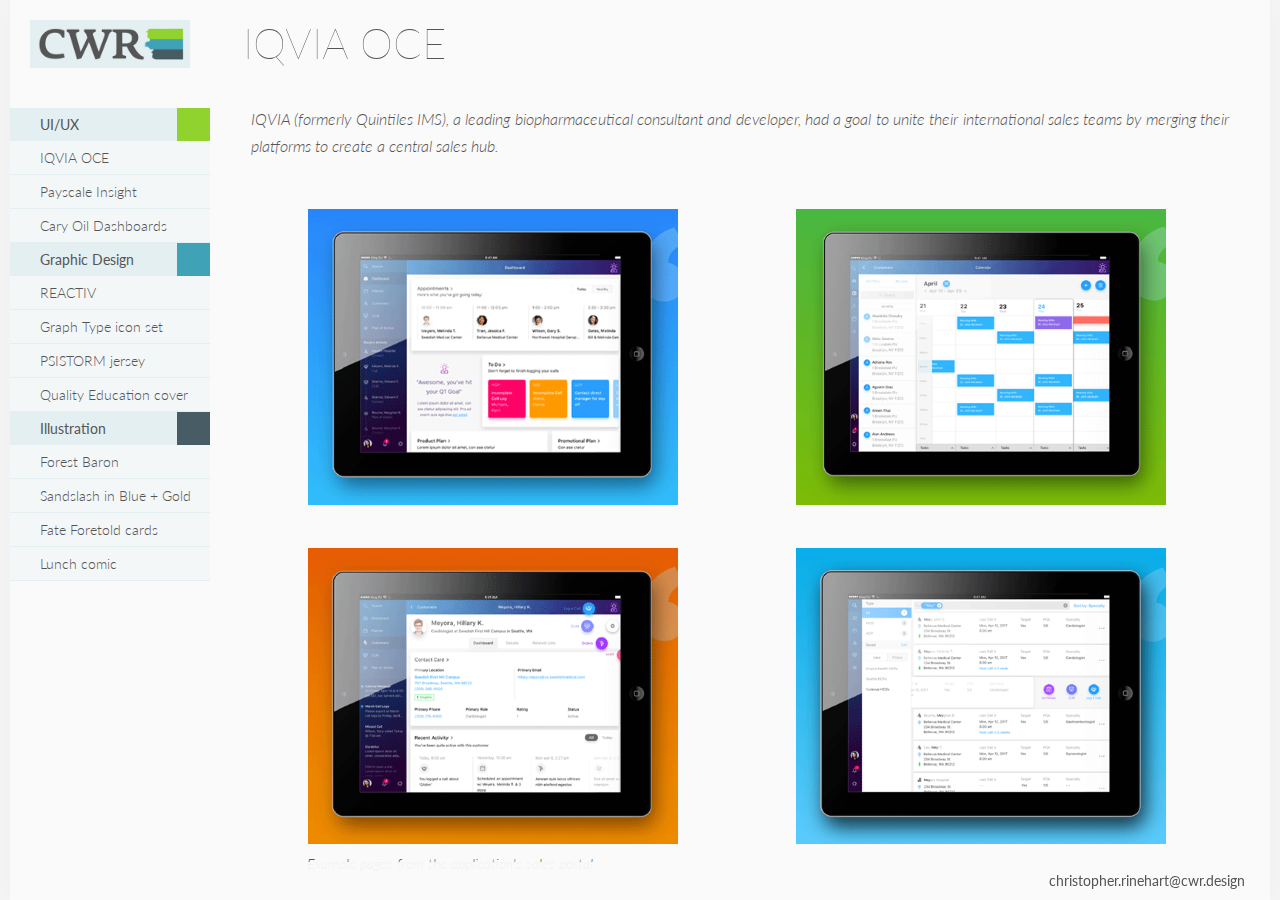
<file: portfolio/uiux/iqviaOCE.html>
<!doctype html>
<html lang="en">
<head>
  <meta charset="utf-8">
  <meta http-equiv="x-ua-compatible" content="ie=edge">
  <title>CWR Design - IQVIA OCE</title>
  <meta name="description" content="
      Designing visual identities and interfaces.
      The design portfolio of Christopher Rinehart, a graphic designer and front end developer with experience
      working with SaaS applications and visual brand development.
    ">
  <meta name="viewport" content="width=device-width, initial-scale=1">
  
  <link rel="manifest" href="site.webmanifest">
  <link rel="apple-touch-icon" href="icon.png">
 
  <link rel="stylesheet" href="../../css/framework/mini.css">
  <link rel="stylesheet" href="../../css/base.css">
  <link rel="stylesheet" href="../../css/iqvia.css">
  <link rel="stylesheet" href="../../css/lightbox.css">
  
  <link rel="stylesheet" href="../../css/mediaQuery/mq--base.css">
  <link rel="stylesheet" href="../../css/mediaQuery/mq--iqvia.css">
  
  <script src="../../js/jquery-3.2.1.min.js"></script>
  <script src="../../js/jquery-ui.min.js"></script> <!-- only used for easing -->
  <script src="../../js/lightbox.js"></script> <!-- not used yet -->
  <script defer src="../../js/main.js"></script>
  <script defer src="../../js/packs/solid.js"></script>
  <script defer src="../../js/fontawesome.js"></script>
  
</head>
<body>
<!--[if lte IE 9]>
<p class="browserupgrade">You are using an <strong>outdated</strong> browser. Please <a href="https://browsehappy.com/">upgrade your browser</a> to improve your experience and security.</p>
<![endif]-->

<div class="div__container">
  
  <div class="mobile__nav">
    <div class="mobile__row--navHeader">
      <div class="mobile__container--menuIcon">
        <i class="fas fa-list mobile__icon--menu" data-fa-transform="grow-7"></i>
      </div>
      <div class="mobile__container--brand">
        <div class="div__container--logoLink">
          <a href="http://cwr.design/index.html">
            <img class="mobile__img--brandLogo"
                 src="../../img/logo__brand--400x120.png">
          </a>
        </div>
      </div>
    </div>
    <div class="div__container--navListMobile">
      <div class="nav__list nav__list--uiux">
        <span class="span__nav--title">UI/UX</span>
        <div class="span__headingBlock span__headingBlock--green"></div>
      </div>
      <a class="nav__listItem nav__listItem--quintilesIMS"
         href="http://cwr.design/portfolio/uiux/iqviaOCE.html">
        IQVIA OCE
      </a>
      <a class="nav__listItem nav__listItem--payscale"
         href="http://cwr.design/portfolio/uiux/payscaleMerlin.html">
        Payscale Insight
      </a>
      <a class="nav__listItem nav__listItem--caryOil"
         href="http://cwr.design/portfolio/uiux/caryOil.html">
        Cary Oil Dashboards
      </a>
      
      <div class="nav__list nav__list--graphicDesign">
        <span class="span__nav--title">Graphic Design</span>
        <div class="span__headingBlock span__headingBlock--blue"></div>
      </div>
      <a class="nav__listItem nav__listItem--reactiv"
         href="http://cwr.design/portfolio/graphicDesign/reactiv.html">
        REACTIV
      </a>
      <a class="nav__listItem nav__listItem--graphIcons"
         href="http://cwr.design/portfolio/graphicDesign/graphIcons.html">
        Graph Type icon set
      </a>
      <a class="nav__listItem nav__listItem--psistorm"
         href="http://cwr.design/portfolio/graphicDesign/psistorm.html">
        PSISTORM jersey
      </a>
      <a class="nav__listItem nav__listItem--qualityEducation"
         href="http://cwr.design/portfolio/graphicDesign/qualityEducation.html">
        Quality Education cover
      </a>
      
      <div class="nav__list nav__list--illustration">
        <span class="span__nav--title">Illustration</span>
        <div class="span__headingBlock span__headingBlock--slate"></div>
      </div>
      <a class="nav__listItem nav__listItem--forestBaron"
         href="http://cwr.design/portfolio/illustration/forestBaron.html">
        Forest Baron
      </a>
      <a class="nav__listItem nav__listItem--sandslash"
         href="http://cwr.design/portfolio/illustration/sandslash.html">
        Sandslash in Blue + Gold
      </a>
      <a class="nav__listItem nav__listItem--fateForetold"
         href="http://cwr.design/portfolio/illustration/fateForetold.html">
        Fate Foretold cards
      </a>
      <a class="nav__listItem nav__listItem--lunch"
         href="http://cwr.design/portfolio/illustration/lunch.html">
        Lunch comic
      </a>
    </div>
  </div>
  
  <div class="col__nav--site">
    <a class="link--logo" href="http://cwr.design/index.html">
      <img class="img--brandLogo" src="../../img/logo__brand--400x120.png" />
    </a>
    <div class="div__container--navLists">
      <div class="nav__list nav__list--uiux">
        <span class="span__nav--title">UI/UX</span>
        <div class="span__headingBlock span__headingBlock--green"></div>
      </div>
      <a class="nav__listItem nav__listItem--quintilesIMS"
         href="http://cwr.design/portfolio/uiux/iqviaOCE.html">
        IQVIA OCE
      </a>
      <a class="nav__listItem nav__listItem--payscale"
         href="http://cwr.design/portfolio/uiux/payscaleMerlin.html">
        Payscale Insight
      </a>
      <a class="nav__listItem nav__listItem--caryOil"
         href="http://cwr.design/portfolio/uiux/caryOil.html">
        Cary Oil Dashboards
      </a>
      
      <div class="nav__list nav__list--graphicDesign">
        <span class="span__nav--title">Graphic Design</span>
        <div class="span__headingBlock span__headingBlock--blue"></div>
      </div>
      <a class="nav__listItem nav__listItem--reactiv"
         href="http://cwr.design/portfolio/graphicDesign/reactiv.html">
        REACTIV
      </a>
      <a class="nav__listItem nav__listItem--graphIcons"
         href="http://cwr.design/portfolio/graphicDesign/graphIcons.html">
        Graph Type icon set
      </a>
      <a class="nav__listItem nav__listItem--psistorm"
         href="http://cwr.design/portfolio/graphicDesign/psistorm.html">
        PSISTORM jersey
      </a>
      <a class="nav__listItem nav__listItem--qualityEducation"
         href="http://cwr.design/portfolio/graphicDesign/qualityEducation.html">
        Quality Education cover
      </a>
      
      <div class="nav__list nav__list--illustration">
        <span class="span__nav--title">Illustration</span>
        <div class="span__headingBlock span__headingBlock--slate"></div>
      </div>
      <a class="nav__listItem nav__listItem--forestBaron"
         href="http://cwr.design/portfolio/illustration/forestBaron.html">
        Forest Baron
      </a>
      <a class="nav__listItem nav__listItem--sandslash"
         href="http://cwr.design/portfolio/illustration/sandslash.html">
        Sandslash in Blue + Gold
      </a>
      <a class="nav__listItem nav__listItem--fateForetold"
         href="http://cwr.design/portfolio/illustration/fateForetold.html">
        Fate Foretold cards
      </a>
      <a class="nav__listItem nav__listItem--lunch"
         href="http://cwr.design/portfolio/illustration/lunch.html">
        Lunch comic
      </a>
    
    </div>
  </div>


  <!-- and we start use of mini.css here -->
  <div class="col__content">

    <div class="container">

      <!-- title -->
      <div class="row">
        <div class="col-sm-12 row--pageHeader">
          <h1 class="heading--pageTitle" id="title--qvia">IQVIA OCE</h1>
        </div>
      </div>

      <!-- subtitle -->
      <div class="row row--pageContent">
        <div class="col-sm-12">
          <div class="row--introText">
            <p class="text--introduction">
              IQVIA (formerly Quintiles IMS), a leading biopharmaceutical consultant and developer, had a goal to unite their
              international sales teams by merging their platforms to create a central sales hub.
            </p>
          </div>          
        </div>
      </div>

      <!-- hero samples -->
      <div class="row">
        <div class="col-sm-6">
          
        </div>
        <div class="col-sm-6">
          
        </div>
      </div>

      <!-- hero samples -->
      <div class="row">
        <div class="col-sm-12">
          <div class="div__container--iqviaImgRow div--iqviaImgRowOne">
            <div class="img__iqvia--panel">
              <img class="img__iqvia--tabletMockUp img__iqvia--dashboard"
                   src="../../img/iqvia/oce__web--dashboard.png"
                   alt="an early layout of the OCE dashboard"/>
            </div>
            <div class="img__iqvia--panel">
              <img class="img__iqvia--tabletMockUp img__iqvia--calendar"
                   src="../../img/iqvia/oce__web--calendar.png"
                   alt="the calendar tool for the application"/>
            </div>
          </div>
          <div class="div__container--iqviaImgRow div--iqviaImgRowTwo">
            <div class="img__iqvia--panel">
              <img class="img__iqvia--tabletMockUp img__iqvia--profile"
                   src="../../img/iqvia/oce__web--profile.png"
                   alt="a health care providor's profile page"/>
            </div>
            <div class="img__iqvia--panel">
              <img class="img__iqvia--tabletMockUp img__iqvia--search"
                   src="../../img/iqvia/oce__web--search.png"
                   alt="the application's internal search results list"/>
            </div>
            <p class="text--imageCaption caption_iqvia-salesImages">
              Example pages from the application's sales portal.
            </p>
          </div>
        </div>        
      </div>      

      
      <!-- key skills and description -->
      <div class="row">
        <!-- key skills -->
        <div class="col-sm-12 col-md-3 col-lg-3">
          <div class="col__iqvia--keyProjectSkills">
            <h4 class="heading__list--keyProjectSkills">Key Project Skills/Components</h4>
            <ul class="list--keySkills">
              <li class="listItem--skill">UI/UX</li>
              <li class="listItem--skill">Graphic Design</li>
              <li class="listItem--skill">Sketch</li>
              <li class="listItem--skill">React.js</li>
              <li class="listItem--skill">Agile development</li>
              <li class="listItem--skill">SalesForce / Lightning</li>
              <li class="listItem--skill">JIRA/Confluence</li>
            </ul>
          </div>          
        </div>

        <!-- description -->
        <div class="col-sm-12 col-md-9 col-lg-9">
          <div class="col__iqvia--projectDescription">
            <p class="text--description text__iqvia--mainContribution">
              The Orchestrated Customer Engagement (OCE) by IQVIA was a synthesis of three products into a single
              platform. As the features were being built out their new proprietary design system, Apollo, was being developed.
            </p>
            <p class="text--description text__iqvia--customElements" style="margin-top: 20px;">
              As a principle visual designer I collaborated with the product owners to map out the workflows for key
              features and solidify user stories. We often encountered situations where a necessary UI component hadn’t
              been made, requiring us to create new components within the constraints of Apollo, IQVIA brand standards,
              along with considerations for SalesForce Lighting. I helped guide UI decisions with consideration for
              development success, and fostered effective communication during sprints.
            </p>
          </div>          
        </div>        
      </div>

      <!-- sketches -->
      <div class="row row--projectDescription">
        <!-- first -->
        <div class="col-sm-6">
          <img src="../../img/iqvia/oce__web--sketchcomponent.png"
               alt="a collection of rough sketches for various UI components" width="90%" />          
        </div>

        <!-- second -->
        <div class="col-sm-6">
          <img src="../../img/iqvia/oce__web--sketchTimeline.png"
              alt="a set of rough sketches for a timeline component" width="90%" />
        </div>
      </div>
      <div class="row">
        <div class="col-sm-12">
          <p class="text--imageCaption">
            Initial component sketches.
          </p>          
        </div>
      </div>
    </div>
    <!-- done -->    
    <div class="row__footer">
      <span class="span--emailContact">christopher.rinehart@cwr.design</span>
      <span class="span--versionCount"></span>
    </div>
  </div>






    </div>

  </div>
</div>




<!-- potentially replace scripts -->
<!--
<script src="js/vendor/modernizr-3.5.0.min.js"></script>
<script src="https://code.jquery.com/jquery-3.2.1.min.js" integrity="sha256-hwg4gsxgFZhOsEEamdOYGBf13FyQuiTwlAQgxVSNgt4=" crossorigin="anonymous"></script>
<script>window.jQuery || document.write('<script src="js/vendor/jquery-3.2.1.min.js"><\/script>')</script>
<script src="js/plugins.js"></script>
<script src="js/main.js"></script>
-->

<!-- Google Analytics: change UA-XXXXX-Y to be your site's ID. -->
<script>
  window.ga=function(){ga.q.push(arguments)};ga.q=[];ga.l=+new Date;
  ga('create','UA-XXXXX-Y','auto');ga('send','pageview')
</script>
<script src="https://www.google-analytics.com/analytics.js" async defer></script>
</body>
</html>
</file>
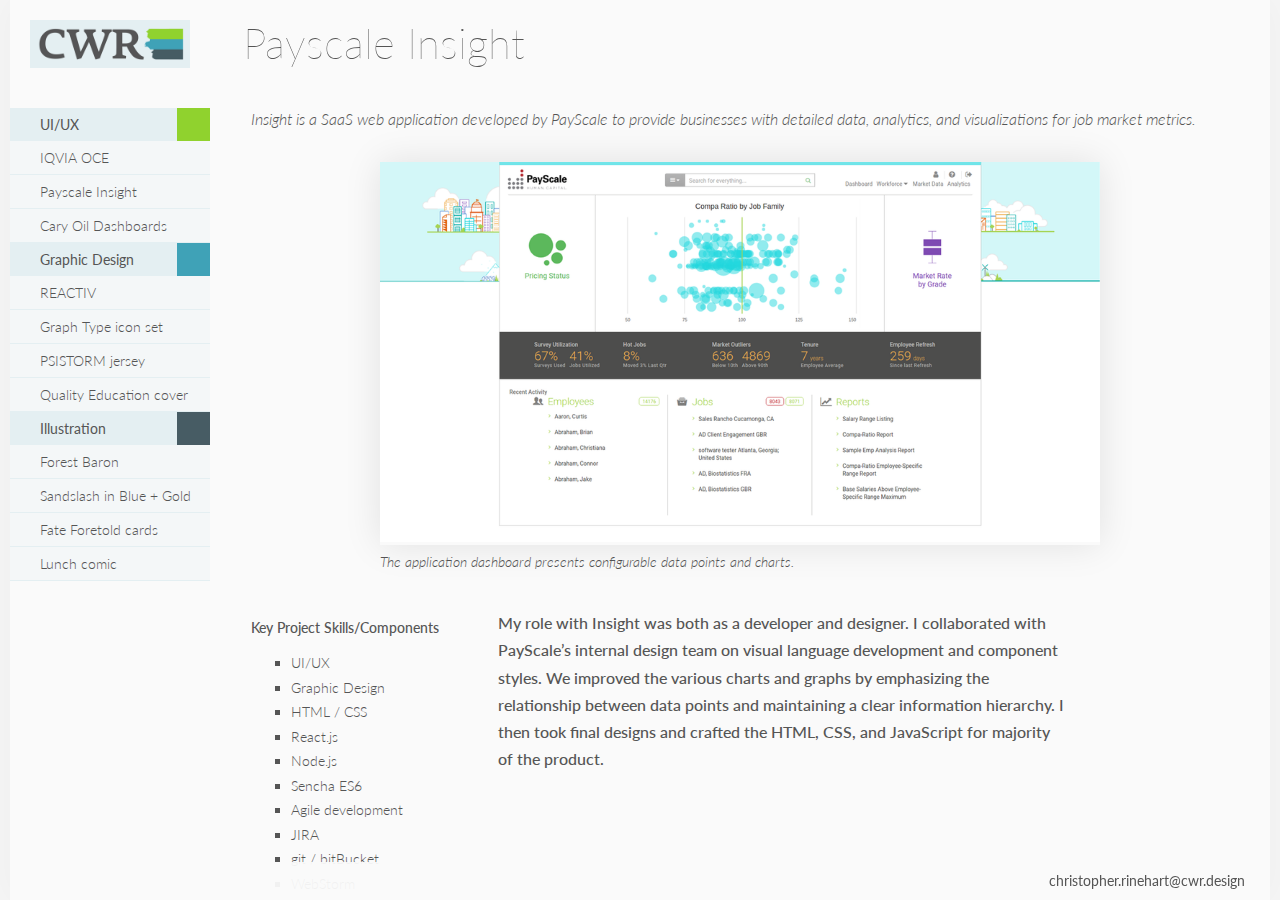
<file: portfolio/uiux/payscaleMerlin.html>
<!doctype html>
<html lang="en">
<head>
  <meta charset="utf-8">
  <meta http-equiv="x-ua-compatible" content="ie=edge">
  <title>CWR Design - Payscale Insight</title>
  <meta name="description" content="
      Designing visual identities and interfaces.
      The design portfolio of Christopher Rinehart, a graphic designer and front end developer with experience
      working with SaaS applications and visual brand development.
    ">
  <meta name="viewport" content="width=device-width, initial-scale=1">
  <link rel="manifest" href="site.webmanifest">
  <link rel="apple-touch-icon" href="icon.png">
  
  <link rel="stylesheet" href="../../css/framework/mini.css">
  <link rel="stylesheet" href="../../css/base.css">
  <link rel="stylesheet" href="../../css/payscaleMerlin.css">
  <link rel="stylesheet" href="../../css/lightbox.css">
  
  <link rel="stylesheet" href="../../css/mediaQuery/mq--base.css">
  <link rel="stylesheet" href="../../css/mediaQuery/mq--payscale.css">
  
  <script src="../../js/jquery-3.2.1.min.js"></script>
  <script src="../../js/jquery-ui.min.js"></script> <!-- only used for easing -->
  <script src="../../js/lightbox.js"></script>
  <script defer src="../../js/main.js"></script>
  <script defer src="../../js/packs/solid.js"></script>
  <script defer src="../../js/fontawesome.js"></script>

</head>
<body>
<!--[if lte IE 9]>
<p class="browserupgrade">You are using an <strong>outdated</strong> browser. Please <a href="https://browsehappy.com/">upgrade your browser</a> to improve your experience and security.</p>
<![endif]-->

<!-- Add your site or application content here -->
<div class="div__container">
  
  <div class="mobile__nav">
    <div class="mobile__row--navHeader">
      <div class="mobile__container--menuIcon">
        <i class="fas fa-list mobile__icon--menu" data-fa-transform="grow-7"></i>
      </div>
      <div class="mobile__container--brand">
        <div class="div__container--logoLink">
          <a href="http://cwr.design/index.html">
            <img class="mobile__img--brandLogo"
                 src="../../img/logo__brand--400x120.png">
          </a>
        </div>
      </div>
    </div>
    <div class="div__container--navListMobile">
      <div class="nav__list nav__list--uiux">
        <span class="span__nav--title">UI/UX</span>
        <div class="span__headingBlock span__headingBlock--green"></div>
      </div>
      <a class="nav__listItem nav__listItem--quintilesIMS"
         href="http://cwr.design/portfolio/uiux/iqviaOCE.html">
        IQVIA OCE
      </a>
      <a class="nav__listItem nav__listItem--payscale"
         href="http://cwr.design/portfolio/uiux/payscaleMerlin.html">
        Payscale Insight
      </a>
      <a class="nav__listItem nav__listItem--caryOil"
         href="http://cwr.design/portfolio/uiux/caryOil.html">
        Cary Oil Dashboards
      </a>
    
      <div class="nav__list nav__list--graphicDesign">
        <span class="span__nav--title">Graphic Design</span>
        <div class="span__headingBlock span__headingBlock--blue"></div>
      </div>
      <a class="nav__listItem nav__listItem--reactiv"
         href="http://cwr.design/portfolio/graphicDesign/reactiv.html">
        REACTIV
      </a>
      <a class="nav__listItem nav__listItem--graphIcons"
         href="http://cwr.design/portfolio/graphicDesign/graphIcons.html">
        Graph Type icon set
      </a>
      <a class="nav__listItem nav__listItem--psistorm"
         href="http://cwr.design/portfolio/graphicDesign/psistorm.html">
        PSISTORM jersey
      </a>
      <a class="nav__listItem nav__listItem--qualityEducation"
         href="http://cwr.design/portfolio/graphicDesign/qualityEducation.html">
        Quality Education cover
      </a>
    
      <div class="nav__list nav__list--illustration">
        <span class="span__nav--title">Illustration</span>
        <div class="span__headingBlock span__headingBlock--slate"></div>
      </div>
      <a class="nav__listItem nav__listItem--forestBaron"
         href="http://cwr.design/portfolio/illustration/forestBaron.html">
        Forest Baron
      </a>
      <a class="nav__listItem nav__listItem--sandslash"
         href="http://cwr.design/portfolio/illustration/sandslash.html">
        Sandslash in Blue + Gold
      </a>
      <a class="nav__listItem nav__listItem--fateForetold"
         href="http://cwr.design/portfolio/illustration/fateForetold.html">
        Fate Foretold cards
      </a>
      <a class="nav__listItem nav__listItem--lunch"
         href="http://cwr.design/portfolio/illustration/lunch.html">
        Lunch comic
      </a>
    </div>
  </div>
  
  <div class="col__nav--site">
    <a class="link--logo" href="http://cwr.design/index.html">
      <img class="img--brandLogo" src="../../img/logo__brand--400x120.png" />
    </a>
    <div class="div__container--navLists">
      <div class="nav__list nav__list--uiux">
        <span class="span__nav--title">UI/UX</span>
        <div class="span__headingBlock span__headingBlock--green"></div>
      </div>
      <a class="nav__listItem nav__listItem--quintilesIMS"
         href="http://cwr.design/portfolio/uiux/iqviaOCE.html">
        IQVIA OCE
      </a>
      <a class="nav__listItem nav__listItem--payscale"
         href="http://cwr.design/portfolio/uiux/payscaleMerlin.html">
        Payscale Insight
      </a>
      <a class="nav__listItem nav__listItem--caryOil"
         href="http://cwr.design/portfolio/uiux/caryOil.html">
        Cary Oil Dashboards
      </a>
      
      <div class="nav__list nav__list--graphicDesign">
        <span class="span__nav--title">Graphic Design</span>
        <div class="span__headingBlock span__headingBlock--blue"></div>
      </div>
      <a class="nav__listItem nav__listItem--reactiv"
         href="http://cwr.design/portfolio/graphicDesign/reactiv.html">
        REACTIV
      </a>
      <a class="nav__listItem nav__listItem--graphIcons"
         href="http://cwr.design/portfolio/graphicDesign/graphIcons.html">
        Graph Type icon set
      </a>
      <a class="nav__listItem nav__listItem--psistorm"
         href="http://cwr.design/portfolio/graphicDesign/psistorm.html">
        PSISTORM jersey
      </a>
      <a class="nav__listItem nav__listItem--qualityEducation"
         href="http://cwr.design/portfolio/graphicDesign/qualityEducation.html">
        Quality Education cover
      </a>
      
      <div class="nav__list nav__list--illustration">
        <span class="span__nav--title">Illustration</span>
        <div class="span__headingBlock span__headingBlock--slate"></div>
      </div>
      <a class="nav__listItem nav__listItem--forestBaron"
         href="http://cwr.design/portfolio/illustration/forestBaron.html">
        Forest Baron
      </a>
      <a class="nav__listItem nav__listItem--sandslash"
         href="http://cwr.design/portfolio/illustration/sandslash.html">
        Sandslash in Blue + Gold
      </a>
      <a class="nav__listItem nav__listItem--fateForetold"
         href="http://cwr.design/portfolio/illustration/fateForetold.html">
        Fate Foretold cards
      </a>
      <a class="nav__listItem nav__listItem--lunch"
         href="http://cwr.design/portfolio/illustration/lunch.html">
        Lunch comic
      </a>
    
    </div>
  </div>
  
  <!-- and we start use of mini.css here -->
  <div class="col__content">

    <div class="container">

      <!-- title -->
      <div class="row">
        <div class="col-sm-12 row--pageHeader">
          <h1 class="heading--pageTitle" id="title--qvia">Payscale Insight</h1>
        </div>
      </div>

      <!-- subtitle -->
      <div class="row row--pageContent">
        <div class="col-sm-12">
          <div class="row--introText">
            <p class="text--introduction">
              Insight is a SaaS web application developed by PayScale to provide businesses with detailed data, analytics,
              and visualizations for job market metrics.
            </p>
          </div>          
        </div>
      </div>

      <!-- hero sample -->
      <div class="row">
        <div class="col-sm-12">
          <div class="container_payscale--heroContainer">
            <a class="img__payscale img__payscale--dashboard has-lightbox" href="../../img/payscale/payscale01--dashboard.png" data-lightbox="payscale" data-title="The application dashboard presents configurable data points and charts." alt="the landing page and dashboard for the Merlin web application">
              <img class="lightbox-icon" src="../../img/lightbox/indicator.png"/>
              <img src="../../img/payscale/payscale01--dashboard.png" width="100%" alt="the landing page and dashboard for the Insight web application"/>
            </a>
            <p class="text--imageCaption">
              The application dashboard presents
              configurable data points and charts.
            </p>
          </div>
        </div>
      </div>
      
      <!-- key skills and description -->
      <div class="row" style="margin-top: 40px;">
        <!-- key skills -->
        <div class="col-sm-12 col-md-4 col-lg-3">
          <div class="col__payscale--keyProjectSkills">
            <h4 class="heading__list--keyProjectSkills">Key Project Skills/Components</h4>
            <ul class="list--keySkills">
              <li class="listItem--skill">UI/UX</li>
              <li class="listItem--skill">Graphic Design</li>
              <li class="listItem--skill">HTML / CSS</li>
              <li class="listItem--skill">React.js</li>
              <li class="listItem--skill">Node.js</li>
              <li class="listItem--skill">Sencha ES6</li>
              <li class="listItem--skill">Agile development</li>
              <li class="listItem--skill">JIRA</li>
              <li class="listItem--skill">git / bitBucket</li>
              <li class="listItem--skill">WebStorm</li>
            </ul>
          </div>          
        </div>

        <!-- description -->
        <div class="col-sm-12 col-md-8 col-lg-7">
          <div class="col__payscale--projectProcess">
            <p class="text--description paragraph--top">
              My role with Insight was both as a developer and designer. I collaborated with PayScale’s internal design
              team on visual language development and component styles. We improved the various charts and graphs by emphasizing
              the relationship between data points and maintaining a clear information hierarchy. I then took final designs and
              crafted the HTML, CSS, and JavaScript for majority of the product.
            </p>
          </div>          
        </div>        
      </div>

      <!-- sample 1 -->
      <div class="row" style="margin-top: 20px;">
        <div class="col-sm-12">
          <div class="container_payscale--heroContainer">
            <a class="img__payscale img__payscale--jobComparison has-lightbox" href="../../img/payscale/payscale03--jobComparison.png" data-lightbox="payscale" data-title="Selecting multiple jobs causes the right details panel to populate with a comparison table with various metrics. React enables the application to maintain a lightweight experience by only rendering the necessary changes in the data and code."
               alt="selecting multiple jobs brings up a comparison table of various metrics">
              <img class="lightbox-icon" src="../../img/lightbox/indicator.png"/>
                <img src="../../img/payscale/payscale03--jobComparison.png" width="100%"
                     alt="selecting multiple jobs brings up a comparison table of various metrics"/>
            </a>
            <p class="text--imageCaption">
              Selecting multiple jobs causes the right details panel to populate with a
              comparison table with various metrics. React enables the application to maintain a lightweight
              experience by only rendering the necessary changes in the data and code.
            </p>
          </div>
        </div>
      </div>

      <!-- sample 2 -->
      <div class="row" style="margin-top: 40px;">
        <div class="col-sm-12">
          <div class="container_payscale--heroContainer">
            <a class="img__payscale img__payscale--jobSurvey has-lightbox" href="../../img/payscale/payscale04--surveyRanges.png"
               data-lightbox="payscale" data-title="Relative charts demonstrates similarities and differences between comparable positions."
               alt="a list of relative surveys for particular jobs">
              <img class="lightbox-icon" src="../../img/lightbox/indicator.png"/>
                <img src="../../img/payscale/payscale04--surveyRanges.png" width="100%" alt="a list of relative surveys for particular jobs"/>
            </a>
            <p class="text--imageCaption">
              Relative charts demonstrates similarities and differences between comparable positions.
            </p>
          </div>
        </div>
      </div>
    </div>
    <!-- done -->

    <div class="row__footer">
      <span class="span--emailContact">christopher.rinehart@cwr.design</span>
      <span class="span--versionCount"></span>
    </div>
  </div>
</div>




<!-- potentially replace scripts -->
<!--
<script src="js/vendor/modernizr-3.5.0.min.js"></script>
<script src="https://code.jquery.com/jquery-3.2.1.min.js" integrity="sha256-hwg4gsxgFZhOsEEamdOYGBf13FyQuiTwlAQgxVSNgt4=" crossorigin="anonymous"></script>
<script>window.jQuery || document.write('<script src="js/vendor/jquery-3.2.1.min.js"><\/script>')</script>
<script src="js/plugins.js"></script>
<script src="js/main.js"></script>
-->

<!-- Google Analytics: change UA-XXXXX-Y to be your site's ID. -->
<script>
  window.ga=function(){ga.q.push(arguments)};ga.q=[];ga.l=+new Date;
  ga('create','UA-XXXXX-Y','auto');ga('send','pageview')
</script>
<script src="https://www.google-analytics.com/analytics.js" async defer></script>
</body>
</html>
</file>
<file: css/base.css>
@import url('https://fonts.googleapis.com/css?family=Lato:300,300i,400,400i,700');

p {
  font-size: 16px;
  font-weight: 500;
  line-height: 1.7em;
  margin-block-start: 0;
  margin-bottom: 10px;
}

body {
  margin: 0;
  padding: 0;
  font-family: 'Lato', sans-serif;
  font-size: 14px;
  color: #555555;
  background-color: #F5F5F5;
}

.clear {
  clear: both;
}

.div__container {  
  width: 1260px;
  height: 100vh;
  /*position: absolute;*/
  /*left: calc(50% - 540px);*/
  box-shadow: 0 0 35px hsla(0, 0%, 0%, 0.03);
  overflow-x: hidden;
  overflow-y: scroll;
  z-index: 0;
  background-color: #FAFAFA;
  margin: 0 auto;
}

.col__nav--site {
  width: 200px;
  position: fixed;
  height: 100vh;
  /*overflow-y: scroll;*/
  z-index: 1;
}

.img--brandLogo {
  display: block;
  width: 160px;
  margin: 0 auto;
  margin-top: 20px;
  margin-bottom: 40px;
  cursor: pointer;
}

.div__container--navLists {
  display: block;
  /*background-color: rgba(228, 239, 242, .25);*/
  background-color: #FAFAFA;
  height: calc(100vh - 145px);
}


.nav__list {
  display: block;
  list-style-type: none;
  margin: 0;
  padding: 0;
  height: 33px;
  width: 200px;
  background-color: #e4eff2;
}

.span__nav--title {
  margin-left: 30px;
  display: inline-block;
  margin-top: 8px;
}

.nav__heading {
  height: 33px;
  padding-left: 30px;
  padding-right: 0;
  background-color: #E4EFF2;
  font-weight: 400;
}

.span__headingValue {
  float: left;
  margin-top: 8px;
}


.span__headingBlock {
  width: 33px;
  height: 33px;
  display: inline-block;
  float: right;
}

.span__headingBlock--green {
  background-color: #90d22e;
}

.span__headingBlock--blue {
  background-color: #3fa2b7;
}

.span__headingBlock--slate {
  background-color: #475c64;
}

.nav__listItem {
  display: block;
  padding-top: 8px;
  padding-bottom: 8px;
  padding-left: 30px;
  padding-right: 0;
  border-bottom: 1px solid #E4EFF2;
  font-weight: 300;
  -webkit-transition: all 0.08s; /* Safari */
  transition: all 0.08s;
  cursor: pointer;
  background-color: rgba(228, 239, 242, .25);
  text-decoration: none;
  color: #555555;
}

.nav__listItem a {
  text-decoration: none;
  color: rgba(85, 85, 85, 1);
}

.nav__listItem:hover{
  background-color: rgba(228, 239, 242, .55);
}

.col__content {
  width: calc(100% - 250px);
  margin-left: 200px;
  padding-left: 25px;
  padding-right: 25px;
  padding-bottom: 40px;
}

.row--pageHeader {
  position: fixed;
  font-weight: 100;
  font-size: 42px;
  margin: 0;
  top: 0;
  /*height: 110px;*/
  z-index: 499;
  /*width: 855px;*/
  background-color: #FAFAFAf2;
  padding: 0 0 18px 0;
  width: 996px;
}

.row--pageContent {
  margin-top: 110px;
}

.heading--pageTitle {
  font-weight: 100;
  font-size: 42px;
  margin: 0;
  margin-top: 18px;
  margin-left: -4px;
}

.col--introImg {
  width: 300px;
  display: inline-block;
}

.img--profileImage {
  width: 240px;
  height: 420px;
  background: linear-gradient(grey, green);
  margin-right: 40px;
  margin-top: 0;
  margin-left: 20px;
  margin-bottom: 25px;
}

.link--resume {
  color: #90d22e;
  cursor: pointer;
}


/*.col--introText {*/
  /*width: calc(100% - 300px);*/
  /*float: right;*/
/*}*/


.div--homeColumn {
  width: calc(100% - 200px);
  display: block;
  margin: 0 auto;
  text-align: justify;
}

/*
 *
 *  global styles
 *
 */
.text--introduction {
  margin-top: -5px;
  font-style: italic;
  text-align: justify;
  font-weight: 300;
  margin-bottom: 30px;
}

/*imageCaption needs to match the width and margins of their paired image*/
.text--imageCaption {
  /*width: 640px;*/
  font-style: italic;
  /*margin-top: 5px;*/
  font-size: 14px;
  display: block;
  font-weight: 300;
  margin: 5px auto 0 auto;
}



/*
 *
 *  footer styles
 *
 */
.row__footer {
  position: fixed;
  width: calc(1280px - 220px);
  bottom: 0;
  margin-left: -25px;
  padding-top: 10px;
  padding-bottom: 11px;
  background-color: #FAFAFAf2;
  /*background-color: rgba(250,250,250,0.7);*/
  z-index: 500;
  /*box-shadow: 0 0 35px hsla(0, 0%, 0%, 0.02);*/
}

.span--versionCount {
  font-style: italic;
  font-weight: 300;
  float: right;
  margin-right: 25px;
  color: rgba(85, 85, 85, .5);
}

.span--emailContact {
  float: right;
  margin-right: 25px;
}

/*
 *
 */


/*
 *  project description
 */
/*.text--description {*/
  /*margin: 0;*/
  /*text-align: justify;*/
/*}*/

.heading__list--keyProjectSkills {
  margin: 0;
  /*line-height: 25px;*/
  font-weight: 500;
  font-size: 400;
  margin-bottom: 15px;
  margin-top: 5px;
}

.list--keySkills {
  /*width: 160px;*/
  font-weight: 300;
  list-style-type: square;
  line-height: 1.75em;
  margin-top: none;
}

/*
 *
 *  mobile navigation
 *
 */

.mobile__nav {
  display: none;
  z-index: 750;
  position: fixed;
}

.mobile__row--navHeader {
  position: fixed;
  top: 0;
  width: 100%;
  height: 72px;
  background-color: #ffffff;
  box-shadow: 0 0 35px hsla(0, 0%, 0%, 0.1);
  z-index: 750;
}

.mobile__container--menuIcon {
  display: inline-block;
  width: 64px;
  height: 72px;
  vertical-align: top;
  background-color: #ffffff;
  /*box-shadow: inset 0 0 35px hsla(0, 0%, 0%, 0.1);*/
  box-shadow: 0 0 10px hsla(0, 0%, 0%, 0.05);
  cursor: pointer;
}

.mobile__container--menuIcon.menuOn {
  box-shadow: inset 0 0 20px hsla(0, 0%, 0%, 0.15);
}

.mobile__icon--menu {
  position: absolute;
  display: block;
  left: 25px;
  top: 28px;
  /*box-shadow: 0 0 35px hsla(0, 0%, 0%, 0.3);*/
}

.div__container--logoLink {
  width: 170px;
  margin: 0 auto;
}

.mobile__container--brand {
  display: inline-block;
  width: calc(100% - 132px);
  padding-right: 64px;
}

.mobile__img--brandLogo {
  display: block;
  width: 160px;
  margin: 0 auto;
  margin-top: 11px;
  margin-bottom: 11px;
  cursor: pointer;
}

.div__container--navListMobile {
  display: none;
  background-color: #ffffff;
  width: 200px;
  z-index: 550;
  position: fixed;
  margin-top: 72px;
  margin-left: -200px;
  transition: all 0.42s ease;
  height: calc(100vh - 110px);
  overflow-y: scroll;
}

.div__container--navListMobile.menuShow {
  margin-left: 0;
  z-index: 700;
  box-shadow: 0 0 35px hsla(0, 0%, 0%, 0.25);
}

/* Lightbox icon */

.lightbox-icon {
  position: absolute;
  top: 10px;
  right: 10px;
  opacity: 0;
  transition-duration: 0.3s;
  transition-timing-function: ease;
}

.has-lightbox:hover .lightbox-icon  {
  opacity: 1;
}

.has-lightbox {
  display: block;
  position: relative;
}
</file>
<file: css/mediaQuery/mq--base.css>
@media screen and (max-width: 1260px) {

  .div__container {
    width: 900px;
    left: calc(50% - 450px);
  }

  .row--pageHeader {
    width: 647px;
  }

  .row__footer {
    width: calc(900px - 200px);
  }

}

@media screen and (max-width: 920px) {

  .div__container {
    width: 720px;
    left: calc(50% - 360px);
  }

  .row--pageHeader {
    width: 465px;
  }

  .row__footer {
    width: 520px;
  }

  .div--homeColumn {
    width: 440px;
  }

  .row--pageContent {
    margin-top: 150px;
  }

}

@media screen and (max-width: 740px) {

  .div__container {
    width: 100%;
    left: 0;
  }

  .row__footer {
    width: 100%;
    /*background: hsla(0, 0%, 100%, 0.92);*/
    box-shadow: 0 0 35px hsla(0, 0%, 0%, 0.1);
  }

  .mobile__nav {
    display: block;
  }

  .col__nav--site {
    display: none;
  }

  .div__container--navListMobile {
    display: block;
  }


  .col__content {
    width: calc(100% - 50px);
    margin-left: 0;
    padding-left: 25px;
    padding-right: 25px;
    z-index:200;
  }

  .row--pageHeader {
    width: 100%;
    left: 0;
    z-index: 250;
    position: relative;
    margin-top: 82px;
    height: auto;
  }

  .heading--pageTitle {
    margin-top: 10px;
    /*margin-left: 25px;*/
    margin-bottom: 15px;
  }

  .row--pageContent {
    /*margin-top: 150px;*/
    margin-top: 0;
  }

  .nav__listItem {
    padding-top: 12px;
    padding-bottom: 12px;
  }

}

@media screen and (max-height: 420px) {

  .mobile__row--navHeader {
    height: 54px;
  }

  .mobile__img--brandLogo {
    margin-top: 3px;
    margin-bottom: 0;
  }

  .mobile__container--menuIcon {
    height: 54px;
  }

  .mobile__icon--menu {
    top: 20px;
  }

  .div__container--navListMobile {
    margin-top: 54px;
    height: calc(100vh - 92px);
  }

  .row--pageHeader {
    margin-top: 62px;
  }

}
</file>
<file: css/mediaQuery/mq--home.css>
@media screen and (max-width: 740px) {

  .div--homeColumn {
    margin-top: 40px;
    margin-bottom: 40px;
  }

}

@media screen and (max-width: 540px) {

  .div--homeColumn {
    width: calc(100% - 50px);
    padding: 0 25px;
  }

}

@media screen and (max-width: 420px) {



}
</file>
<file: css/graphIcons.css>
.col__graphIcons--fullSetImage {
  display: inline-block;
  width: calc(50% - 42px);
  padding: 0 20px;
}

.img__graphIcons--png,
.img__graphIcons--svg {
  width: 100%;
  display: block;
  margin: 0 auto;
}

.img__graphIcons--svg {
  box-shadow: 0 0 35px hsla(0, 0%, 0%, 0.1);
}

.col__graphIcon--skills {
  display: inline-block;
  vertical-align: top;
  width: 220px;
}

.col__graphIcon--description {
  width: calc(100% - 230px);
  display: inline-block;
}

.col__graphIconSolo {
  display: inline-block;
  width: 33%;
}

.img__graphIcon {
  width: 90%;
  display: block;
  /*margin: 0 auto;*/
}

/*
.text--description {
  text-align: justify;
}*/
.text--introduction {
  width: 800px;
}

/*

*/

.text__graph--secondary {
  display: block;
}
.queryDiv__tablet--secondaryText {
  display: none;
}

.container_graphIcons-heroes {
  max-width: 440px;
  margin: 0 auto;
}
</file>
<file: css/mediaQuery/mq--graphIcons.css>
@media screen and (max-width: 1260px) {

  .text--introduction {
    width: 100%;
  }

  .img__graphIcons--png, .img__graphIcons--svg {
    width: 100%;
  }

  .text__graph--secondary {
    display: none;
  }
  .queryDiv__tablet--secondaryText {
    display: block;
  }

}

@media screen and (max-width: 920px) {

  .row--pageContent {
    margin-top: 110px;
  }

  .queryDiv__tablet--secondaryText {
    margin-top: 20px;
  }

  .col__graphIconSolo {
    width: 32%;
  }

}

@media screen and (max-width: 740px) {

  .row--pageContent {
    margin-top: 20px;
    /*padding: 0 25px;*/
  }

  .container_graphIcons-heroes {
    margin-bottom: 20px;
  }

}

@media screen and (max-width: 600px) {

  .col__graphIcons--fullSetImage {
    padding: 0;
    width: 100%;
  }

  .img__graphIcons--svg {
    margin-top: 20px;
  }

  .col__graphIconSolo {
    width: 100%;
    display: block;
  }

  .img__graphIcon--chord,
  .img__graphIcon--bar {
    margin-top: 20px;
  }

  .img__graphIcon {
    width: 100%;
  }

}

@media screen and (max-width: 562px) {

  .col__graphIcon--description {
    display: block;
    width: 100%;
  }

}



@media screen and (max-width: 420px) {



}
</file>
<file: css/psistorm.css>
.img__psistorm {
  width: 100%;
}

.img__psistorm--jerseyMockup {
  display: block;
  margin: 0 auto;
  width: 100%;
}

.col__psistorm--skillsAndDescription {
  width: 500px;
  vertical-align: top;
  display: inline-block;
}

.col__psistorm--iterations {
  width: calc(100% - 520px);
  display: inline-block;
}

.img__psistorm--iterations {
  width: 80%;
  display: block;
  margin:0 auto;
}

.col__psistorm--projectSkills {
  width: 220px;
  display: inline-block;
  vertical-align: top;
}

.col__psistorm--cutJersey {
  width: calc(100% - 240px);
  display: inline-block;
}

.img__psistorm--iterations {
  box-shadow: 0 0 35px hsla(0, 0%, 0%, 0.1);
}

.text--jerseyPrintCaption {
  margin-top: -10px;
}

/*

 */

.queryDiv__psistorm--skillsAndImages {
  display: none;
}


.row--projectImage {
  max-width: 720px;
  margin: 0 auto;
}
</file>
<file: css/mediaQuery/mq--psistorm.css>
@media screen and (min-width: 1260px) {
  .psi_offset {
    margin-left:47px;
  }
}

@media screen and (max-width: 1100px) {

  .col__psistorm--iterations {
    /*display: none;*/
  }

  .col__psistorm--skillsAndDescription {
    width: 100%;
  }

  .col__psistorm--projectSkills,
  .col__psistorm--cutJersey {
    /*display: none;*/
  }
  .queryDiv__psistorm--skillsAndImages {
    display: block;
    margin-top: 20px;
  }

  .div__col--skillsAndPrint,
  .div__col--iterations {
    width: 49.5%;
    display: inline-block;
    vertical-align: top;
  }

}

@media screen and (max-width: 920px) {

  .img__psistorm--jerseyMockup {
    width:100%;
    margin-top: 40px;
  }

}

@media screen and (max-width: 740px) {
  .psi_offset {
    margin-left:20px;
  }


}

@media screen and (max-width: 480px) {

  .div__col--skillsAndPrint,
  .div__col--iterations {
    display: block;
    width: 100%;
  }

  .img__psistorm--iterations {
    width:100%;
  }

}

@media screen and (max-height: 420px) {



}
</file>
<file: css/qualityEducation.css>
.span--bookTitle {
  text-decoration: underline;
}

.img__qualityEducation {
  width: 100%;
}

.img__qualityEducation--fullCover {
  width: 100%;
  display: block;
  margin: 0 auto;
  box-shadow: 0 0 35px hsla(0, 0%, 0%, 0.1);
}

.col__qualityEducation--skillsPlusDescription {
  width: 420px;
  display: inline-block;
  vertical-align: top;
}

.col__qualityEducation--coverExplanation {
  width: calc(100% - 440px);
  display: inline-block;
  margin: 0 auto;
}

.img__qualityEducation--pitch {
  width: 90%;
  display: block;
  margin: 0 auto;
  margin-bottom: 10px;
  box-shadow: 0 0 35px hsla(0, 0%, 0%, 0.1);
}

.img__qualityEducation--pitch.img__qualityEducation--designDetails {
  margin-bottom: 0;
}

.row--projectImage {
  max-width: 720px;
  margin: 0 auto;
}
</file>
<file: css/mediaQuery/mq--education.css>
@media screen and (max-width: 1260px) {

  .col__qualityEducation--skillsPlusDescription {
    width: 300px;
  }

  .col__qualityEducation--coverExplanation {
    width: calc(100% - 320px);
    margin-left: 10px;
  }

}

@media screen and (max-width: 920px) {

  .col__qualityEducation--skillsPlusDescription {
    width: 100%;
  }

  .col__qualityEducation--coverExplanation {
    width: 100%;
    margin-left: 0;
    margin-top: 40px;
  }

  .img__qualityEducation--pitch {
    width:100%;
  }

}

@media screen and (max-width: 740px) {

  .row--pageContent {
    /*padding: 0 25px;*/
  }

  .col__qualityEducation--skillsPlusDescription {
    width: 47%;
    margin-right: 5%;
  }

  .col__qualityEducation--coverExplanation {
    width: 47%;
    margin-left: 0;
    margin-top: 0;
  }

}

@media screen and (max-width: 650px) {

  .col__qualityEducation--skillsPlusDescription {
    width: 100%;
  }

  .col__qualityEducation--coverExplanation {
    width: 100%;
    margin-left: 0;
    margin-top: 40px;
  }

}


@media screen and (max-width: 420px) {



}

@media screen and (max-height: 420px) {



}
</file>
<file: css/reactiv.css>
.col__reactiv--logo {
  width: calc(880px - 370px);
  display: inline-block;
}

.img__reactiv--logos {
  display: block;
  margin: 0 auto;
  width: 440px;
  box-shadow: 0 0 35px hsla(0, 0%, 0%, 0.1);
}

.col__reactiv--skills {
  display: inline-block;
  vertical-align: top;
  /*width: 290px;*/
}

.img__reactiv--marketingSlides {
  display: block;
  margin: 0 auto;
  width: 90%;
}

.col__reactiv--thingsDoneDescription {
  display: inline-block;
  width: 400px;
  vertical-align: top;
}

.col__reactiv--productBrochure {
  display: inline-block;
  /*width: calc(880px - 480px);*/
  padding-left: 10px;
}

.img__reactiv--brochure {
  display: block;
  margin: 0 auto;
  width: 90%;
}

/*

*/

.queryDiv__reactiv--topParagraph {
  display: none;
}
</file>
<file: css/mediaQuery/mq--reactiv.css>
@media screen and (max-width: 1260px) {

  .col__reactiv--logo {
    /*width: calc(880px - 490px);*/
    margin-right: 20px;
  }

  .img__reactiv--logos {
    width: 100%;
  }

  .col__reactiv--skills {
    /*width: 220px;*/
  }

  .text__reactiv--topParagraph {
    /*display: none;*/
  }
  .queryDiv__reactiv--topParagraph {
    display: block;
  }

  .img__reactiv--marketingSlides {
    width: 100%;
  }

  .col__reactiv--thingsDoneDescription {
    width: 350px;
  }

  .col__reactiv--productBrochure {
    /*width: calc(880px - 610px);*/
  }

}

@media screen and (max-width: 920px) {

  .reactiv_skills--padding {
    margin-top: 20px;
  }

  .col__reactiv--logo {
    margin-right: 0;
    margin-top: 20px;
    width: 100%;
    margin-bottom: 20px;
  }

  .col__reactiv--thingsDoneDescription {
    width: 100%;
    margin-bottom: 40px;
  }

  .col__reactiv--productBrochure {
    width: 100%;
    padding: 0;
  }

  .img__reactiv--brochure {
    width: 100%;
  }

}

@media screen and (max-width: 767px) {

  .reactiv_skills--padding {
    margin-top: 20px;
  }

  .col__reactiv--productBrochure {
    margin-top: 20px;
  }

}

@media screen and (max-width: 420px) {



}

@media screen and (max-height: 420px) {



}
</file>
<file: css/talus.css>
.img__talus--logo {
  display: block;
  width: 90%;
  margin:0 auto;
  box-shadow: 0 0 35px hsla(0, 0%, 0%, 0.1);
}

.col__talus--image {
  display: inline-block;
  width: calc(100% - 420px);
}

.col__talus--description {
  display: inline-block;
  width: 400px;
  vertical-align: top;
}
</file>
<file: css/mediaQuery/mq--talus.css>
@media screen and (max-width: 1260px) {

  .col__talus--description {
    width: 280px;
  }

  .col__talus--image {
    width: calc(100% - 300px);
    margin-right: 10px;
  }

}

@media screen and (max-width: 920px) {

  .col__talus--image {
    width: 100%;
  }
  .img__talus--logo {
    width: 100%;
  }

  .col__talus--description {
    width: 100%;
    margin-top: 20px;
  }

}

@media screen and (max-width: 740px) {

  .col__talus--description {
    width: 280px;
    margin-top: 0;
  }

  .col__talus--image {
    width: calc(100% - 310px);
    margin-right: 20px;
  }

}

@media screen and (max-width: 620px) {

  .col__talus--image {
    width: 100%;
  }
  .img__talus--logo {
    width: 100%;
  }

  .col__talus--description {
    width: 100%;
    margin-top: 20px;
  }

}

@media screen and (max-height: 420px) {



}
</file>
<file: css/fateForetold.css>
.div__container--finalImage {
  display: inline-block;
  width: 33%;
  vertical-align: top;
}

.img__fateForetold--finalImage {
  display: block;
  width: 95%;
  margin:0 auto;
}

.col__ff--processImages {
  display: inline-block;
  width: 24%;
  vertical-align: top;
}

.img__ff--processImage {
  width: 90%;
  display: block;
  margin: 0 auto;
}
</file>
<file: css/mediaQuery/mq--fateForetold.css>
@media screen and (max-width: 1260px) {



}

@media screen and (max-width: 920px) {

  .col__ff--processImages {
    display: block;
  }

  .container__processImage {
    /*display: inline-block;*/
    /*width: 32%;*/
  }

}

@media screen and (max-width: 740px) {

  .col__ff--processImages,
  .container__processImage {
    display: inline-block;
    /*width: 24%;*/
    vertical-align: top;
  }

  .img__fateForetold--finalImage {
    width: 100%;
  }

}

@media screen and (max-width: 600px) {

  .col__ff--processImages {
    display: block;
  }

  .container__processImage {
    display: inline-block;
    /*width: 32%;*/
  }

}

@media screen and (max-width: 480px) {

  .container__processImage {
    width: 100%;
    display: block;
    box-shadow: 0 0 35px hsla(0, 0%, 0%, 0.1);
    margin-bottom: 10px;
  }

  .text__ff--mainCaption {
    display: none;
  }
  .queryText__ff--caption {
    display: block;
    margin-top: -10px;
    margin-bottom: 20px;
  }

}

@media screen and (max-height: 420px) {



}
</file>
<file: css/forestBaron.css>
.col__forestBaron--image {
  width: 560px;
  display: inline-block;
}

.img__forestBaron--final {
  display: block;
  width: 95%;
  margin: 0 auto;
}

.col__forestBaron--description {
  width: calc(100% - 580px);
  padding-left: 10px;
  display: inline-block;
  vertical-align: top;
}

.img__forestBaron--discovery {
  display: inline-block;
  width: 45%;
  margin:0 auto;
  float: left;
}

.img__forestBaron--discoveryTop {
  margin-right: 10px;
}
</file>
<file: css/mediaQuery/mq--forestBaron.css>
@media screen and (max-width: 1260px) {

  .col__forestBaron--image {
    width: 380px;
  }

  .col__forestBaron--description {
    width: calc(100% - 400px);
  }

}

@media screen and (max-width: 920px) {

  .col__forestBaron--image {
    width: 100%;
  }

  .col__forestBaron--description {
    width: 100%;
  }

}

@media screen and (max-width: 740px) {

  .col__forestBaron--image {
    width: 380px;
  }

  .col__forestBaron--description {
    width: calc(100% - 400px);
  }

}

@media screen and (max-width: 700px) {

  .col__forestBaron--image {
    width: 320px;
  }

  .col__forestBaron--description {
    width: calc(100% - 340px);
  }


}


@media screen and (max-width: 620px) {


  .col__forestBaron--image {
    width: 100%;
  }

  .col__forestBaron--description {
    width: 100%;
  }

  .img__forestBaron--discovery {
    width: 48.5%;
  }


}

@media screen and (max-width: 420px) {

  .img__forestBaron--discovery {
    width: 46.5%;
  }

}



@media screen and (max-width: 380px) {

  .img__forestBaron--discovery {
    width: 100%;
  }
  .img__forestBaron--discoveryTop {
    margin-bottom: 10px;
  }

}

@media screen and (max-height: 420px) {



}
</file>
<file: css/lunch.css>
.row__lunch--imageRow{
  margin-bottom: 10px;
}

.col__lunch--imageContainer {
  display: inline-block;
  width: 33%;
  vertical-align: top;
}

.img__lunch {
  display: block;
  margin:0 auto;
  width: 90%;
  box-shadow: 0 0 35px hsla(0, 0%, 0%, 0.05);
}

.text__lunch--setCaption {
  margin-top: -10px;
}



/*

 */

.queryRow__lunch--sample {
  display: none;
}
</file>
<file: css/mediaQuery/mq--lunch.css>
@media screen and (max-width: 1260px) {



}

@media screen and (max-width: 920px) {

  /*.row__lunch--sample {
    display: none;
  }*/

  .queryRow__lunch--sample {
    display: block;
  }

  .col__lunch--imageContainer {
    width: 49.5%;
    margin-bottom: 10px;
    box-shadow: 0 0 35px hsla(0, 0%, 0%, 0.05);
  }

  .img__lunch {
    width: 100%;
  }

}

@media screen and (max-width: 740px) {

  .img__lunch {
    margin-bottom: 20px;
  }

  .row__lunch--sample {
    display: block;
  }

  */.queryRow__lunch--sample {
    display: none;
  }/*

  .col__lunch--imageContainer {
    width: 31%;
    margin-right: 2%;
  }

}

@media screen and (max-width: 640px) {

  /*.row__lunch--sample {
    display: none;
  }*/

  .queryRow__lunch--sample {
    display: block;
  }

  .col__lunch--imageContainer {
    width: 47%;
    margin-bottom: 10px;
    box-shadow: 0 0 35px hsla(0, 0%, 0%, 0.05);
  }

}


@media screen and (max-width: 540px) {

  .col__lunch--imageContainer {
    display: block;
    width: 100%;
    margin-right: 0px;
    margin-bottom: 20px;
  }

}


@media screen and (max-width: 420px) {



}

@media screen and (max-height: 420px) {



}
</file>
<file: css/sandslash.css>
.col__sandslash--description {
  width: calc(100% - 520px);
  padding-left: 10px;
  display: inline-block;
  vertical-align: top;
}

.col__sandslash--image {
  width: 500px;
  display: inline-block;
}

.img__sandslash--final {
  display: block;
  width: 95%;
  margin: 0 auto;
}

.img__sandslash--discovery {
  display: inline-block;
  width: 47%;
  margin:0 auto;
  float: left;
}

.img__sandslash--discoveryTop {
  margin-right: 10px;
}


/*

*/

.queryCol__sandslash--image {
  display: none;
}

.row__sandslash--copy .col-sm-12,
.col-sm-12.row__sandslash--skills {
  padding-left: 0;
  padding-right: 0;
}
</file>
<file: css/mediaQuery/mq--sandslash.css>
@media screen and (max-width: 1260px) {

  .col__sandslash--description {
    width: calc(100% - 380px);
  }

  .col__sandslash--image {
    width: 360px;
  }

}

@media screen and (max-width: 920px) {

  .col__sandslash--description {
    width: 100%;
    padding: 0;
  }

  .queryCol__sandslash--image {
    display: block;
  }
  .col__sandslash--image {
    display: none;
  }
  .sand_caption {
    margin-top:20px;
  }

}

@media screen and (max-width: 740px) {

  .queryCol__sandslash--image {
    display: none;
  }
  .col__sandslash--image {
    display: inline-block;
  }
  .col__sandslash--description {
    width: calc(100% - 380px);
  }

  .col__sandslash--image {
    width: 360px;
  }

}

@media screen and (max-width: 680px) {

  .col__sandslash--description {
    width: 100%;
    padding: 0;
  }

  .queryCol__sandslash--image {
    display: block;
  }
  .col__sandslash--image {
    display: none;
  }

  .img__sandslash--discovery {
    width: 48%;
  }

}


@media screen and (max-width: 420px) {



}

@media screen and (max-height: 420px) {



}
</file>
<file: css/bioventus.css>
.row--projectImage {
  width: 100%;
  margin-top: 40px;
  margin-bottom: 40px;
}

.img__bioventus  {
  display: block;
  width: 640px;
  margin: 0 auto;
  box-shadow: 0 0 35px hsla(0, 0%, 0%, 0.1);
}

.col__payscale--keyProjectSkills {
  width: 200px;
  display: inline-block;
}

.col__payscale--projectProcess {
  width: calc(880px - 260px);
  display: inline-block;
  vertical-align: top;
  margin-top: -5px;
}
</file>
<file: css/caryOil.css>
.row--projectImage {
  width: 100%;
  margin-top: 40px;
  margin-bottom: 40px;
}

.img__caryOil--dashboard  {
  display: block;
  width: 100%;
  margin: 0 auto;
  box-shadow: 0 0 35px hsla(0, 0%, 0%, 0.1);
}

.col__caryOil--keyProjectSkills {
  /*width: 220px;*/
  display: inline-block;
}
.col__caryOil--keyProjectSkills .list--keySkills {
  width: auto;
}

.col__caryOil--projectProcess {
  /*width: calc(880px - 300px);*/
  display: inline-block;
  vertical-align: top;
  margin-top: -5px;
  padding-left: 0;
}

.img__caryOil--dashboadOriginal {
  width: calc(880px - 330px);
  display: block;
  margin:0 auto;
}

.div__container--pixImage {
  width: 49.5%;
  display: inline-block;
  vertical-align: top;
}

.img__pix {
  display: block;
  margin: 0 auto;
  /*height: 225px;*/
}

.text--description {
  margin-top: 20px;
}

.text__caryOil--topParagraph {
  margin-top: 0;
}

.container_caryOil--heroContainer {
  max-width: 720px;
  margin: 0 auto;
}
</file>
<file: css/mediaQuery/mq--caryOil.css>
@media screen and (max-width: 1260px) {

  .col__caryOil--keyProjectSkills {
    /*width: 220px;*/
  }

  .col__caryOil--projectProcess {
    /*width: calc(100% - 230px);*/
  }

  .img__pix {
    /*height: 195px;*/
  }

}

@media screen and (max-width: 920px) {

  .row--pageContent {
    margin-top: 110px;
  }

  .img__caryOil--dashboard {
    width: 100%;
  }

  .col__caryOil--projectProcess {
    width: 100%;
    margin-top: 10px;
  }

  .img__pix {
    /*height: 140px;*/
  }

}

@media screen and (max-width: 740px) {

  .row--pageContent {
    margin-top: 20px;
    padding: 0 25px;
  }

  .col__caryOil--projectProcess {
    /*width: calc(100% - 230px);*/
    margin-top: 0;
  }

}

@media screen and (max-width: 640px) {

  .col__caryOil--projectProcess {
    width: 100%;
    margin-top: 10px;
  }

}

@media screen and (max-width: 570px) {

  .img__pix {
    /*height: 120px;*/
  }

}

@media screen and (max-width: 520px) {

  .div__container--pixImage {
    width: 100%;
  }

  .img__pix {
    width: 100%;
    height: auto;
  }

  .img__pix--mobile {
    margin-top: 20px;
  }

}



@media screen and (max-height: 420px) {



}
</file>
<file: css/iqvia.css>
.div--iqviaImgRow {
  width:100%;
}

.div--iqviaImgRowOne {
  display: block;
  margin-top: 20px;
  margin-bottom: 40px;
}

.div--iqviaImgRowTwo {
  display: block;
  margin-bottom: 40px;
}

.img__iqvia--panel {
  width: 49.5%;
  display: inline-block;
}

.img__iqvia--tabletMockUp {
  width: 370px;
  display: block;
  margin: 0 auto;
}

.col__iqvia--keyProjectSkills {
  width: 200px;
  display: inline-block;
}

.col__iqvia--projectDescription {
  /*width: calc(880px - 280px);*/
  margin-left: 10px;
  display: inline-block;
  vertical-align: top;
  margin-top: -5px;
}

.row--projectDescription {
  margin-top: 20px;
}

.col__iqvia--projectProcess {
  width: 100%;
  display: inline-block;
}

.row__iqvia--sketchs {
  margin-top: 20px;
}

.img__iqvia--sketch {
  display: inline-block;
  width: 48%;
}

.img__iqvia--component {
  float: left;
}

.img__iqvia--timeline {
  float: right;
}

/*


*/

.text__iqvia--customElements {
  display: block;
}
.queryDiv__tablet--textDescription {
  display: none;
}

.caption_iqvia-salesImages {
  margin-left: 56px;
}
</file>
<file: css/mediaQuery/mq--iqvia.css>
@media screen and (max-width: 1260px) {

  .img__iqvia--tabletMockUp {
    width: 286px;
  }

  .col__iqvia--projectDescription {
    /*width: calc(880px - 480px);*/
    /*padding-left: 20px;*/
    margin-left: 0;
  }

  .caption_iqvia-salesImages {
    margin-left: 9px;
  }

}

@media screen and (max-width: 920px) {

  .div--iqviaImgRowOne {
    margin-bottom: 20px;
  }

  .img__iqvia--panel {
    display: block;
    margin-bottom: 20px;
    width: 100%;
  }

  .img__iqvia--tabletMockUp {
    width: 420px;
  }

  .col__iqvia--keyProjectSkills {
    width: 180px;
  }

  .col__iqvia--projectDescription {
    /*width: calc(880px - 630px);*/
    /*padding-left: 20px;*/
  }

  .text__iqvia--customElements {
    display: none;
  }
  .queryDiv__tablet--textDescription {
    display: block;
  }

}

@media screen and (max-width: 740px) {

  .img__iqvia--tabletMockUp {
    width: 100%;
  }

  .col__iqvia--keyProjectSkills {
    display: block;
    width: 100%;
  }

  .list--keySkills {
    width: calc(100% - 40px);
  }

  .col__iqvia--projectDescription {
    width: 100%;
    padding-left: 0;
    margin-top: 10px;
  }

  .img__iqvia--sketch {
    display: block;
    width: 90%;
    float: none;
    margin: 0 auto;
  }

  .img__iqvia--sketch {
    display: inline-block;
    width: 49.5%;
    vertical-align: top;
  }

  .queryDiv__tablet--textDescription {
    margin-top: 20px;
  }

  .caption_iqvia-salesImages {
    margin-left: 0;
  }

}

@media screen and (max-width: 420px) {

  .img__iqvia--sketch {
    display: block;
    width: 100%;
  }

  .img__iqvia--component {
    margin-bottom: 20px;
  }

}
</file>
<file: css/payscaleMerlin.css>
.row--projectImage {
  width: 100%;
  margin-top: 0px;
  margin-bottom: 40px;
}

.img__payscale  {
  display: block;
  width: 100%;
  margin: 0 auto;
  box-shadow: 0 0 35px hsla(0, 0%, 0%, 0.1);
}

.col__payscale--keyProjectSkills {
  /*width: 200px;*/
  display: inline-block;
}

.col__payscale--projectProcess {
  /*width: calc(880px - 280px);*/
  /*margin-left: 10px;*/
  display: inline-block;
  vertical-align: top;
  margin-top: -5px;
}

.text--description {
  margin-top: 20px;
}

.paragraph--top {
  margin-top: 0;
}

.div__container--furtherDescriptions {
  margin-top: 20px;
  margin-bottom: 40px;
}

.paragraph--sideNote {
  font-style: italic;
}

/*

*/

.text__payscale--secondary {
  display: block;
}
.queryDiv__tablet--secondaryText {
  display: none;
}

.mobile__paragraph--top {
  display: none;
}

.container_payscale--heroContainer {
  max-width: 720px;
  margin: 0 auto;
}
</file>
<file: css/mediaQuery/mq--payscale.css>
@media screen and (max-width: 1260px) {

  .img__payscale {
    width: 600px;
  }

  .col__payscale--projectProcess {
    width: calc(690px - 280px);
    padding-left: 10px;
  }

  .img__payscale--dashboard {
    margin-top: 40px;
  }

}

@media screen and (max-width: 920px) {

  .img__payscale {
    width: 100%;
  }

  .col__payscale--projectProcess {
    padding: 0;
    width: 100%;
    margin-top: 20px;
  }

}

@media screen and (max-width: 740px) {

  .row--pageContent {
    padding: 0 25px;
    /*width: calc(100% - 50px);*/
  }

  .col__payscale--projectProcess {
    /*width: calc(100% - 220px);*/
    /*margin-left: 10px;*/
    margin-top: 0;
  }

  .text__payscale--secondary {
    display: none;
  }
  .queryDiv__tablet--secondaryText {
    display: block;
  }

}

@media screen and (max-width: 566px) {

  .paragraph--top {
    display: none;
  }
  .mobile__paragraph--top {
    display: block;
  }

}

@media screen and (max-height: 420px) {



}
</file>
<file: css/framework/mini.css>
@charset "UTF-8";
/*
  Flavor name: Default (mini-default)
  Author: Angelos Chalaris (chalarangelo@gmail.com)
  Maintainers: Angelos Chalaris
  mini.css version: v3.0.1
*/
/*
  Browsers resets and base typography.
*/
/* Core module CSS variable definitions */


:root {
  --fore-color: #111;
  --secondary-fore-color: #444;
  --back-color: #f8f8f8;
  --secondary-back-color: #f0f0f0;
  --blockquote-color: #f57c00;
  --pre-color: #1565c0;
  --border-color: #aaa;
  --secondary-border-color: #ddd;
  --heading-ratio: 1.19;
  --universal-margin: 0.5rem;
  --universal-padding: 0.5rem;
  --universal-border-radius: 0.125rem;
  --a-link-color: #0277bd;
  --a-visited-color: #01579b;
}
/*
html {
  font-size: 16px;
}

a, b, del, em, i, ins, q, span, strong, u {
  font-size: 1em;
}

html, * {
  font-family: -apple-system, BlinkMacSystemFont, "Segoe UI", Roboto, Ubuntu, "Helvetica Neue", Helvetica, sans-serif;
  line-height: 1.5;
  -webkit-text-size-adjust: 100%;
}

* {
  font-size: 1rem;
}

body {
  margin: 0;
  color: var(--fore-color);
  background: var(--back-color);
}

details {
  display: block;
}

summary {
  display: list-item;
}

abbr[title] {
  border-bottom: none;
  text-decoration: underline dotted;
}

input {
  overflow: visible;
}

img {
  max-width: 100%;
  height: auto;
}

h1, h2, h3, h4, h5, h6 {
  line-height: 1.2;
  margin: calc(1.5 * var(--universal-margin)) var(--universal-margin);
  font-weight: 500;
}

h1 small, h2 small, h3 small, h4 small, h5 small, h6 small {
  color: var(--secondary-fore-color);
  display: block;
  margin-top: -0.25rem;
}

h1 {
  font-size: calc(1rem * var(--heading-ratio) * var(--heading-ratio) * var(--heading-ratio) * var(--heading-ratio));
}

h2 {
  font-size: calc(1rem * var(--heading-ratio) * var(--heading-ratio) * var(--heading-ratio));
}

h3 {
  font-size: calc(1rem * var(--heading-ratio) * var(--heading-ratio));
}

h4 {
  font-size: calc(1rem * var(--heading-ratio));
}

h5 {
  font-size: 1rem;
}

h6 {
  font-size: calc(1rem / var(--heading-ratio));
}

p {
  margin: var(--universal-margin);
}

ol, ul {
  margin: var(--universal-margin);
  padding-left: calc(2 * var(--universal-margin));
}

b, strong {
  font-weight: 700;
}

hr {
  box-sizing: content-box;
  border: 0;
  line-height: 1.25em;
  margin: var(--universal-margin);
  height: 0.0625rem;
  background: linear-gradient(to right, transparent, var(--border-color) 20%, var(--border-color) 80%, transparent);
}

blockquote {
  display: block;
  position: relative;
  font-style: italic;
  color: var(--secondary-fore-color);
  margin: var(--universal-margin);
  padding: calc(3 * var(--universal-padding));
  border: 0.0625rem solid var(--secondary-border-color);
  border-left: 0.375rem solid var(--blockquote-color);
  border-radius: 0 var(--universal-border-radius) var(--universal-border-radius) 0;
}

blockquote:before {
  position: absolute;
  top: calc(0rem - var(--universal-padding));
  left: 0;
  font-family: sans-serif;
  font-size: 3rem;
  font-weight: 700;
  content: "\201c";
  color: var(--blockquote-color);
}

blockquote[cite]:after {
  font-style: normal;
  font-size: 0.75em;
  font-weight: 700;
  content: "\a—  " attr(cite);
  white-space: pre;
}

code, kbd, pre, samp {
  font-family: Menlo, Consolas, monospace;
  font-size: 0.85em;
}

code {
  background: var(--secondary-back-color);
  border-radius: var(--universal-border-radius);
  padding: calc(var(--universal-padding) / 4) calc(var(--universal-padding) / 2);
}

kbd {
  background: var(--fore-color);
  color: var(--back-color);
  border-radius: var(--universal-border-radius);
  padding: calc(var(--universal-padding) / 4) calc(var(--universal-padding) / 2);
}

pre {
  overflow: auto;
  background: var(--secondary-back-color);
  padding: calc(1.5 * var(--universal-padding));
  margin: var(--universal-margin);
  border: 0.0625rem solid var(--secondary-border-color);
  border-left: 0.25rem solid var(--pre-color);
  border-radius: 0 var(--universal-border-radius) var(--universal-border-radius) 0;
}

sup, sub, code, kbd {
  line-height: 0;
  position: relative;
  vertical-align: baseline;
}

small, sup, sub, figcaption {
  font-size: 0.75em;
}

sup {
  top: -0.5em;
}

sub {
  bottom: -0.25em;
}

figure {
  margin: var(--universal-margin);
}

figcaption {
  color: var(--secondary-fore-color);
}

a {
  text-decoration: none;
}

a:link {
  color: var(--a-link-color);
}

a:visited {
  color: var(--a-visited-color);
}

a:hover, a:focus {
  text-decoration: underline;
}
*/
/*
  Definitions for the grid system, cards and containers.
*/
.container {
  margin: 0 auto;
  padding: 0 calc(1.5 * var(--universal-padding));
}

.row {
  box-sizing: border-box;
  display: flex;
  flex: 0 1 auto;
  flex-flow: row wrap;
}

.col-sm,
[class^='col-sm-'],
[class^='col-sm-offset-'],
.row[class*='cols-sm-'] > * {
  box-sizing: border-box;
  flex: 0 0 auto;
  padding: 0 calc(var(--universal-padding) / 2);
}

.col-sm,
.row.cols-sm > * {
  max-width: 100%;
  flex-grow: 1;
  flex-basis: 0;
}

.col-sm-1,
.row.cols-sm-1 > * {
  max-width: 8.33333%;
  flex-basis: 8.33333%;
}

.col-sm-offset-0 {
  margin-left: 0;
}

.col-sm-2,
.row.cols-sm-2 > * {
  max-width: 16.66667%;
  flex-basis: 16.66667%;
}

.col-sm-offset-1 {
  margin-left: 8.33333%;
}

.col-sm-3,
.row.cols-sm-3 > * {
  max-width: 25%;
  flex-basis: 25%;
}

.col-sm-offset-2 {
  margin-left: 16.66667%;
}

.col-sm-4,
.row.cols-sm-4 > * {
  max-width: 33.33333%;
  flex-basis: 33.33333%;
}

.col-sm-offset-3 {
  margin-left: 25%;
}

.col-sm-5,
.row.cols-sm-5 > * {
  max-width: 41.66667%;
  flex-basis: 41.66667%;
}

.col-sm-offset-4 {
  margin-left: 33.33333%;
}

.col-sm-6,
.row.cols-sm-6 > * {
  max-width: 50%;
  flex-basis: 50%;
}

.col-sm-offset-5 {
  margin-left: 41.66667%;
}

.col-sm-7,
.row.cols-sm-7 > * {
  max-width: 58.33333%;
  flex-basis: 58.33333%;
}

.col-sm-offset-6 {
  margin-left: 50%;
}

.col-sm-8,
.row.cols-sm-8 > * {
  max-width: 66.66667%;
  flex-basis: 66.66667%;
}

.col-sm-offset-7 {
  margin-left: 58.33333%;
}

.col-sm-9,
.row.cols-sm-9 > * {
  max-width: 75%;
  flex-basis: 75%;
}

.col-sm-offset-8 {
  margin-left: 66.66667%;
}

.col-sm-10,
.row.cols-sm-10 > * {
  max-width: 83.33333%;
  flex-basis: 83.33333%;
}

.col-sm-offset-9 {
  margin-left: 75%;
}

.col-sm-11,
.row.cols-sm-11 > * {
  max-width: 91.66667%;
  flex-basis: 91.66667%;
}

.col-sm-offset-10 {
  margin-left: 83.33333%;
}

.col-sm-12,
.row.cols-sm-12 > * {
  max-width: 100%;
  flex-basis: 100%;
}

.col-sm-offset-11 {
  margin-left: 91.66667%;
}

.col-sm-normal {
  order: initial;
}

.col-sm-first {
  order: -999;
}

.col-sm-last {
  order: 999;
}

@media screen and (min-width: 768px) {
  .col-md,
  [class^='col-md-'],
  [class^='col-md-offset-'],
  .row[class*='cols-md-'] > * {
    box-sizing: border-box;
    flex: 0 0 auto;
    padding: 0 calc(var(--universal-padding) / 2);
  }
  .col-md,
  .row.cols-md > * {
    max-width: 100%;
    flex-grow: 1;
    flex-basis: 0;
  }
  .col-md-1,
  .row.cols-md-1 > * {
    max-width: 8.33333%;
    flex-basis: 8.33333%;
  }
  .col-md-offset-0 {
    margin-left: 0;
  }
  .col-md-2,
  .row.cols-md-2 > * {
    max-width: 16.66667%;
    flex-basis: 16.66667%;
  }
  .col-md-offset-1 {
    margin-left: 8.33333%;
  }
  .col-md-3,
  .row.cols-md-3 > * {
    max-width: 25%;
    flex-basis: 25%;
  }
  .col-md-offset-2 {
    margin-left: 16.66667%;
  }
  .col-md-4,
  .row.cols-md-4 > * {
    max-width: 33.33333%;
    flex-basis: 33.33333%;
  }
  .col-md-offset-3 {
    margin-left: 25%;
  }
  .col-md-5,
  .row.cols-md-5 > * {
    max-width: 41.66667%;
    flex-basis: 41.66667%;
  }
  .col-md-offset-4 {
    margin-left: 33.33333%;
  }
  .col-md-6,
  .row.cols-md-6 > * {
    max-width: 50%;
    flex-basis: 50%;
  }
  .col-md-offset-5 {
    margin-left: 41.66667%;
  }
  .col-md-7,
  .row.cols-md-7 > * {
    max-width: 58.33333%;
    flex-basis: 58.33333%;
  }
  .col-md-offset-6 {
    margin-left: 50%;
  }
  .col-md-8,
  .row.cols-md-8 > * {
    max-width: 66.66667%;
    flex-basis: 66.66667%;
  }
  .col-md-offset-7 {
    margin-left: 58.33333%;
  }
  .col-md-9,
  .row.cols-md-9 > * {
    max-width: 75%;
    flex-basis: 75%;
  }
  .col-md-offset-8 {
    margin-left: 66.66667%;
  }
  .col-md-10,
  .row.cols-md-10 > * {
    max-width: 83.33333%;
    flex-basis: 83.33333%;
  }
  .col-md-offset-9 {
    margin-left: 75%;
  }
  .col-md-11,
  .row.cols-md-11 > * {
    max-width: 91.66667%;
    flex-basis: 91.66667%;
  }
  .col-md-offset-10 {
    margin-left: 83.33333%;
  }
  .col-md-12,
  .row.cols-md-12 > * {
    max-width: 100%;
    flex-basis: 100%;
  }
  .col-md-offset-11 {
    margin-left: 91.66667%;
  }
  .col-md-normal {
    order: initial;
  }
  .col-md-first {
    order: -999;
  }
  .col-md-last {
    order: 999;
  }
}

@media screen and (min-width: 1260px) {
  .col-lg,
  [class^='col-lg-'],
  [class^='col-lg-offset-'],
  .row[class*='cols-lg-'] > * {
    box-sizing: border-box;
    flex: 0 0 auto;
    padding: 0 calc(var(--universal-padding) / 2);
  }
  .col-lg,
  .row.cols-lg > * {
    max-width: 100%;
    flex-grow: 1;
    flex-basis: 0;
  }
  .col-lg-1,
  .row.cols-lg-1 > * {
    max-width: 8.33333%;
    flex-basis: 8.33333%;
  }
  .col-lg-offset-0 {
    margin-left: 0;
  }
  .col-lg-2,
  .row.cols-lg-2 > * {
    max-width: 16.66667%;
    flex-basis: 16.66667%;
  }
  .col-lg-offset-1 {
    margin-left: 8.33333%;
  }
  .col-lg-3,
  .row.cols-lg-3 > * {
    max-width: 25%;
    flex-basis: 25%;
  }
  .col-lg-offset-2 {
    margin-left: 16.66667%;
  }
  .col-lg-4,
  .row.cols-lg-4 > * {
    max-width: 33.33333%;
    flex-basis: 33.33333%;
  }
  .col-lg-offset-3 {
    margin-left: 25%;
  }
  .col-lg-5,
  .row.cols-lg-5 > * {
    max-width: 41.66667%;
    flex-basis: 41.66667%;
  }
  .col-lg-offset-4 {
    margin-left: 33.33333%;
  }
  .col-lg-6,
  .row.cols-lg-6 > * {
    max-width: 50%;
    flex-basis: 50%;
  }
  .col-lg-offset-5 {
    margin-left: 41.66667%;
  }
  .col-lg-7,
  .row.cols-lg-7 > * {
    max-width: 58.33333%;
    flex-basis: 58.33333%;
  }
  .col-lg-offset-6 {
    margin-left: 50%;
  }
  .col-lg-8,
  .row.cols-lg-8 > * {
    max-width: 66.66667%;
    flex-basis: 66.66667%;
  }
  .col-lg-offset-7 {
    margin-left: 58.33333%;
  }
  .col-lg-9,
  .row.cols-lg-9 > * {
    max-width: 75%;
    flex-basis: 75%;
  }
  .col-lg-offset-8 {
    margin-left: 66.66667%;
  }
  .col-lg-10,
  .row.cols-lg-10 > * {
    max-width: 83.33333%;
    flex-basis: 83.33333%;
  }
  .col-lg-offset-9 {
    margin-left: 75%;
  }
  .col-lg-11,
  .row.cols-lg-11 > * {
    max-width: 91.66667%;
    flex-basis: 91.66667%;
  }
  .col-lg-offset-10 {
    margin-left: 83.33333%;
  }
  .col-lg-12,
  .row.cols-lg-12 > * {
    max-width: 100%;
    flex-basis: 100%;
  }
  .col-lg-offset-11 {
    margin-left: 91.66667%;
  }
  .col-lg-normal {
    order: initial;
  }
  .col-lg-first {
    order: -999;
  }
  .col-lg-last {
    order: 999;
  }
}

/* Card component CSS variable definitions */
/*
:root {
  --card-back-color: #f8f8f8;
  --card-fore-color: #111;
  --card-border-color: #ddd;
}

.card {
  display: flex;
  flex-direction: column;
  justify-content: space-between;
  align-self: center;
  position: relative;
  width: 100%;
  background: var(--card-back-color);
  color: var(--card-fore-color);
  border: 0.0625rem solid var(--card-border-color);
  border-radius: var(--universal-border-radius);
  margin: var(--universal-margin);
  overflow: hidden;
}

@media screen and (min-width: 320px) {
  .card {
    max-width: 320px;
  }
}

.card > .section {
  background: var(--card-back-color);
  color: var(--card-fore-color);
  box-sizing: border-box;
  margin: 0;
  border: 0;
  border-radius: 0;
  border-bottom: 0.0625rem solid var(--card-border-color);
  padding: var(--universal-padding);
  width: 100%;
}

.card > .section.media {
  height: 200px;
  padding: 0;
  -o-object-fit: cover;
  object-fit: cover;
}

.card > .section:last-child {
  border-bottom: 0;
}
*/
/*
  Custom elements for card elements.
*/
/*
@media screen and (min-width: 240px) {
  .card.small {
    max-width: 240px;
  }
}

@media screen and (min-width: 480px) {
  .card.large {
    max-width: 480px;
  }
}

.card.fluid {
  max-width: 100%;
  width: auto;
}

.card.warning {
  --card-back-color: #ffca28;
  --card-border-color: #e8b825;
}

.card.error {
  --card-back-color: #b71c1c;
  --card-fore-color: #f8f8f8;
  --card-border-color: #a71a1a;
}

.card > .section.dark {
  --card-back-color: #e0e0e0;
}

.card > .section.double-padded {
  padding: calc(1.5 * var(--universal-padding));
}

*/

/*
  Definitions for forms and input elements.
*/
/* Input_control module CSS variable definitions */

/*
:root {
  --form-back-color: #f0f0f0;
  --form-fore-color: #111;
  --form-border-color: #ddd;
  --input-back-color: #f8f8f8;
  --input-fore-color: #111;
  --input-border-color: #ddd;
  --input-focus-color: #0288d1;
  --input-invalid-color: #d32f2f;
  --button-back-color: #e2e2e2;
  --button-hover-back-color: #dcdcdc;
  --button-fore-color: #212121;
  --button-border-color: transparent;
  --button-hover-border-color: transparent;
  --button-group-border-color: rgba(124, 124, 124, 0.54);
}

form {
  background: var(--form-back-color);
  color: var(--form-fore-color);
  border: 0.0625rem solid var(--form-border-color);
  border-radius: var(--universal-border-radius);
  margin: var(--universal-margin);
  padding: calc(2 * var(--universal-padding)) var(--universal-padding);
}

fieldset {
  border: 0.0625rem solid var(--form-border-color);
  border-radius: var(--universal-border-radius);
  margin: calc(var(--universal-margin) / 4);
  padding: var(--universal-padding);
}

legend {
  box-sizing: border-box;
  display: table;
  max-width: 100%;
  white-space: normal;
  font-weight: 700;
  padding: calc(var(--universal-padding) / 2);
}

label {
  padding: calc(var(--universal-padding) / 2) var(--universal-padding);
}

.input-group {
  display: inline-block;
}

.input-group.fluid {
  display: flex;
  align-items: center;
  justify-content: center;
}

.input-group.fluid > input {
  max-width: 100%;
  flex-grow: 1;
  flex-basis: 0px;
}

@media screen and (max-width: 767px) {
  .input-group.fluid {
    align-items: stretch;
    flex-direction: column;
  }
}

.input-group.vertical {
  display: flex;
  align-items: stretch;
  flex-direction: column;
}

.input-group.vertical > input {
  max-width: 100%;
  flex-grow: 1;
  flex-basis: 0px;
}

[type="number"]::-webkit-inner-spin-button, [type="number"]::-webkit-outer-spin-button {
  height: auto;
}

[type="search"] {
  -webkit-appearance: textfield;
  outline-offset: -2px;
}

[type="search"]::-webkit-search-cancel-button,
[type="search"]::-webkit-search-decoration {
  -webkit-appearance: none;
}

input:not([type]), [type="text"], [type="email"], [type="number"], [type="search"],
[type="password"], [type="url"], [type="tel"], [type="checkbox"], [type="radio"], textarea, select {
  box-sizing: border-box;
  background: var(--input-back-color);
  color: var(--input-fore-color);
  border: 0.0625rem solid var(--input-border-color);
  border-radius: var(--universal-border-radius);
  margin: calc(var(--universal-margin) / 2);
  padding: var(--universal-padding) calc(1.5 * var(--universal-padding));
}

input:not([type="button"]):not([type="submit"]):not([type="reset"]):hover, input:not([type="button"]):not([type="submit"]):not([type="reset"]):focus, textarea:hover, textarea:focus, select:hover, select:focus {
  border-color: var(--input-focus-color);
  box-shadow: none;
}

input:not([type="button"]):not([type="submit"]):not([type="reset"]):invalid, input:not([type="button"]):not([type="submit"]):not([type="reset"]):focus:invalid, textarea:invalid, textarea:focus:invalid, select:invalid, select:focus:invalid {
  border-color: var(--input-invalid-color);
  box-shadow: none;
}

input:not([type="button"]):not([type="submit"]):not([type="reset"])[readonly], textarea[readonly], select[readonly] {
  background: var(--secondary-back-color);
}

select {
  max-width: 100%;
}

option {
  overflow: hidden;
  text-overflow: ellipsis;
}

[type="checkbox"], [type="radio"] {
  -webkit-appearance: none;
  -moz-appearance: none;
  appearance: none;
  position: relative;
  height: calc(1rem + var(--universal-padding) / 2);
  width: calc(1rem + var(--universal-padding) / 2);
  vertical-align: text-bottom;
  padding: 0;
  flex-basis: calc(1rem + var(--universal-padding) / 2) !important;
  flex-grow: 0 !important;
}

[type="checkbox"]:checked:before, [type="radio"]:checked:before {
  position: absolute;
}

[type="checkbox"]:checked:before {
  content: '\2713';
  font-family: sans-serif;
  font-size: calc(1rem + var(--universal-padding) / 2);
  top: calc(0rem - var(--universal-padding));
  left: calc(var(--universal-padding) / 4);
}

[type="radio"] {
  border-radius: 100%;
}

[type="radio"]:checked:before {
  border-radius: 100%;
  content: '';
  top: calc(0.0625rem + var(--universal-padding) / 2);
  left: calc(0.0625rem + var(--universal-padding) / 2);
  background: var(--input-fore-color);
  width: 0.5rem;
  height: 0.5rem;
}

:placeholder-shown {
  color: var(--input-fore-color);
}

::-ms-placeholder {
  color: var(--input-fore-color);
  opacity: 0.54;
}

button::-moz-focus-inner, [type="button"]::-moz-focus-inner, [type="reset"]::-moz-focus-inner, [type="submit"]::-moz-focus-inner {
  border-style: none;
  padding: 0;
}

button, html [type="button"], [type="reset"], [type="submit"] {
  -webkit-appearance: button;
}

button {
  overflow: visible;
  text-transform: none;
}

button, [type="button"], [type="submit"], [type="reset"],
a.button, label.button, .button,
a[role="button"], label[role="button"], [role="button"] {
  display: inline-block;
  background: var(--button-back-color);
  color: var(--button-fore-color);
  border: 0.0625rem solid var(--button-border-color);
  border-radius: var(--universal-border-radius);
  padding: var(--universal-padding) calc(1.5 * var(--universal-padding));
  margin: var(--universal-margin);
  text-decoration: none;
  cursor: pointer;
  transition: background 0.3s;
}

button:hover, button:focus, [type="button"]:hover, [type="button"]:focus, [type="submit"]:hover, [type="submit"]:focus, [type="reset"]:hover, [type="reset"]:focus,
a.button:hover,
a.button:focus, label.button:hover, label.button:focus, .button:hover, .button:focus,
a[role="button"]:hover,
a[role="button"]:focus, label[role="button"]:hover, label[role="button"]:focus, [role="button"]:hover, [role="button"]:focus {
  background: var(--button-hover-back-color);
  border-color: var(--button-hover-border-color);
}

input:disabled, input[disabled], textarea:disabled, textarea[disabled], select:disabled, select[disabled], button:disabled, button[disabled], .button:disabled, .button[disabled], [role="button"]:disabled, [role="button"][disabled] {
  cursor: not-allowed;
  opacity: 0.75;
}

.button-group {
  display: flex;
  border: 0.0625rem solid var(--button-group-border-color);
  border-radius: var(--universal-border-radius);
  margin: var(--universal-margin);
}

.button-group > button, .button-group [type="button"], .button-group > [type="submit"], .button-group > [type="reset"],
.button-group > .button, .button-group > [role="button"] {
  margin: 0;
  max-width: 100%;
  flex: 1 1 auto;
  text-align: center;
  border: 0;
  border-radius: 0;
  box-shadow: none;
}

.button-group > :not(:first-child) {
  border-left: 0.0625rem solid var(--button-group-border-color);
}

@media screen and (max-width: 767px) {
  .button-group {
    flex-direction: column;
  }
  .button-group > :not(:first-child) {
    border: 0;
    border-top: 0.0625rem solid var(--button-group-border-color);
  }
}
*/

/*
  Custom elements for forms and input elements.
*/
/*
button.primary, [type="button"].primary, [type="submit"].primary, [type="reset"].primary, .button.primary, [role="button"].primary {
  --button-back-color: #1976d2;
  --button-fore-color: #f8f8f8;
}

button.primary:hover, button.primary:focus, [type="button"].primary:hover, [type="button"].primary:focus, [type="submit"].primary:hover, [type="submit"].primary:focus, [type="reset"].primary:hover, [type="reset"].primary:focus, .button.primary:hover, .button.primary:focus, [role="button"].primary:hover, [role="button"].primary:focus {
  --button-hover-back-color: #1565c0;
}

button.secondary, [type="button"].secondary, [type="submit"].secondary, [type="reset"].secondary, .button.secondary, [role="button"].secondary {
  --button-back-color: #d32f2f;
  --button-fore-color: #f8f8f8;
}

button.secondary:hover, button.secondary:focus, [type="button"].secondary:hover, [type="button"].secondary:focus, [type="submit"].secondary:hover, [type="submit"].secondary:focus, [type="reset"].secondary:hover, [type="reset"].secondary:focus, .button.secondary:hover, .button.secondary:focus, [role="button"].secondary:hover, [role="button"].secondary:focus {
  --button-hover-back-color: #c62828;
}

button.tertiary, [type="button"].tertiary, [type="submit"].tertiary, [type="reset"].tertiary, .button.tertiary, [role="button"].tertiary {
  --button-back-color: #308732;
  --button-fore-color: #f8f8f8;
}

button.tertiary:hover, button.tertiary:focus, [type="button"].tertiary:hover, [type="button"].tertiary:focus, [type="submit"].tertiary:hover, [type="submit"].tertiary:focus, [type="reset"].tertiary:hover, [type="reset"].tertiary:focus, .button.tertiary:hover, .button.tertiary:focus, [role="button"].tertiary:hover, [role="button"].tertiary:focus {
  --button-hover-back-color: #277529;
}

button.inverse, [type="button"].inverse, [type="submit"].inverse, [type="reset"].inverse, .button.inverse, [role="button"].inverse {
  --button-back-color: #212121;
  --button-fore-color: #f8f8f8;
}

button.inverse:hover, button.inverse:focus, [type="button"].inverse:hover, [type="button"].inverse:focus, [type="submit"].inverse:hover, [type="submit"].inverse:focus, [type="reset"].inverse:hover, [type="reset"].inverse:focus, .button.inverse:hover, .button.inverse:focus, [role="button"].inverse:hover, [role="button"].inverse:focus {
  --button-hover-back-color: #111;
}

button.small, [type="button"].small, [type="submit"].small, [type="reset"].small, .button.small, [role="button"].small {
  padding: calc(0.5 * var(--universal-padding)) calc(0.75 * var(--universal-padding));
  margin: var(--universal-margin);
}

button.large, [type="button"].large, [type="submit"].large, [type="reset"].large, .button.large, [role="button"].large {
  padding: calc(1.5 * var(--universal-padding)) calc(2 * var(--universal-padding));
  margin: var(--universal-margin);
}
*/
/*
  Definitions for navigation elements.
*/
/* Navigation module CSS variable definitions */

/*
:root {
  --header-back-color: #f8f8f8;
  --header-hover-back-color: #f0f0f0;
  --header-fore-color: #444;
  --header-border-color: #ddd;
  --nav-back-color: #f8f8f8;
  --nav-hover-back-color: #f0f0f0;
  --nav-fore-color: #444;
  --nav-border-color: #ddd;
  --nav-link-color: #0277bd;
  --footer-fore-color: #444;
  --footer-back-color: #f8f8f8;
  --footer-border-color: #ddd;
  --footer-link-color: #0277bd;
  --drawer-back-color: #f8f8f8;
  --drawer-hover-back-color: #f0f0f0;
  --drawer-border-color: #ddd;
  --drawer-close-color: #444;
}

header {
  height: 3.1875rem;
  background: var(--header-back-color);
  color: var(--header-fore-color);
  border-bottom: 0.0625rem solid var(--header-border-color);
  padding: calc(var(--universal-padding) / 4) 0;
  white-space: nowrap;
  overflow-x: auto;
  overflow-y: hidden;
}

header.row {
  box-sizing: content-box;
}

header .logo {
  color: var(--header-fore-color);
  font-size: 1.75rem;
  padding: var(--universal-padding) calc(2 * var(--universal-padding));
  text-decoration: none;
}

header button, header [type="button"], header .button, header [role="button"] {
  box-sizing: border-box;
  position: relative;
  top: calc(0rem - var(--universal-padding) / 4);
  height: calc(3.1875rem + var(--universal-padding) / 2);
  background: var(--header-back-color);
  line-height: calc(3.1875rem - var(--universal-padding) * 1.5);
  text-align: center;
  color: var(--header-fore-color);
  border: 0;
  border-radius: 0;
  margin: 0;
  text-transform: uppercase;
}

header button:hover, header button:focus, header [type="button"]:hover, header [type="button"]:focus, header .button:hover, header .button:focus, header [role="button"]:hover, header [role="button"]:focus {
  background: var(--header-hover-back-color);
}

nav {
  background: var(--nav-back-color);
  color: var(--nav-fore-color);
  border: 0.0625rem solid var(--nav-border-color);
  border-radius: var(--universal-border-radius);
  margin: var(--universal-margin);
}

nav * {
  padding: var(--universal-padding) calc(1.5 * var(--universal-padding));
}

nav a, nav a:visited {
  display: block;
  color: var(--nav-link-color);
  border-radius: var(--universal-border-radius);
  transition: background 0.3s;
}

nav a:hover, nav a:focus, nav a:visited:hover, nav a:visited:focus {
  text-decoration: none;
  background: var(--nav-hover-back-color);
}

nav .sublink-1 {
  position: relative;
  margin-left: calc(2 * var(--universal-padding));
}

nav .sublink-1:before {
  position: absolute;
  left: calc(var(--universal-padding) - 1 * var(--universal-padding));
  top: -0.0625rem;
  content: '';
  height: 100%;
  border: 0.0625rem solid var(--nav-border-color);
  border-left: 0;
}

nav .sublink-2 {
  position: relative;
  margin-left: calc(4 * var(--universal-padding));
}

nav .sublink-2:before {
  position: absolute;
  left: calc(var(--universal-padding) - 3 * var(--universal-padding));
  top: -0.0625rem;
  content: '';
  height: 100%;
  border: 0.0625rem solid var(--nav-border-color);
  border-left: 0;
}

footer {
  background: var(--footer-back-color);
  color: var(--footer-fore-color);
  border-top: 0.0625rem solid var(--footer-border-color);
  padding: calc(2 * var(--universal-padding)) var(--universal-padding);
  font-size: 0.875rem;
}

footer a, footer a:visited {
  color: var(--footer-link-color);
}

header.sticky {
  position: -webkit-sticky;
  position: sticky;
  z-index: 1101;
  top: 0;
}

footer.sticky {
  position: -webkit-sticky;
  position: sticky;
  z-index: 1101;
  bottom: 0;
}

.drawer-toggle:before {
  display: inline-block;
  position: relative;
  vertical-align: bottom;
  content: '\00a0\2261\00a0';
  font-family: sans-serif;
  font-size: 1.5em;
}

@media screen and (min-width: 768px) {
  .drawer-toggle:not(.persistent) {
    display: none;
  }
}

[type="checkbox"].drawer {
  height: 1px;
  width: 1px;
  margin: -1px;
  overflow: hidden;
  position: absolute;
  clip: rect(0 0 0 0);
  -webkit-clip-path: inset(100%);
  clip-path: inset(100%);
}

[type="checkbox"].drawer + * {
  display: block;
  box-sizing: border-box;
  position: fixed;
  top: 0;
  width: 320px;
  height: 100vh;
  overflow-y: auto;
  background: var(--drawer-back-color);
  border: 0.0625rem solid var(--drawer-border-color);
  border-radius: 0;
  margin: 0;
  z-index: 1110;
  right: -320px;
  transition: right 0.3s;
}

[type="checkbox"].drawer + * .drawer-close {
  position: absolute;
  top: var(--universal-margin);
  right: var(--universal-margin);
  z-index: 1111;
  width: 2rem;
  height: 2rem;
  border-radius: var(--universal-border-radius);
  padding: var(--universal-padding);
  margin: 0;
  cursor: pointer;
  transition: background 0.3s;
}

[type="checkbox"].drawer + * .drawer-close:before {
  display: block;
  content: '\00D7';
  color: var(--drawer-close-color);
  position: relative;
  font-family: sans-serif;
  font-size: 2rem;
  line-height: 1;
  text-align: center;
}

[type="checkbox"].drawer + * .drawer-close:hover, [type="checkbox"].drawer + * .drawer-close:focus {
  background: var(--drawer-hover-back-color);
}

@media screen and (max-width: 320px) {
  [type="checkbox"].drawer + * {
    width: 100%;
  }
}

[type="checkbox"].drawer:checked + * {
  right: 0;
}

@media screen and (min-width: 768px) {
  [type="checkbox"].drawer:not(.persistent) + * {
    position: static;
    height: 100%;
    z-index: 1100;
  }
  [type="checkbox"].drawer:not(.persistent) + * .drawer-close {
    display: none;
  }
}
*/
/*
  Definitions for the responsive table component.
*/
/* Table module CSS variable definitions. */
/*
:root {
  --table-border-color: #aaa;
  --table-border-separator-color: #666;
  --table-head-back-color: #e6e6e6;
  --table-head-fore-color: #111;
  --table-body-back-color: #f8f8f8;
  --table-body-fore-color: #111;
  --table-body-alt-back-color: #eee;
}

table {
  border-collapse: separate;
  border-spacing: 0;
  margin: 0;
  display: flex;
  flex: 0 1 auto;
  flex-flow: row wrap;
  padding: var(--universal-padding);
  padding-top: 0;
}

table caption {
  font-size: 1.5rem;
  margin: calc(2 * var(--universal-margin)) 0;
  max-width: 100%;
  flex: 0 0 100%;
}

table thead, table tbody {
  display: flex;
  flex-flow: row wrap;
  border: 0.0625rem solid var(--table-border-color);
}

table thead {
  z-index: 999;
  border-radius: var(--universal-border-radius) var(--universal-border-radius) 0 0;
  border-bottom: 0.0625rem solid var(--table-border-separator-color);
}

table tbody {
  border-top: 0;
  margin-top: calc(0 - var(--universal-margin));
  border-radius: 0 0 var(--universal-border-radius) var(--universal-border-radius);
}

table tr {
  display: flex;
  padding: 0;
}

table th, table td {
  padding: calc(2 * var(--universal-padding));
}

table th {
  text-align: left;
  background: var(--table-head-back-color);
  color: var(--table-head-fore-color);
}

table td {
  background: var(--table-body-back-color);
  color: var(--table-body-fore-color);
  border-top: 0.0625rem solid var(--table-border-color);
}

table:not(.horizontal) {
  overflow: auto;
  max-height: 400px;
}

table:not(.horizontal) thead, table:not(.horizontal) tbody {
  max-width: 100%;
  flex: 0 0 100%;
}

table:not(.horizontal) tr {
  flex-flow: row wrap;
  flex: 0 0 100%;
}

table:not(.horizontal) th, table:not(.horizontal) td {
  flex: 1 0 0%;
  overflow: hidden;
  text-overflow: ellipsis;
}

table:not(.horizontal) thead {
  position: sticky;
  top: 0;
}

table:not(.horizontal) tbody tr:first-child td {
  border-top: 0;
}

table.horizontal {
  border: 0;
}

table.horizontal thead, table.horizontal tbody {
  border: 0;
  flex: .2 0 0;
  flex-flow: row nowrap;
}

table.horizontal tbody {
  overflow: auto;
  justify-content: space-between;
  flex: .8 0 0;
  margin-left: 0;
  padding-bottom: calc(var(--universal-padding) / 4);
}

table.horizontal tr {
  flex-direction: column;
  flex: 1 0 auto;
}

table.horizontal th, table.horizontal td {
  width: auto;
  border: 0;
  border-bottom: 0.0625rem solid var(--table-border-color);
}

table.horizontal th:not(:first-child), table.horizontal td:not(:first-child) {
  border-top: 0;
}

table.horizontal th {
  text-align: right;
  border-left: 0.0625rem solid var(--table-border-color);
  border-right: 0.0625rem solid var(--table-border-separator-color);
}

table.horizontal thead tr:first-child {
  padding-left: 0;
}

table.horizontal th:first-child, table.horizontal td:first-child {
  border-top: 0.0625rem solid var(--table-border-color);
}

table.horizontal tbody tr:last-child td {
  border-right: 0.0625rem solid var(--table-border-color);
}

table.horizontal tbody tr:last-child td:first-child {
  border-top-right-radius: 0.25rem;
}

table.horizontal tbody tr:last-child td:last-child {
  border-bottom-right-radius: 0.25rem;
}

table.horizontal thead tr:first-child th:first-child {
  border-top-left-radius: 0.25rem;
}

table.horizontal thead tr:first-child th:last-child {
  border-bottom-left-radius: 0.25rem;
}

@media screen and (max-width: 767px) {
  table, table.horizontal {
    border-collapse: collapse;
    border: 0;
    width: 100%;
    display: table;
  }
  table thead, table th, table.horizontal thead, table.horizontal th {
    border: 0;
    height: 1px;
    width: 1px;
    margin: -1px;
    overflow: hidden;
    padding: 0;
    position: absolute;
    clip: rect(0 0 0 0);
    -webkit-clip-path: inset(100%);
    clip-path: inset(100%);
  }
  table tbody, table.horizontal tbody {
    border: 0;
    display: table-row-group;
  }
  table tr, table.horizontal tr {
    display: block;
    border: 0.0625rem solid var(--table-border-color);
    border-radius: var(--universal-border-radius);
    background: #fafafa;
    padding: var(--universal-padding);
    margin: var(--universal-margin);
    margin-bottom: calc(2 * var(--universal-margin));
  }
  table th, table td, table.horizontal th, table.horizontal td {
    width: auto;
  }
  table td, table.horizontal td {
    display: block;
    border: 0;
    text-align: right;
  }
  table td:before, table.horizontal td:before {
    content: attr(data-label);
    float: left;
    font-weight: 600;
  }
  table th:first-child, table td:first-child, table.horizontal th:first-child, table.horizontal td:first-child {
    border-top: 0;
  }
  table tbody tr:last-child td, table.horizontal tbody tr:last-child td {
    border-right: 0;
  }
}

:root {
  --table-body-alt-back-color: #eee;
}

table.striped tr:nth-of-type(2n) > td {
  background: var(--table-body-alt-back-color);
}

@media screen and (max-width: 768px) {
  table.striped tr:nth-of-type(2n) {
    background: var(--table-body-alt-back-color);
  }
}

:root {
  --table-body-hover-back-color: #90caf9;
}

table.hoverable tr:hover, table.hoverable tr:hover > td, table.hoverable tr:focus, table.hoverable tr:focus > td {
  background: var(--table-body-hover-back-color);
}

@media screen and (max-width: 768px) {
  table.hoverable tr:hover, table.hoverable tr:hover > td, table.hoverable tr:focus, table.hoverable tr:focus > td {
    background: var(--table-body-hover-back-color);
  }
}
*/
/*
  Definitions for contextual background elements, toasts and tooltips.
*/
/* Contextual module CSS variable definitions */

/*
:root {
  --mark-back-color: #0277bd;
  --mark-fore-color: #fafafa;
}

mark {
  background: var(--mark-back-color);
  color: var(--mark-fore-color);
  font-size: 0.95em;
  line-height: 1em;
  border-radius: var(--universal-border-radius);
  padding: calc(var(--universal-padding) / 4) calc(var(--universal-padding) / 2);
}

mark.inline-block {
  display: inline-block;
  font-size: 1em;
  line-height: 1.5;
  padding: calc(var(--universal-padding) / 2) var(--universal-padding);
}

:root {
  --toast-back-color: #424242;
  --toast-fore-color: #fafafa;
}

.toast {
  position: fixed;
  bottom: calc(var(--universal-margin) * 3);
  left: 50%;
  transform: translate(-50%, -50%);
  z-index: 1111;
  color: var(--toast-fore-color);
  background: var(--toast-back-color);
  border-radius: calc(var(--universal-border-radius) * 16);
  padding: var(--universal-padding) calc(var(--universal-padding) * 3);
}

:root {
  --tooltip-back-color: #212121;
  --tooltip-fore-color: #fafafa;
}

.tooltip {
  position: relative;
  display: inline-block;
}

.tooltip:before, .tooltip:after {
  position: absolute;
  opacity: 0;
  clip: rect(0 0 0 0);
  -webkit-clip-path: inset(100%);
  clip-path: inset(100%);
  transition: all 0.3s;
  z-index: 1010;
  left: 50%;
}

.tooltip:not(.bottom):before, .tooltip:not(.bottom):after {
  bottom: 75%;
}

.tooltip.bottom:before, .tooltip.bottom:after {
  top: 75%;
}

.tooltip:hover:before, .tooltip:hover:after, .tooltip:focus:before, .tooltip:focus:after {
  opacity: 1;
  clip: auto;
  -webkit-clip-path: inset(0%);
  clip-path: inset(0%);
}

.tooltip:before {
  content: '';
  background: transparent;
  border: var(--universal-margin) solid transparent;
  left: calc(50% - var(--universal-margin));
}

.tooltip:not(.bottom):before {
  border-top-color: #212121;
}

.tooltip.bottom:before {
  border-bottom-color: #212121;
}

.tooltip:after {
  content: attr(aria-label);
  color: var(--tooltip-fore-color);
  background: var(--tooltip-back-color);
  border-radius: var(--universal-border-radius);
  padding: var(--universal-padding);
  white-space: nowrap;
  transform: translateX(-50%);
}

.tooltip:not(.bottom):after {
  margin-bottom: calc(2 * var(--universal-margin));
}

.tooltip.bottom:after {
  margin-top: calc(2 * var(--universal-margin));
}

:root {
  --modal-overlay-color: rgba(0, 0, 0, 0.45);
  --modal-close-color: #444;
  --modal-close-hover-color: #f0f0f0;
}

[type="checkbox"].modal {
  height: 1px;
  width: 1px;
  margin: -1px;
  overflow: hidden;
  position: absolute;
  clip: rect(0 0 0 0);
  -webkit-clip-path: inset(100%);
  clip-path: inset(100%);
}

[type="checkbox"].modal + div {
  position: fixed;
  top: 0;
  left: 0;
  display: none;
  width: 100vw;
  height: 100vh;
  background: var(--modal-overlay-color);
}

[type="checkbox"].modal + div .card {
  margin: 0 auto;
  max-height: 50vh;
  overflow: auto;
}

[type="checkbox"].modal + div .card .modal-close {
  position: absolute;
  top: 0;
  right: 0;
  width: 1.75rem;
  height: 1.75rem;
  border-radius: var(--universal-border-radius);
  padding: var(--universal-padding);
  margin: 0;
  cursor: pointer;
  transition: background 0.3s;
}

[type="checkbox"].modal + div .card .modal-close:before {
  display: block;
  content: '\00D7';
  color: var(--modal-close-color);
  position: relative;
  font-family: sans-serif;
  font-size: 1.75rem;
  line-height: 1;
  text-align: center;
}

[type="checkbox"].modal + div .card .modal-close:hover, [type="checkbox"].modal + div .card .modal-close:focus {
  background: var(--modal-close-hover-color);
}

[type="checkbox"].modal:checked + div {
  display: flex;
  flex: 0 1 auto;
  z-index: 1200;
}

[type="checkbox"].modal:checked + div .card .modal-close {
  z-index: 1211;
}

:root {
  --collapse-label-back-color: #e8e8e8;
  --collapse-label-fore-color: #212121;
  --collapse-label-hover-back-color: #f0f0f0;
  --collapse-selected-label-back-color: #ececec;
  --collapse-border-color: #ddd;
  --collapse-content-back-color: #fafafa;
  --collapse-selected-label-border-color: #0277bd;
}

.collapse {
  width: calc(100% - 2 * var(--universal-margin));
  opacity: 1;
  display: flex;
  flex-direction: column;
  margin: var(--universal-margin);
  border-radius: var(--universal-border-radius);
}

.collapse > [type="radio"], .collapse > [type="checkbox"] {
  height: 1px;
  width: 1px;
  margin: -1px;
  overflow: hidden;
  position: absolute;
  clip: rect(0 0 0 0);
  -webkit-clip-path: inset(100%);
  clip-path: inset(100%);
}

.collapse > label {
  flex-grow: 1;
  display: inline-block;
  height: 1.5rem;
  cursor: pointer;
  transition: background 0.3s;
  color: var(--collapse-label-fore-color);
  background: var(--collapse-label-back-color);
  border: 0.0625rem solid var(--collapse-border-color);
  padding: calc(1.5 * var(--universal-padding));
}

.collapse > label:hover, .collapse > label:focus {
  background: var(--collapse-label-hover-back-color);
}

.collapse > label + div {
  flex-basis: auto;
  height: 1px;
  width: 1px;
  margin: -1px;
  overflow: hidden;
  position: absolute;
  clip: rect(0 0 0 0);
  -webkit-clip-path: inset(100%);
  clip-path: inset(100%);
  transition: max-height 0.3s;
  max-height: 1px;
}

.collapse > :checked + label {
  background: var(--collapse-selected-label-back-color);
  border-bottom-color: var(--collapse-selected-label-border-color);
}

.collapse > :checked + label + div {
  box-sizing: border-box;
  position: relative;
  width: 100%;
  height: auto;
  overflow: auto;
  margin: 0;
  background: var(--collapse-content-back-color);
  border: 0.0625rem solid var(--collapse-border-color);
  border-top: 0;
  padding: var(--universal-padding);
  clip: auto;
  -webkit-clip-path: inset(0%);
  clip-path: inset(0%);
  max-height: 400px;
}

.collapse > label:not(:first-of-type) {
  border-top: 0;
}

.collapse > label:first-of-type {
  border-radius: var(--universal-border-radius) var(--universal-border-radius) 0 0;
}

.collapse > label:last-of-type:not(:first-of-type) {
  border-radius: 0 0 var(--universal-border-radius) var(--universal-border-radius);
}

.collapse > label:last-of-type:first-of-type {
  border-radius: var(--universal-border-radius);
}

.collapse > :checked:last-of-type:not(:first-of-type) + label {
  border-radius: 0;
}

.collapse > :checked:last-of-type + label + div {
  border-radius: 0 0 var(--universal-border-radius) var(--universal-border-radius);
}
*/
/*
  Custom elements for contextual background elements, toasts and tooltips.
*/

/*
mark.secondary {
  --mark-back-color: #d32f2f;
}

mark.tertiary {
  --mark-back-color: #308732;
}

mark.tag {
  padding: calc(var(--universal-padding)/2) var(--universal-padding);
  border-radius: 1em;
}
*/
/*
  Definitions for progress elements and spinners.
*/
/* Progess module CSS variable definitions */
/*
:root {
  --progress-back-color: #ddd;
  --progress-fore-color: #555;
}

progress {
  display: block;
  vertical-align: baseline;
  -webkit-appearance: none;
  -moz-appearance: none;
  appearance: none;
  height: 0.75rem;
  width: calc(100% - 2 * var(--universal-margin));
  margin: var(--universal-margin);
  border: 0;
  border-radius: calc(2 * var(--universal-border-radius));
  background: var(--progress-back-color);
  color: var(--progress-fore-color);
}

progress::-webkit-progress-value {
  background: var(--progress-fore-color);
  border-top-left-radius: calc(2 * var(--universal-border-radius));
  border-bottom-left-radius: calc(2 * var(--universal-border-radius));
}

progress::-webkit-progress-bar {
  background: var(--progress-back-color);
}

progress::-moz-progress-bar {
  background: var(--progress-fore-color);
  border-top-left-radius: calc(2 * var(--universal-border-radius));
  border-bottom-left-radius: calc(2 * var(--universal-border-radius));
}

progress[value="1000"]::-webkit-progress-value {
  border-radius: calc(2 * var(--universal-border-radius));
}

progress[value="1000"]::-moz-progress-bar {
  border-radius: calc(2 * var(--universal-border-radius));
}

progress.inline {
  display: inline-block;
  vertical-align: middle;
  width: 60%;
}

:root {
  --spinner-back-color: #ddd;
  --spinner-fore-color: #555;
}

@keyframes spinner-donut-anim {
  0% {
    transform: rotate(0deg);
  }
  100% {
    transform: rotate(360deg);
  }
}

.spinner {
  display: inline-block;
  margin: var(--universal-margin);
  border: 0.25rem solid var(--spinner-back-color);
  border-left: 0.25rem solid var(--spinner-fore-color);
  border-radius: 50%;
  width: 1.25rem;
  height: 1.25rem;
  animation: spinner-donut-anim 1.2s linear infinite;
}
*/
/*
  Custom elements for progress bars and spinners.
*/

/*
progress.primary {
  --progress-fore-color: #1976d2;
}

progress.secondary {
  --progress-fore-color: #d32f2f;
}

progress.tertiary {
  --progress-fore-color: #308732;
}

.spinner.primary {
  --spinner-fore-color: #1976d2;
}

.spinner.secondary {
  --spinner-fore-color: #d32f2f;
}

.spinner.tertiary {
  --spinner-fore-color: #308732;
}
*/
/*
  Definitions for icons - powered by Feather (https://feathericons.com/).
*/

/*
span[class^='icon-'] {
  display: inline-block;
  height: 1em;
  width: 1em;
  vertical-align: -0.125em;
  background-size: contain;
  margin: 0 calc(var(--universal-margin) / 4);
}

span[class^='icon-'].secondary {
  -webkit-filter: invert(25%);
  filter: invert(25%);
}

span[class^='icon-'].inverse {
  -webkit-filter: invert(100%);
  filter: invert(100%);
}

span.icon-alert {
  background-image: url("data:image/svg+xml,%3Csvg xmlns='http://www.w3.org/2000/svg' width='24' height='24' viewBox='0 0 24 24' fill='none' stroke='%23111' stroke-width='2' stroke-linecap='round' stroke-linejoin='round'%3E%3Ccircle cx='12' cy='12' r='10'%3E%3C/circle%3E%3Cline x1='12' y1='8' x2='12' y2='12'%3E%3C/line%3E%3Cline x1='12' y1='16' x2='12' y2='16'%3E%3C/line%3E%3C/svg%3E");
}

span.icon-bookmark {
  background-image: url("data:image/svg+xml,%3Csvg xmlns='http://www.w3.org/2000/svg' width='24' height='24' viewBox='0 0 24 24' fill='none' stroke='%23111' stroke-width='2' stroke-linecap='round' stroke-linejoin='round'%3E%3Cpath d='M19 21l-7-5-7 5V5a2 2 0 0 1 2-2h10a2 2 0 0 1 2 2z'%3E%3C/path%3E%3C/svg%3E");
}

span.icon-calendar {
  background-image: url("data:image/svg+xml,%3Csvg xmlns='http://www.w3.org/2000/svg' width='24' height='24' viewBox='0 0 24 24' fill='none' stroke='%23111' stroke-width='2' stroke-linecap='round' stroke-linejoin='round'%3E%3Crect x='3' y='4' width='18' height='18' rx='2' ry='2'%3E%3C/rect%3E%3Cline x1='16' y1='2' x2='16' y2='6'%3E%3C/line%3E%3Cline x1='8' y1='2' x2='8' y2='6'%3E%3C/line%3E%3Cline x1='3' y1='10' x2='21' y2='10'%3E%3C/line%3E%3C/svg%3E");
}

span.icon-credit {
  background-image: url("data:image/svg+xml,%3Csvg xmlns='http://www.w3.org/2000/svg' width='24' height='24' viewBox='0 0 24 24' fill='none' stroke='%23111' stroke-width='2' stroke-linecap='round' stroke-linejoin='round'%3E%3Crect x='1' y='4' width='22' height='16' rx='2' ry='2'%3E%3C/rect%3E%3Cline x1='1' y1='10' x2='23' y2='10'%3E%3C/line%3E%3C/svg%3E");
}

span.icon-edit {
  background-image: url("data:image/svg+xml,%3Csvg xmlns='http://www.w3.org/2000/svg' width='24' height='24' viewBox='0 0 24 24' fill='none' stroke='%23111' stroke-width='2' stroke-linecap='round' stroke-linejoin='round'%3E%3Cpath d='M20 14.66V20a2 2 0 0 1-2 2H4a2 2 0 0 1-2-2V6a2 2 0 0 1 2-2h5.34'%3E%3C/path%3E%3Cpolygon points='18 2 22 6 12 16 8 16 8 12 18 2'%3E%3C/polygon%3E%3C/svg%3E");
}

span.icon-link {
  background-image: url("data:image/svg+xml,%3Csvg xmlns='http://www.w3.org/2000/svg' width='24' height='24' viewBox='0 0 24 24' fill='none' stroke='%23111' stroke-width='2' stroke-linecap='round' stroke-linejoin='round'%3E%3Cpath d='M18 13v6a2 2 0 0 1-2 2H5a2 2 0 0 1-2-2V8a2 2 0 0 1 2-2h6'%3E%3C/path%3E%3Cpolyline points='15 3 21 3 21 9'%3E%3C/polyline%3E%3Cline x1='10' y1='14' x2='21' y2='3'%3E%3C/line%3E%3C/svg%3E");
}

span.icon-help {
  background-image: url("data:image/svg+xml,%3Csvg xmlns='http://www.w3.org/2000/svg' width='24' height='24' viewBox='0 0 24 24' fill='none' stroke='%23111' stroke-width='2' stroke-linecap='round' stroke-linejoin='round'%3E%3Cpath d='M9.09 9a3 3 0 0 1 5.83 1c0 2-3 3-3 3'%3E%3C/path%3E%3Ccircle cx='12' cy='12' r='10'%3E%3C/circle%3E%3Cline x1='12' y1='17' x2='12' y2='17'%3E%3C/line%3E%3C/svg%3E");
}

span.icon-home {
  background-image: url("data:image/svg+xml,%3Csvg xmlns='http://www.w3.org/2000/svg' width='24' height='24' viewBox='0 0 24 24' fill='none' stroke='%23111' stroke-width='2' stroke-linecap='round' stroke-linejoin='round'%3E%3Cpath d='M3 9l9-7 9 7v11a2 2 0 0 1-2 2H5a2 2 0 0 1-2-2z'%3E%3C/path%3E%3Cpolyline points='9 22 9 12 15 12 15 22'%3E%3C/polyline%3E%3C/svg%3E");
}

span.icon-info {
  background-image: url("data:image/svg+xml,%3Csvg xmlns='http://www.w3.org/2000/svg' width='24' height='24' viewBox='0 0 24 24' fill='none' stroke='%23111' stroke-width='2' stroke-linecap='round' stroke-linejoin='round'%3E%3Ccircle cx='12' cy='12' r='10'%3E%3C/circle%3E%3Cline x1='12' y1='16' x2='12' y2='12'%3E%3C/line%3E%3Cline x1='12' y1='8' x2='12' y2='8'%3E%3C/line%3E%3C/svg%3E");
}

span.icon-lock {
  background-image: url("data:image/svg+xml,%3Csvg xmlns='http://www.w3.org/2000/svg' width='24' height='24' viewBox='0 0 24 24' fill='none' stroke='%23111' stroke-width='2' stroke-linecap='round' stroke-linejoin='round'%3E%3Crect x='3' y='11' width='18' height='11' rx='2' ry='2'%3E%3C/rect%3E%3Cpath d='M7 11V7a5 5 0 0 1 10 0v4'%3E%3C/path%3E%3C/svg%3E");
}

span.icon-mail {
  background-image: url("data:image/svg+xml,%3Csvg xmlns='http://www.w3.org/2000/svg' width='24' height='24' viewBox='0 0 24 24' fill='none' stroke='%23111' stroke-width='2' stroke-linecap='round' stroke-linejoin='round'%3E%3Cpath d='M4 4h16c1.1 0 2 .9 2 2v12c0 1.1-.9 2-2 2H4c-1.1 0-2-.9-2-2V6c0-1.1.9-2 2-2z'%3E%3C/path%3E%3Cpolyline points='22,6 12,13 2,6'%3E%3C/polyline%3E%3C/svg%3E");
}

span.icon-location {
  background-image: url("data:image/svg+xml,%3Csvg xmlns='http://www.w3.org/2000/svg' width='24' height='24' viewBox='0 0 24 24' fill='none' stroke='%23111' stroke-width='2' stroke-linecap='round' stroke-linejoin='round'%3E%3Cpath d='M21 10c0 7-9 13-9 13s-9-6-9-13a9 9 0 0 1 18 0z'%3E%3C/path%3E%3Ccircle cx='12' cy='10' r='3'%3E%3C/circle%3E%3C/svg%3E");
}

span.icon-phone {
  background-image: url("data:image/svg+xml,%3Csvg xmlns='http://www.w3.org/2000/svg' width='24' height='24' viewBox='0 0 24 24' fill='none' stroke='%23111' stroke-width='2' stroke-linecap='round' stroke-linejoin='round'%3E%3Cpath d='M22 16.92v3a2 2 0 0 1-2.18 2 19.79 19.79 0 0 1-8.63-3.07 19.5 19.5 0 0 1-6-6 19.79 19.79 0 0 1-3.07-8.67A2 2 0 0 1 4.11 2h3a2 2 0 0 1 2 1.72 12.84 12.84 0 0 0 .7 2.81 2 2 0 0 1-.45 2.11L8.09 9.91a16 16 0 0 0 6 6l1.27-1.27a2 2 0 0 1 2.11-.45 12.84 12.84 0 0 0 2.81.7A2 2 0 0 1 22 16.92z'%3E%3C/path%3E%3C/svg%3E");
}

span.icon-rss {
  background-image: url("data:image/svg+xml,%3Csvg xmlns='http://www.w3.org/2000/svg' width='24' height='24' viewBox='0 0 24 24' fill='none' stroke='%23111' stroke-width='2' stroke-linecap='round' stroke-linejoin='round'%3E%3Cpath d='M4 11a9 9 0 0 1 9 9'%3E%3C/path%3E%3Cpath d='M4 4a16 16 0 0 1 16 16'%3E%3C/path%3E%3Ccircle cx='5' cy='19' r='1'%3E%3C/circle%3E%3C/svg%3E");
}

span.icon-search {
  background-image: url("data:image/svg+xml,%3Csvg xmlns='http://www.w3.org/2000/svg' width='24' height='24' viewBox='0 0 24 24' fill='none' stroke='%23111' stroke-width='2' stroke-linecap='round' stroke-linejoin='round'%3E%3Ccircle cx='11' cy='11' r='8'%3E%3C/circle%3E%3Cline x1='21' y1='21' x2='16.65' y2='16.65'%3E%3C/line%3E%3C/svg%3E");
}

span.icon-settings {
  background-image: url("data:image/svg+xml,%3Csvg xmlns='http://www.w3.org/2000/svg' width='24' height='24' viewBox='0 0 24 24' fill='none' stroke='%23111' stroke-width='2' stroke-linecap='round' stroke-linejoin='round'%3E%3Ccircle cx='12' cy='12' r='3'%3E%3C/circle%3E%3Cpath d='M19.4 15a1.65 1.65 0 0 0 .33 1.82l.06.06a2 2 0 0 1 0 2.83 2 2 0 0 1-2.83 0l-.06-.06a1.65 1.65 0 0 0-1.82-.33 1.65 1.65 0 0 0-1 1.51V21a2 2 0 0 1-2 2 2 2 0 0 1-2-2v-.09A1.65 1.65 0 0 0 9 19.4a1.65 1.65 0 0 0-1.82.33l-.06.06a2 2 0 0 1-2.83 0 2 2 0 0 1 0-2.83l.06-.06a1.65 1.65 0 0 0 .33-1.82 1.65 1.65 0 0 0-1.51-1H3a2 2 0 0 1-2-2 2 2 0 0 1 2-2h.09A1.65 1.65 0 0 0 4.6 9a1.65 1.65 0 0 0-.33-1.82l-.06-.06a2 2 0 0 1 0-2.83 2 2 0 0 1 2.83 0l.06.06a1.65 1.65 0 0 0 1.82.33H9a1.65 1.65 0 0 0 1-1.51V3a2 2 0 0 1 2-2 2 2 0 0 1 2 2v.09a1.65 1.65 0 0 0 1 1.51 1.65 1.65 0 0 0 1.82-.33l.06-.06a2 2 0 0 1 2.83 0 2 2 0 0 1 0 2.83l-.06.06a1.65 1.65 0 0 0-.33 1.82V9a1.65 1.65 0 0 0 1.51 1H21a2 2 0 0 1 2 2 2 2 0 0 1-2 2h-.09a1.65 1.65 0 0 0-1.51 1z'%3E%3C/path%3E%3C/svg%3E");
}

span.icon-share {
  background-image: url("data:image/svg+xml,%3Csvg xmlns='http://www.w3.org/2000/svg' width='24' height='24' viewBox='0 0 24 24' fill='none' stroke='%23111' stroke-width='2' stroke-linecap='round' stroke-linejoin='round'%3E%3Ccircle cx='18' cy='5' r='3'%3E%3C/circle%3E%3Ccircle cx='6' cy='12' r='3'%3E%3C/circle%3E%3Ccircle cx='18' cy='19' r='3'%3E%3C/circle%3E%3Cline x1='8.59' y1='13.51' x2='15.42' y2='17.49'%3E%3C/line%3E%3Cline x1='15.41' y1='6.51' x2='8.59' y2='10.49'%3E%3C/line%3E%3C/svg%3E");
}

span.icon-cart {
  background-image: url("data:image/svg+xml,%3Csvg xmlns='http://www.w3.org/2000/svg' width='24' height='24' viewBox='0 0 24 24' fill='none' stroke='%23111' stroke-width='2' stroke-linecap='round' stroke-linejoin='round'%3E%3Ccircle cx='9' cy='21' r='1'%3E%3C/circle%3E%3Ccircle cx='20' cy='21' r='1'%3E%3C/circle%3E%3Cpath d='M1 1h4l2.68 13.39a2 2 0 0 0 2 1.61h9.72a2 2 0 0 0 2-1.61L23 6H6'%3E%3C/path%3E%3C/svg%3E");
}

span.icon-upload {
  background-image: url("data:image/svg+xml,%3Csvg xmlns='http://www.w3.org/2000/svg' width='24' height='24' viewBox='0 0 24 24' fill='none' stroke='%23111' stroke-width='2' stroke-linecap='round' stroke-linejoin='round'%3E%3Cpath d='M21 15v4a2 2 0 0 1-2 2H5a2 2 0 0 1-2-2v-4'%3E%3C/path%3E%3Cpolyline points='17 8 12 3 7 8'%3E%3C/polyline%3E%3Cline x1='12' y1='3' x2='12' y2='15'%3E%3C/line%3E%3C/svg%3E");
}

span.icon-user {
  background-image: url("data:image/svg+xml,%3Csvg xmlns='http://www.w3.org/2000/svg' width='24' height='24' viewBox='0 0 24 24' fill='none' stroke='%23111' stroke-width='2' stroke-linecap='round' stroke-linejoin='round'%3E%3Cpath d='M20 21v-2a4 4 0 0 0-4-4H8a4 4 0 0 0-4 4v2'%3E%3C/path%3E%3Ccircle cx='12' cy='7' r='4'%3E%3C/circle%3E%3C/svg%3E");
}
*/
/*
  Definitions for utilities and helper classes.
*/
/* Utility module CSS variable definitions */

:root {
  --generic-border-color: rgba(0, 0, 0, 0.3);
  --generic-box-shadow: 0 0.25rem 0.25rem 0 rgba(0, 0, 0, 0.125), 0 0.125rem 0.125rem -0.125rem rgba(0, 0, 0, 0.25);
}

.hidden {
  display: none !important;
}

.visually-hidden {
  position: absolute !important;
  width: 1px !important;
  height: 1px !important;
  margin: -1px !important;
  border: 0 !important;
  padding: 0 !important;
  clip: rect(0 0 0 0) !important;
  -webkit-clip-path: inset(100%) !important;
  clip-path: inset(100%) !important;
  overflow: hidden !important;
}

.bordered {
  border: 0.0625rem solid var(--generic-border-color) !important;
}

.rounded {
  border-radius: var(--universal-border-radius) !important;
}

.circular {
  border-radius: 50% !important;
}

.shadowed {
  box-shadow: var(--generic-box-shadow) !important;
}

.responsive-margin {
  margin: calc(var(--universal-margin) / 4) !important;
}

@media screen and (min-width: 768px) {
  .responsive-margin {
    margin: calc(var(--universal-margin) / 2) !important;
  }
}

@media screen and (min-width: 1280px) {
  .responsive-margin {
    margin: var(--universal-margin) !important;
  }
}

.responsive-padding {
  padding: calc(var(--universal-padding) / 4) !important;
}

@media screen and (min-width: 768px) {
  .responsive-padding {
    padding: calc(var(--universal-padding) / 2) !important;
  }
}

@media screen and (min-width: 1280px) {
  .responsive-padding {
    padding: var(--universal-padding) !important;
  }
}

@media screen and (max-width: 767px) {
  .hidden-sm {
    display: none !important;
  }
}

@media screen and (min-width: 768px) and (max-width: 1279px) {
  .hidden-md {
    display: none !important;
  }
}

@media screen and (min-width: 1280px) {
  .hidden-lg {
    display: none !important;
  }
}

@media screen and (max-width: 767px) {
  .visually-hidden-sm {
    position: absolute !important;
    width: 1px !important;
    height: 1px !important;
    margin: -1px !important;
    border: 0 !important;
    padding: 0 !important;
    clip: rect(0 0 0 0) !important;
    -webkit-clip-path: inset(100%) !important;
    clip-path: inset(100%) !important;
    overflow: hidden !important;
  }
}

@media screen and (min-width: 768px) and (max-width: 1279px) {
  .visually-hidden-md {
    position: absolute !important;
    width: 1px !important;
    height: 1px !important;
    margin: -1px !important;
    border: 0 !important;
    padding: 0 !important;
    clip: rect(0 0 0 0) !important;
    -webkit-clip-path: inset(100%) !important;
    clip-path: inset(100%) !important;
    overflow: hidden !important;
  }
}

@media screen and (min-width: 1280px) {
  .visually-hidden-lg {
    position: absolute !important;
    width: 1px !important;
    height: 1px !important;
    margin: -1px !important;
    border: 0 !important;
    padding: 0 !important;
    clip: rect(0 0 0 0) !important;
    -webkit-clip-path: inset(100%) !important;
    clip-path: inset(100%) !important;
    overflow: hidden !important;
  }
}
</file>
